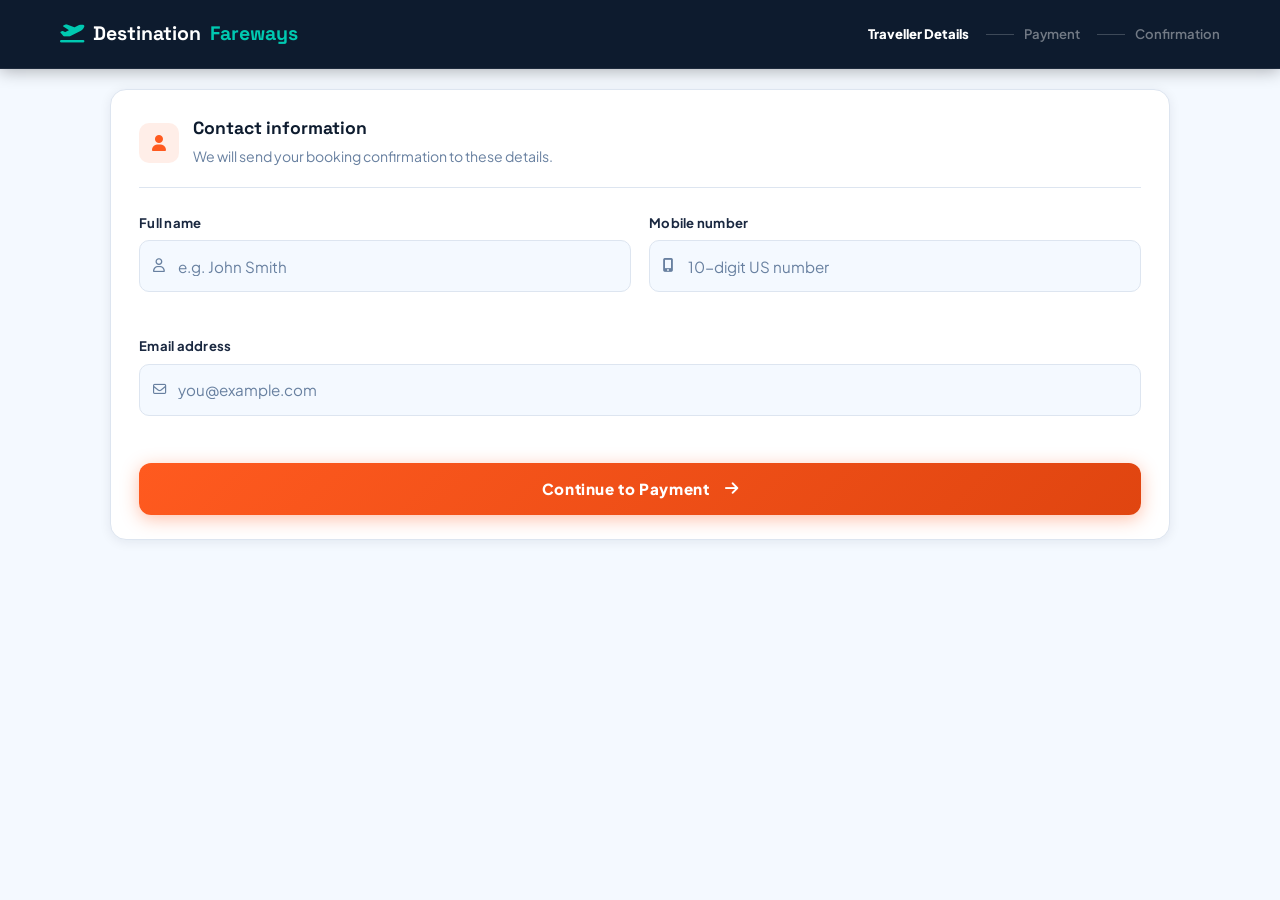
<file: booking-details.html>
<!doctype html>
<html lang="en">
  <head>
    <meta charset="UTF-8" />
    <meta name="viewport" content="width=device-width, initial-scale=1.0" />
    <title>Traveller Details | Destination Fareways</title>
    <meta name="robots" content="noindex, nofollow" />
    <link rel="preconnect" href="https://fonts.googleapis.com" />
    <link rel="preconnect" href="https://fonts.gstatic.com" crossorigin />
    <link
      href="https://fonts.googleapis.com/css2?family=Plus+Jakarta+Sans:wght@300;400;500;600;700;800&family=Space+Grotesk:wght@400;500;600;700;800&display=swap"
      rel="stylesheet"
    />
    <link
      rel="stylesheet"
      href="https://cdnjs.cloudflare.com/ajax/libs/font-awesome/6.5.0/css/all.min.css"
    />
    <link rel="stylesheet" href="styles.css" />
  </head>
  <body class="checkout-page">
    <header class="checkout-top">
      <div class="checkout-container checkout-top-inner">
        <a href="index.html" class="checkout-brand">
          <i class="fa-solid fa-plane-departure"></i>
          Destination<strong>Fareways</strong>
        </a>
        <nav class="checkout-steps" aria-label="Booking steps">
          <span id="stepTraveller" class="active">Traveller Details</span>
          <span id="stepPayment">Payment</span>
          <span>Confirmation</span>
        </nav>
      </div>
    </header>

    <main class="checkout-shell">
      <div class="checkout-container narrow">
        <!-- ════════════════════════════════════════
           SECTION 1 — Traveller details
           ════════════════════════════════════════ -->
        <section class="checkout-form-card panel-fade-in" id="travellerPanel">
          <div class="form-head-row">
            <div class="form-section-icon">
              <i class="fa-solid fa-user"></i>
            </div>
            <div class="form-head">
              <h2>Contact information</h2>
              <p>We will send your booking confirmation to these details.</p>
            </div>
          </div>

          <form id="travellerForm" novalidate>
            <div class="booking-form-grid">
              <label class="booking-field">
                <span>Full name</span>
                <div class="input-icon-wrap">
                  <i class="fa-regular fa-user input-icon"></i>
                  <input
                    type="text"
                    id="fullName"
                    autocomplete="name"
                    placeholder="e.g. John Smith"
                  />
                </div>
                <small class="field-error" id="nameError"></small>
              </label>

              <label class="booking-field">
                <span>Mobile number</span>
                <div class="input-icon-wrap">
                  <i class="fa-solid fa-mobile-screen-button input-icon"></i>
                  <input
                    type="tel"
                    id="phone"
                    autocomplete="tel"
                    placeholder="10-digit US number"
                  />
                </div>
                <small class="field-error" id="phoneError"></small>
              </label>

              <label class="booking-field full">
                <span>Email address</span>
                <div class="input-icon-wrap">
                  <i class="fa-regular fa-envelope input-icon"></i>
                  <input
                    type="email"
                    id="email"
                    autocomplete="email"
                    placeholder="you@example.com"
                  />
                </div>
                <small class="field-error" id="emailError"></small>
              </label>
            </div>

            <button type="submit" class="checkout-primary">
              Continue to Payment &nbsp;<i class="fa-solid fa-arrow-right"></i>
            </button>
          </form>
        </section>

        <!-- ════════════════════════════════════════
           SECTION 2 — Payment (hidden initially)
           ════════════════════════════════════════ -->
        <section class="checkout-form-card" id="paymentPanel" hidden>
          <!-- Top bar: back + title + network logos -->
          <div class="payment-panel-top">
            <button class="back-btn" onclick="goBack()">
              <i class="fa-solid fa-arrow-left"></i> Edit details
            </button>

            <div class="payment-panel-top-center">
              <h2>Secure Payment</h2>
              <p>Encrypted with 256-bit SSL &mdash; no real charge.</p>
            </div>

            <div class="card-networks">
              <div class="net-badge net-visa active" id="netVisa">VISA</div>
              <div class="net-badge net-mc" id="netMc">MC</div>
              <div class="net-badge net-amex" id="netAmex">AMEX</div>
              <div class="net-badge net-discover" id="netDisc">DISC</div>
            </div>
          </div>

          <!-- 2-column body -->
          <div class="payment-layout">
            <!-- LEFT — card fields -->
            <div class="payment-fields">
              <form id="paymentForm" novalidate>
                <div class="booking-form-grid">
                  <label class="booking-field full">
                    <span>Card number</span>
                    <div class="input-icon-wrap">
                      <i class="fa-regular fa-credit-card input-icon"></i>
                      <input
                        type="text"
                        id="cardNumber"
                        inputmode="numeric"
                        maxlength="19"
                        placeholder="1234  5678  9012  3456"
                        autocomplete="cc-number"
                      />
                      <span class="card-type-chip" id="cardTypeChip"></span>
                    </div>
                    <small class="field-error" id="cardError"></small>
                  </label>

                  <label class="booking-field full">
                    <span>Name on card</span>
                    <div class="input-icon-wrap">
                      <i class="fa-regular fa-id-card input-icon"></i>
                      <input
                        type="text"
                        id="cardName"
                        placeholder="As printed on card"
                        autocomplete="cc-name"
                      />
                    </div>
                  </label>

                  <label class="booking-field">
                    <span>Expiry date</span>
                    <div class="input-icon-wrap">
                      <i class="fa-regular fa-calendar input-icon"></i>
                      <input
                        type="text"
                        id="expiry"
                        inputmode="numeric"
                        maxlength="5"
                        placeholder="MM / YY"
                        autocomplete="cc-exp"
                      />
                    </div>
                    <small class="field-error" id="expiryError"></small>
                  </label>

                  <label class="booking-field">
                    <span
                      >CVV &nbsp;<span
                        class="cvv-help"
                        title="3-digit code on the back of your card"
                        ><i class="fa-solid fa-circle-question"></i></span
                    ></span>
                    <div class="input-icon-wrap">
                      <i class="fa-solid fa-lock input-icon"></i>
                      <input
                        type="password"
                        id="cvv"
                        inputmode="numeric"
                        maxlength="4"
                        placeholder="•••"
                        autocomplete="cc-csc"
                      />
                    </div>
                    <small class="field-error" id="cvvError"></small>
                  </label>
                </div>

                <!-- Total payable -->
                <div class="pay-total">
                  <div>
                    <span class="pay-total-label">Total payable</span>
                    <div class="pay-total-route" id="payRoute">
                      Flight booking
                    </div>
                  </div>
                  <strong id="payTotal">$227</strong>
                </div>

                <button type="submit" class="checkout-primary">
                  <i class="fa-solid fa-lock"></i> &nbsp;Pay Securely Now
                </button>

                <div class="secure-badges">
                  <span class="secure-badge"
                    ><i class="fa-solid fa-shield-halved"></i> 256-bit SSL</span
                  >
                  <span class="secure-badge"
                    ><i class="fa-solid fa-circle-check"></i> PCI DSS</span
                  >
                  <span class="secure-badge"
                    ><i class="fa-solid fa-lock"></i> Secure Checkout</span
                  >
                </div>
              </form>
            </div>

            <!-- RIGHT — live card preview -->
            <div class="payment-card-col">
              <div class="card-preview-wrap">
                <div class="card-preview" id="cardPreview">
                  <!-- Front face -->
                  <div class="card-face card-front">
                    <div class="card-top-row">
                      <div class="card-chip"></div>
                      <span class="card-brand-logo"
                        >Destination<br />Fareways</span
                      >
                    </div>
                    <p class="card-number-display" id="cardDisplay">
                      •••• &nbsp;•••• &nbsp;•••• &nbsp;••••
                    </p>
                    <div class="card-bottom-row">
                      <div
                        class="card-field-group"
                        style="flex: 1; min-width: 0"
                      >
                        <div class="card-label">Card Holder</div>
                        <div class="card-name-display" id="cardNameDisplay">
                          YOUR NAME
                        </div>
                      </div>
                      <div class="card-field-group">
                        <div class="card-label">Expires</div>
                        <div class="card-expiry-display" id="cardExpiryDisplay">
                          MM/YY
                        </div>
                      </div>
                      <div class="card-net-front" id="cardNetFront">
                        <span class="card-net-circle"></span>
                        <span class="card-net-circle"></span>
                      </div>
                    </div>
                  </div>

                  <!-- Back face -->
                  <div class="card-face card-back">
                    <div class="card-mag-strip"></div>
                    <div class="card-sig-row">
                      <div class="card-sig-strip"></div>
                      <div class="card-cvv-box" id="cardCvvDisplay">•••</div>
                    </div>
                    <p class="card-back-brand">
                      Destination Fareways &nbsp;&middot;&nbsp; Secure Payment
                    </p>
                  </div>
                </div>
              </div>
            </div>
          </div>
          <!-- /.payment-layout -->
        </section>
      </div>
    </main>

    <!-- ── Payment processing overlay ── -->
    <div class="pay-overlay" id="payOverlay">
      <div class="pay-overlay-card">
        <div class="pay-spinner" id="paySpinner"></div>
        <div class="pay-success-icon" id="paySuccessIcon">
          <i class="fa-solid fa-check"></i>
        </div>
        <h3 class="pay-overlay-title" id="payOverlayTitle">
          Processing payment…
        </h3>
        <p class="pay-overlay-sub" id="payOverlaySub">
          Please do not close this window.
        </p>
        <div class="pay-progress">
          <div class="pay-progress-bar" id="payProgressBar"></div>
        </div>
      </div>
    </div>

    <script>
      /* ── Prefill total ── */
      const fare = JSON.parse(
        localStorage.getItem("dfCheckoutFare") ||
          '{"total":227,"route":"Flight booking"}',
      );
      document.getElementById("payTotal").textContent =
        "$" + (fare.total || 227);
      document.getElementById("payRoute").textContent =
        fare.route || "Flight booking";

      /* ── Helpers ── */
      function setError(id, msg) {
        const el = document.getElementById(id);
        if (el) el.textContent = msg || "";
      }

      function animateIn(section) {
        section.classList.remove("panel-fade-in");
        void section.offsetWidth; /* reflow to restart */
        section.classList.add("panel-fade-in");
      }

      /* ── Validators ── */
      function validName(v) {
        return /^[A-Za-z][A-Za-z\s'.,-]{1,}$/.test(v.trim());
      }
      function validPhone(v) {
        return /^\d{10}$/.test(v.replace(/\D/g, ""));
      }
      function validEmail(v) {
        return /^[^\s@]+@[^\s@]+\.[^\s@]{2,}$/.test(v.trim());
      }
      function validExpiry(v) {
        const m = v.match(/^(0[1-9]|1[0-2])\/(\d{2})$/);
        if (!m) return false;
        return new Date(2000 + +m[2], +m[1], 0, 23, 59, 59) >= new Date();
      }

      /* ── Step indicator sync ── */
      function setStep(step) {
        document
          .getElementById("stepTraveller")
          .classList.toggle("active", step === 1);
        document
          .getElementById("stepPayment")
          .classList.toggle("active", step === 2);
      }

      const mainEl = document.querySelector("main");

      /* ── Back button ── */
      function goBack() {
        const pay = document.getElementById("paymentPanel");
        const trav = document.getElementById("travellerPanel");
        pay.hidden = true;
        trav.hidden = false;
        mainEl.classList.remove("payment-step");
        animateIn(trav);
        setStep(1);
        window.scrollTo({ top: 0, behavior: "smooth" });
      }

      /* ── Step 1: traveller submit ── */
      document
        .getElementById("travellerForm")
        .addEventListener("submit", (e) => {
          e.preventDefault();
          const name = document.getElementById("fullName").value;
          const phone = document.getElementById("phone").value;
          const email = document.getElementById("email").value;
          setError(
            "nameError",
            validName(name) ? "" : "Enter a valid full name.",
          );
          setError(
            "phoneError",
            validPhone(phone) ? "" : "Enter a valid 10-digit number.",
          );
          setError(
            "emailError",
            validEmail(email) ? "" : "Enter a valid email address.",
          );
          if (!validName(name) || !validPhone(phone) || !validEmail(email))
            return;

          localStorage.setItem(
            "dfTraveller",
            JSON.stringify({
              name: name.trim(),
              phone: phone.replace(/\D/g, ""),
              email: email.trim(),
            }),
          );

          document.getElementById("travellerPanel").hidden = true;
          const pay = document.getElementById("paymentPanel");
          pay.hidden = false;
          mainEl.classList.add("payment-step");
          animateIn(pay);
          setStep(2);
          window.scrollTo({ top: 0, behavior: "smooth" });
        });

      /* ── Card network detection ── */
      const netMap = [
        { re: /^4/, name: "visa", label: "VISA", el: "netVisa" },
        { re: /^5[1-5]/, name: "mc", label: "MC", el: "netMc" },
        { re: /^3[47]/, name: "amex", label: "AMEX", el: "netAmex" },
        { re: /^6(?:011|5)/, name: "discover", label: "DISC", el: "netDisc" },
      ];

      function setAllNetworks(active) {
        netMap.forEach((n) => {
          document
            .getElementById(n.el)
            .classList.toggle("active", !active || active === n.name);
        });
      }

      /* ── Card number ── */
      document.getElementById("cardNumber").addEventListener("input", (e) => {
        const raw = e.target.value.replace(/\D/g, "").slice(0, 16);
        e.target.value = raw.replace(/(.{4})/g, "$1 ").trim();
        const parts = raw.padEnd(16, "•").match(/.{4}/g);
        document.getElementById("cardDisplay").textContent = parts.join("  ");

        const net = netMap.find((n) => n.re.test(raw));
        const chip = document.getElementById("cardTypeChip");
        if (net && raw.length > 0) {
          chip.textContent = net.label;
          chip.className = `card-type-chip show ${net.name}`;
          setAllNetworks(net.name);
        } else {
          chip.className = "card-type-chip";
          setAllNetworks(null);
        }
      });

      /* ── Name on card ── */
      document.getElementById("cardName").addEventListener("input", (e) => {
        const val = e.target.value.trim().toUpperCase() || "YOUR NAME";
        document.getElementById("cardNameDisplay").textContent = val.slice(
          0,
          22,
        );
      });

      /* ── Expiry ── */
      document.getElementById("expiry").addEventListener("input", (e) => {
        const d = e.target.value.replace(/\D/g, "").slice(0, 4);
        e.target.value = d.length > 2 ? d.slice(0, 2) + "/" + d.slice(2) : d;
        document.getElementById("cardExpiryDisplay").textContent =
          e.target.value || "MM/YY";
      });

      /* ── CVV — flip card ── */
      const cvvInput = document.getElementById("cvv");
      cvvInput.addEventListener("focus", () =>
        document.getElementById("cardPreview").classList.add("flipped"),
      );
      cvvInput.addEventListener("blur", () =>
        document.getElementById("cardPreview").classList.remove("flipped"),
      );
      cvvInput.addEventListener("input", (e) => {
        document.getElementById("cardCvvDisplay").textContent =
          "•".repeat(Math.min(e.target.value.length, 4)) || "•••";
      });

      /* ── Step 2: payment submit + overlay ── */
      document.getElementById("paymentForm").addEventListener("submit", (e) => {
        e.preventDefault();
        const card = document
          .getElementById("cardNumber")
          .value.replace(/\D/g, "");
        const expiry = document.getElementById("expiry").value;
        const cvv = document.getElementById("cvv").value;
        const cardOk = /^\d{16}$/.test(card);
        const expiryOk = validExpiry(expiry);
        const cvvOk = /^\d{3,4}$/.test(cvv);
        setError(
          "cardError",
          cardOk ? "" : "Enter a valid 16-digit card number.",
        );
        setError(
          "expiryError",
          expiryOk ? "" : "Enter a valid future expiry (MM/YY).",
        );
        setError("cvvError", cvvOk ? "" : "Enter a valid 3 or 4 digit CVV.");
        if (!cardOk || !expiryOk || !cvvOk) return;

        /* show overlay */
        const overlay = document.getElementById("payOverlay");
        const bar = document.getElementById("payProgressBar");
        const title = document.getElementById("payOverlayTitle");
        const sub = document.getElementById("payOverlaySub");
        overlay.classList.add("active");
        requestAnimationFrame(() => {
          bar.style.width = "100%";
        });

        /* step messages */
        [
          {
            t: 500,
            h: "Verifying card details…",
            s: "Connecting to secure gateway.",
          },
          {
            t: 1300,
            h: "Authenticating payment…",
            s: "Your bank is approving the transaction.",
          },
          { t: 2100, h: "Confirming your booking…", s: "Almost done!" },
        ].forEach(({ t, h, s }) =>
          setTimeout(() => {
            title.textContent = h;
            sub.textContent = s;
          }, t),
        );

        /* success → redirect */
        setTimeout(() => {
          overlay.classList.add("success");
          title.textContent = "Payment successful!";
          sub.textContent = "Your booking is confirmed.";
          localStorage.setItem(
            "dfBookingRef",
            "DF" + Date.now().toString().slice(-8),
          );
          setTimeout(() => {
            window.location.href = "confirmation.html";
          }, 1100);
        }, 3000);
      });
    </script>
  </body>
</html>
</file>
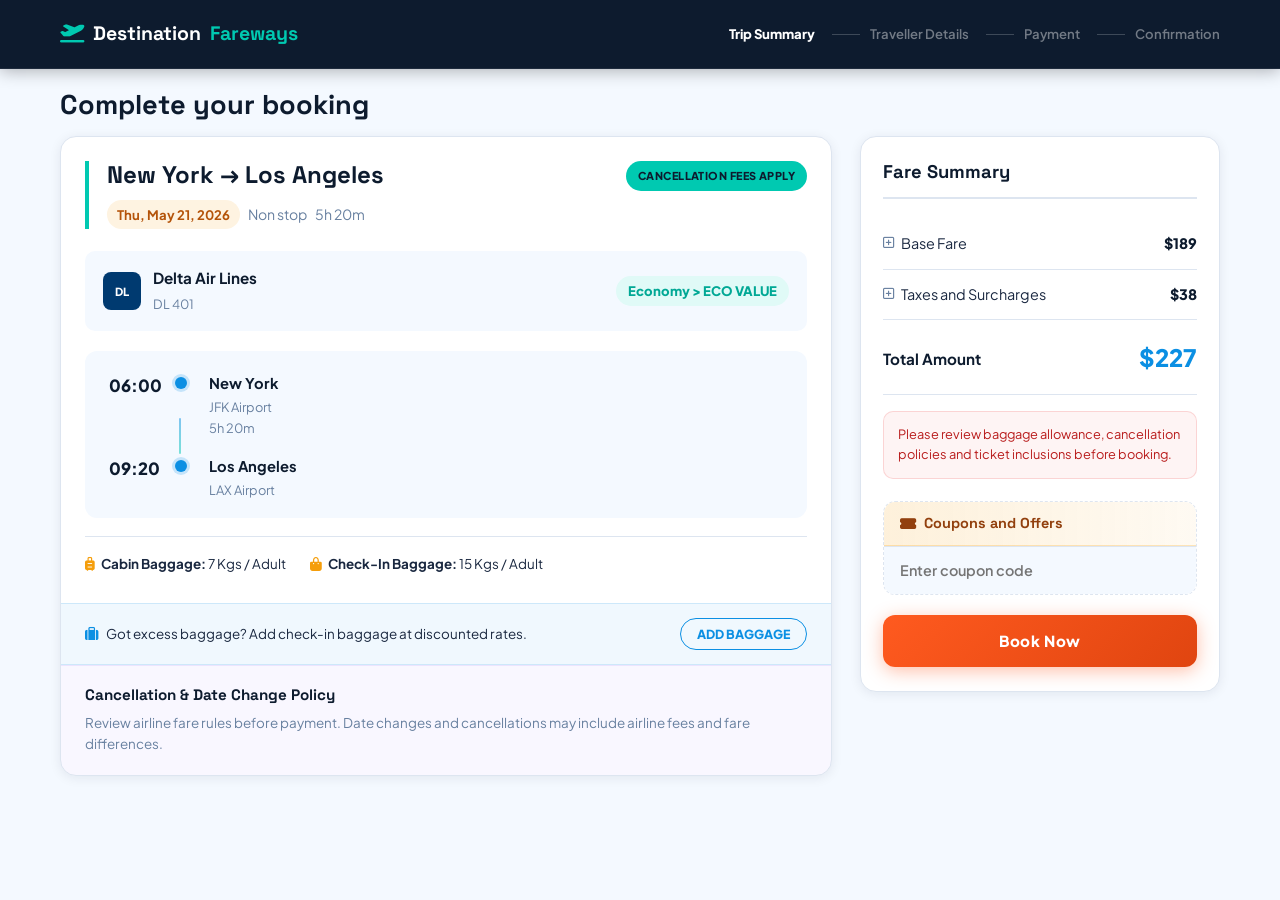
<file: checkout.html>
<!doctype html>
<html lang="en">
  <head>
    <meta charset="UTF-8" />
    <meta name="viewport" content="width=device-width, initial-scale=1.0" />
    <title>Complete Your Booking | Destination Fareways</title>
    <meta name="robots" content="noindex, nofollow" />
    <link rel="preconnect" href="https://fonts.googleapis.com" />
    <link rel="preconnect" href="https://fonts.gstatic.com" crossorigin />
    <link
      href="https://fonts.googleapis.com/css2?family=Plus+Jakarta+Sans:wght@300;400;500;600;700;800&family=Space+Grotesk:wght@400;500;600;700;800&display=swap"
      rel="stylesheet"
    />
    <link
      rel="stylesheet"
      href="https://cdnjs.cloudflare.com/ajax/libs/font-awesome/6.5.0/css/all.min.css"
    />
    <link rel="stylesheet" href="styles.css" />
  </head>
  <body class="checkout-page">
    <header class="checkout-top">
      <div class="checkout-container checkout-top-inner">
        <a href="index.html" class="checkout-brand">
          <i class="fa-solid fa-plane-departure"></i>
          Destination<strong>Fareways</strong>
        </a>
        <nav class="checkout-steps" aria-label="Booking steps">
          <span class="active">Trip Summary</span>
          <span>Traveller Details</span>
          <span>Payment</span>
          <span>Confirmation</span>
        </nav>
      </div>
    </header>

    <main class="checkout-shell">
      <div class="checkout-container">
        <h1 class="checkout-title">Complete your booking</h1>
        <div class="checkout-grid">
          <section class="trip-summary-card">
            <div class="trip-main-card">
              <div class="trip-route-head">
                <div>
                  <h2 id="coRoute">New York &rarr; Los Angeles</h2>
                  <div class="trip-meta">
                    <strong id="coDate">Thu, May 21, 2026</strong>
                    <span id="coStops">Non stop</span>
                    <span id="coDuration">5h 25m</span>
                  </div>
                </div>
                <span class="fare-rule-badge">CANCELLATION FEES APPLY</span>
              </div>

              <div class="airline-line">
                <div class="airline-logo-box al-delta" id="coLogo">DL</div>
                <div>
                  <strong id="coAirline">Delta Air Lines</strong>
                  <span id="coFlight">DL 401</span>
                </div>
                <div class="economy-tag">Economy &gt; ECO VALUE</div>
              </div>

              <div class="timeline-box">
                <div class="time-row">
                  <strong id="coDepTime">06:00</strong>
                  <div class="timeline-dot"></div>
                  <div>
                    <b id="coDepCity">New York</b>
                    <p id="coDepAirport">John F. Kennedy International</p>
                  </div>
                </div>
                <div class="duration-row">
                  <span></span>
                  <div class="timeline-line"></div>
                  <p id="coMidDuration">5h 25m</p>
                </div>
                <div class="time-row">
                  <strong id="coArrTime">09:20</strong>
                  <div class="timeline-dot"></div>
                  <div>
                    <b id="coArrCity">Los Angeles</b>
                    <p id="coArrAirport">Los Angeles International</p>
                  </div>
                </div>
              </div>

              <div class="baggage-row">
                <span
                  ><i class="fa-solid fa-suitcase-rolling"></i>
                  <b>Cabin Baggage:</b> 7 Kgs / Adult</span
                >
                <span
                  ><i class="fa-solid fa-bag-shopping"></i>
                  <b>Check-In Baggage:</b> 15 Kgs / Adult</span
                >
              </div>
            </div>

            <div class="helper-strip">
              <span
                ><i class="fa-solid fa-suitcase"></i> Got excess baggage? Add
                check-in baggage at discounted rates.</span
              >
              <button type="button">ADD BAGGAGE</button>
            </div>

            <section class="policy-card">
              <h3>Cancellation &amp; Date Change Policy</h3>
              <p>
                Review airline fare rules before payment. Date changes and
                cancellations may include airline fees and fare differences.
              </p>
            </section>
          </section>

          <aside class="fare-summary-card">
            <h2>Fare Summary</h2>
            <div class="fare-line">
              <span><i class="fa-regular fa-square-plus"></i> Base Fare</span>
              <strong id="coBaseFare">$189</strong>
            </div>
            <div class="fare-line">
              <span
                ><i class="fa-regular fa-square-plus"></i> Taxes and
                Surcharges</span
              >
              <strong id="coTaxes">$38</strong>
            </div>
            <div class="fare-total">
              <span>Total Amount</span>
              <strong id="coTotal">$227</strong>
            </div>
            <div class="fare-alert">
              Please review baggage allowance, cancellation policies and ticket
              inclusions before booking.
            </div>
            <div class="coupon-box">
              <h3>Coupons and Offers</h3>
              <input type="text" placeholder="Enter coupon code" />
            </div>
            <button class="checkout-primary" onclick="goToTravellerDetails()">
              Book Now
            </button>
          </aside>
        </div>
      </div>
    </main>

    <script>
      const selectedFlight = JSON.parse(
        localStorage.getItem("dfSelectedFlight") || "null",
      );
      const searchData = JSON.parse(localStorage.getItem("dfSearch") || "{}");
      const fallback = {
        airline: "Delta Air Lines",
        code: "DL",
        flight: "DL 401",
        dep: "06:00",
        arr: "09:20",
        depCity: "New York",
        arrCity: "Los Angeles",
        depApt: "JFK",
        arrApt: "LAX",
        dur: "5h 20m",
        stopTxt: "Non stop",
        price: 189,
        logo: "al-delta",
      };
      const flight = selectedFlight || fallback;
      const fromCity = (searchData.from || flight.depCity).split(",")[0];
      const toCity = (searchData.to || flight.arrCity).split(",")[0];
      const base = Number(flight.price || 189);
      const taxes = Math.round(base * 0.2);
      const total = base + taxes;

      function setText(id, value) {
        document.getElementById(id).textContent = value;
      }

      setText("coRoute", `${fromCity} \u2192 ${toCity}`);
      setText("coDate", searchData.depDate || "Thu, May 21, 2026");
      setText("coStops", flight.stopTxt || "Non stop");
      setText("coDuration", flight.dur || "5h 20m");
      setText("coAirline", flight.airline);
      setText("coFlight", flight.flight);
      setText("coDepTime", flight.dep);
      setText("coArrTime", flight.arr);
      setText("coDepCity", fromCity);
      setText("coArrCity", toCity);
      setText("coDepAirport", `${flight.depApt} Airport`);
      setText("coArrAirport", `${flight.arrApt} Airport`);
      setText("coMidDuration", flight.dur);
      setText("coBaseFare", `$${base}`);
      setText("coTaxes", `$${taxes}`);
      setText("coTotal", `$${total}`);
      const logo = document.getElementById("coLogo");
      logo.textContent = flight.code || "DF";
      logo.className = `airline-logo-box ${flight.logo || "al-delta"}`;

      localStorage.setItem(
        "dfCheckoutFare",
        JSON.stringify({
          base,
          taxes,
          total,
          route: `${fromCity} to ${toCity}`,
        }),
      );

      function goToTravellerDetails() {
        window.location.href = "booking-details.html";
      }
    </script>
  </body>
</html>
</file>
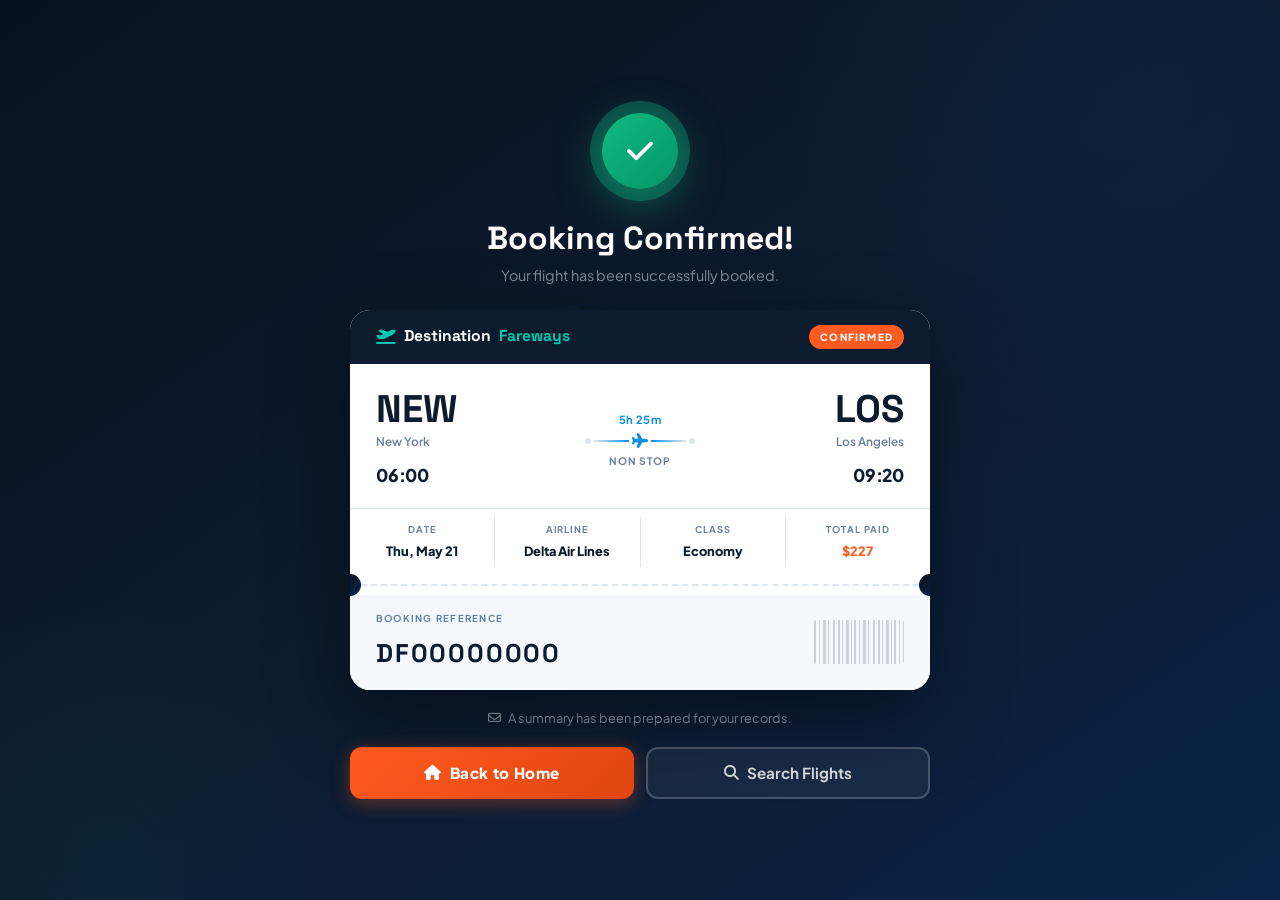
<file: confirmation.html>
<!doctype html>
<html lang="en">
  <head>
    <meta charset="UTF-8" />
    <meta name="viewport" content="width=device-width, initial-scale=1.0" />
    <title>Booking Confirmed | Destination Fareways</title>
    <meta name="robots" content="noindex, nofollow" />
    <link rel="preconnect" href="https://fonts.googleapis.com" />
    <link rel="preconnect" href="https://fonts.gstatic.com" crossorigin />
    <link
      href="https://fonts.googleapis.com/css2?family=Plus+Jakarta+Sans:wght@300;400;500;600;700;800&family=Space+Grotesk:wght@400;500;600;700;800&display=swap"
      rel="stylesheet"
    />
    <link
      rel="stylesheet"
      href="https://cdnjs.cloudflare.com/ajax/libs/font-awesome/6.5.0/css/all.min.css"
    />
    <link rel="stylesheet" href="styles.css" />
  </head>
  <body class="checkout-page">
    <main class="conf-shell">
      <!-- Decorative large background plane -->
      <div class="conf-bg-plane"><i class="fa-solid fa-plane"></i></div>

      <div class="conf-wrap">
        <!-- Animated checkmark -->
        <div class="conf-check-wrap">
          <div class="conf-ripple"></div>
          <div class="conf-ripple conf-ripple-2"></div>
          <div class="conf-check-circle">
            <i class="fa-solid fa-check"></i>
          </div>
        </div>

        <!-- Heading -->
        <div class="conf-title-area">
          <h1>Booking Confirmed!</h1>
          <p>Your flight has been successfully booked.</p>
        </div>

        <!-- ── Boarding pass ── -->
        <div class="conf-pass">
          <!-- Header bar -->
          <div class="conf-pass-header">
            <div class="conf-pass-brand">
              <i class="fa-solid fa-plane-departure"></i>
              Destination<strong>Fareways</strong>
            </div>
            <div class="conf-pass-chip">CONFIRMED</div>
          </div>

          <!-- Route -->
          <div class="conf-route">
            <div class="conf-endpoint">
              <div class="conf-iata" id="confFromCode">JFK</div>
              <div class="conf-city-name" id="confFrom">New York</div>
              <div class="conf-dep-time" id="confDepTime">06:00</div>
            </div>

            <div class="conf-flight-path">
              <div class="conf-flight-path-dur" id="confDur">5h 25m</div>
              <div class="conf-flight-track">
                <div class="conf-track-dot"></div>
                <div class="conf-track-line"></div>
                <i class="fa-solid fa-plane conf-track-plane"></i>
                <div class="conf-track-line right-line"></div>
                <div class="conf-track-dot"></div>
              </div>
              <div class="conf-flight-path-stops" id="confStops">Non stop</div>
            </div>

            <div class="conf-endpoint conf-endpoint-right">
              <div class="conf-iata" id="confToCode">LAX</div>
              <div class="conf-city-name" id="confTo">Los Angeles</div>
              <div class="conf-dep-time" id="confArrTime">09:20</div>
            </div>
          </div>

          <!-- Detail cells -->
          <div class="conf-details-strip">
            <div class="conf-detail-cell">
              <span>Date</span>
              <strong id="confDate">Thu, May 21</strong>
            </div>
            <div class="conf-cell-divider"></div>
            <div class="conf-detail-cell">
              <span>Airline</span>
              <strong id="confAirline">Delta Air Lines</strong>
            </div>
            <div class="conf-cell-divider"></div>
            <div class="conf-detail-cell">
              <span>Class</span>
              <strong>Economy</strong>
            </div>
            <div class="conf-cell-divider"></div>
            <div class="conf-detail-cell">
              <span>Total Paid</span>
              <strong class="accent" id="confTotal">$227</strong>
            </div>
          </div>

          <!-- Tear line -->
          <div class="conf-tear">
            <div class="conf-tear-notch left"></div>
            <div class="conf-tear-dash"></div>
            <div class="conf-tear-notch right"></div>
          </div>

          <!-- Booking reference stub -->
          <div class="conf-stub">
            <div class="conf-stub-ref-group">
              <div class="conf-stub-label">Booking Reference</div>
              <div class="conf-stub-ref" id="bookingRef">DF00000000</div>
            </div>
            <div class="conf-stub-barcode"></div>
          </div>
        </div>
        <!-- /.conf-pass -->

        <!-- Notice -->
        <p class="conf-notice">
          <i class="fa-regular fa-envelope"></i>
          A summary has been prepared for your records.
        </p>

        <!-- Action buttons -->
        <div class="conf-actions-row">
          <a href="index.html" class="checkout-primary">
            <i class="fa-solid fa-house"></i> Back to Home
          </a>
          <a href="flights.html" class="checkout-secondary">
            <i class="fa-solid fa-magnifying-glass"></i> Search Flights
          </a>
        </div>
      </div>
      <!-- /.conf-wrap -->
    </main>

    <script>
      const ref = localStorage.getItem("dfBookingRef") || "DF00000000";
      const fare = JSON.parse(
        localStorage.getItem("dfCheckoutFare") || '{"total":227}',
      );
      const flight = JSON.parse(
        localStorage.getItem("dfSelectedFlight") || "null",
      );
      const search = JSON.parse(localStorage.getItem("dfSearch") || "{}");

      document.getElementById("bookingRef").textContent = ref;
      document.getElementById("confTotal").textContent =
        "$" + (fare.total || 227);

      const fromRaw = search.from || (flight && flight.depCity) || "New York";
      const toRaw = search.to || (flight && flight.arrCity) || "Los Angeles";
      const fromCity = fromRaw.split(",")[0];
      const toCity = toRaw.split(",")[0];

      document.getElementById("confFrom").textContent = fromCity;
      document.getElementById("confTo").textContent = toCity;

      const codeFrom =
        (flight && flight.depApt) || fromCity.slice(0, 3).toUpperCase();
      const codeTo =
        (flight && flight.arrApt) || toCity.slice(0, 3).toUpperCase();
      document.getElementById("confFromCode").textContent = codeFrom;
      document.getElementById("confToCode").textContent = codeTo;

      if (flight) {
        document.getElementById("confDepTime").textContent =
          flight.dep || "06:00";
        document.getElementById("confArrTime").textContent =
          flight.arr || "09:20";
        document.getElementById("confDur").textContent = flight.dur || "5h 25m";
        document.getElementById("confStops").textContent =
          flight.stopTxt || "Non stop";
        document.getElementById("confAirline").textContent =
          flight.airline || "Delta Air Lines";
      }

      if (search.depDate)
        document.getElementById("confDate").textContent = search.depDate;
    </script>
  </body>
</html>
</file>
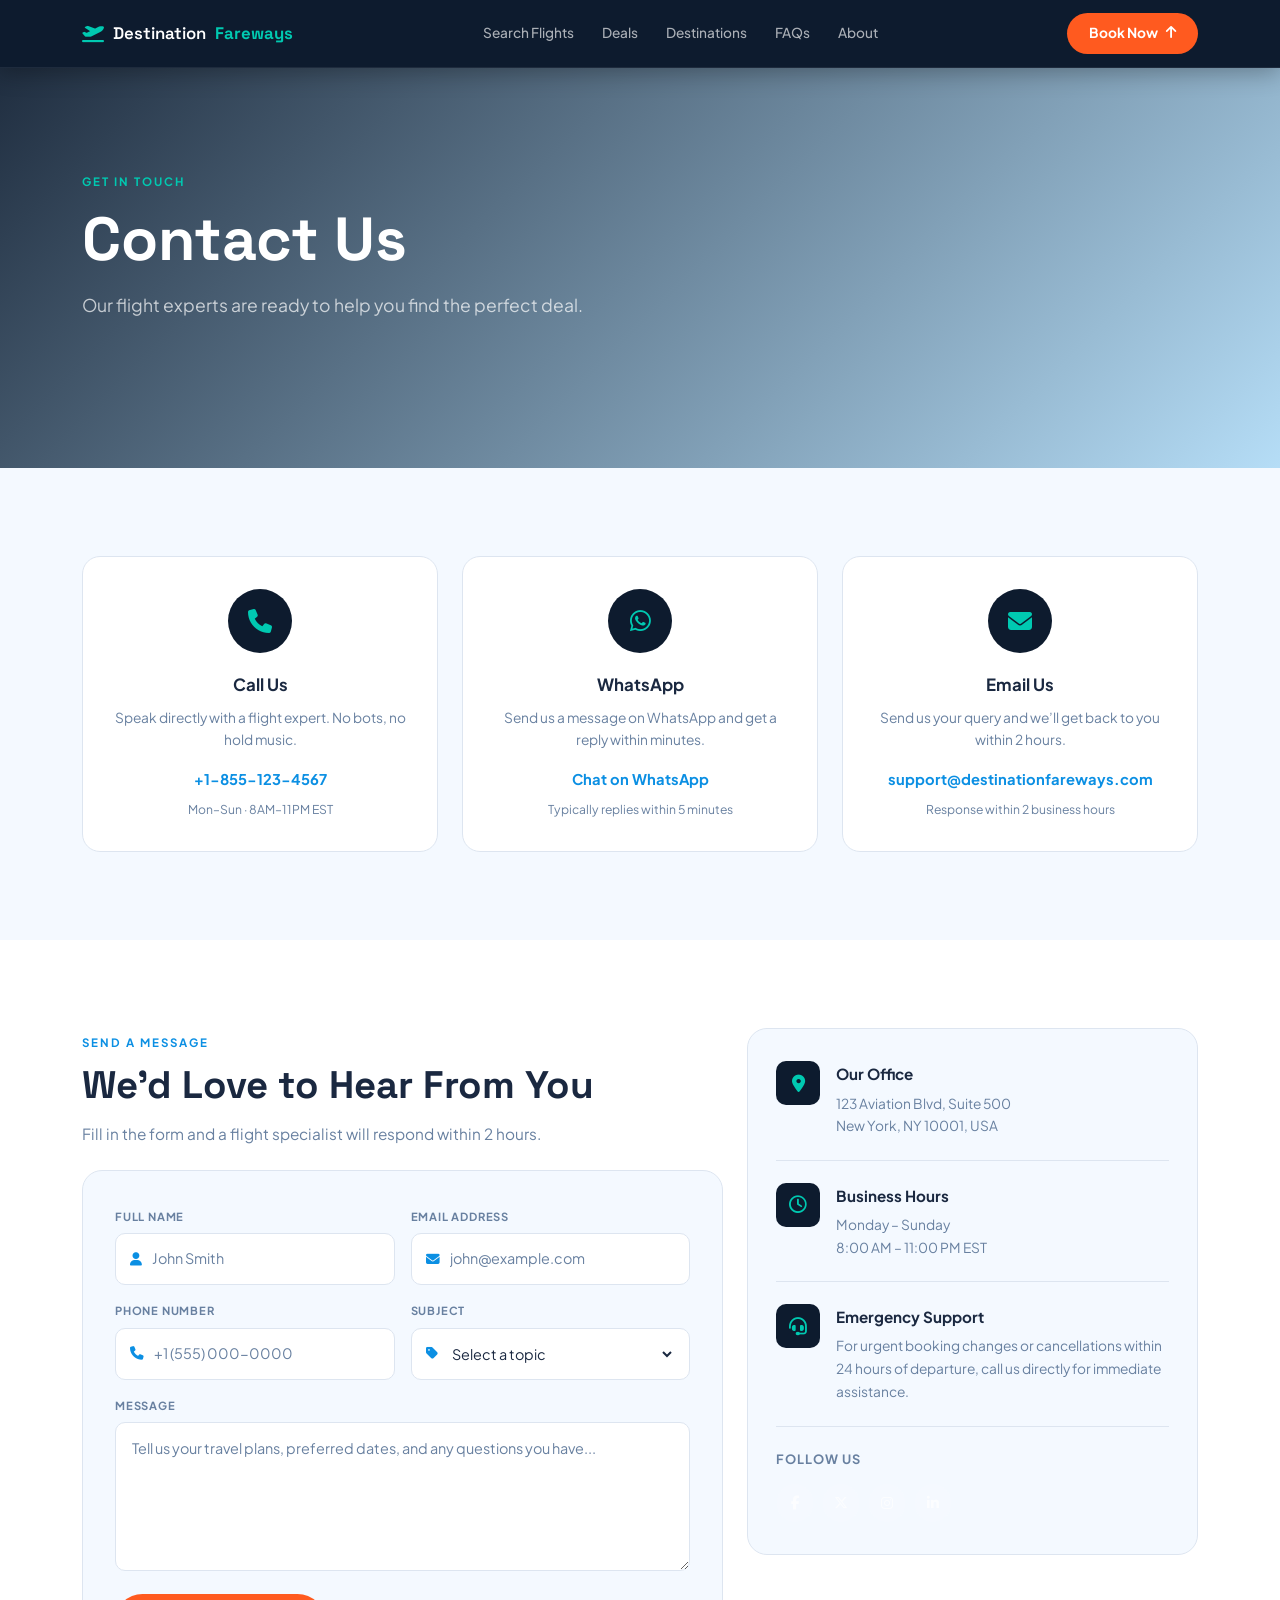
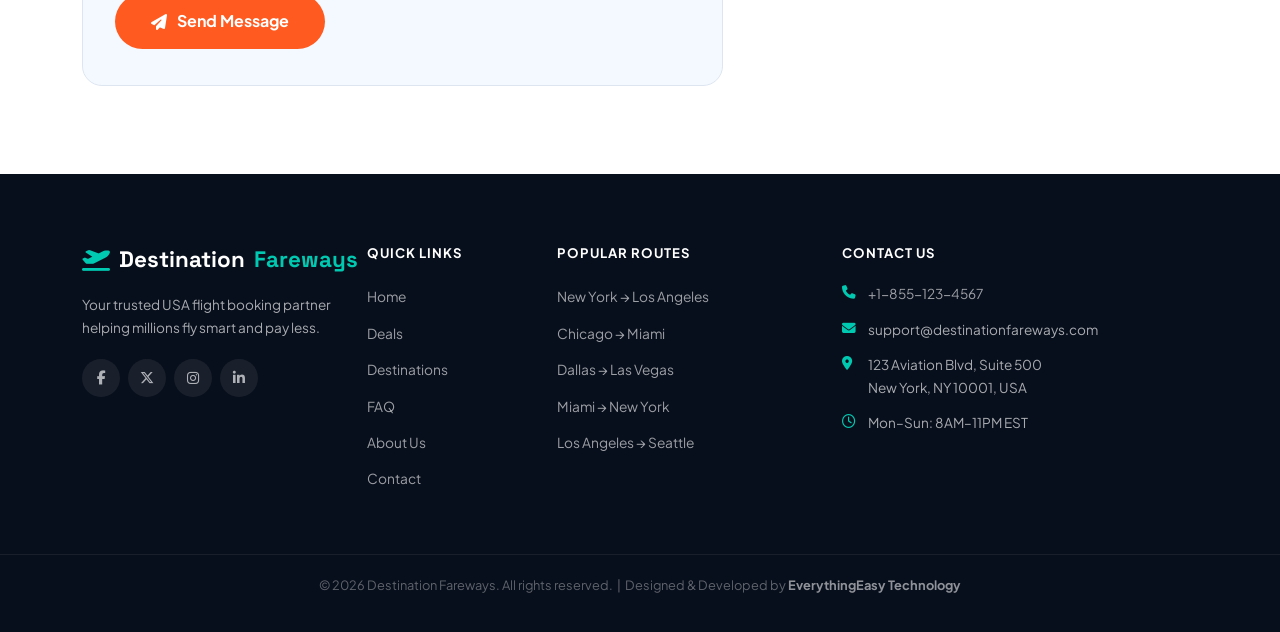
<file: contact.html>
<!doctype html>
<html lang="en">
  <head>
    <meta charset="UTF-8" />
    <meta name="viewport" content="width=device-width, initial-scale=1.0" />
    <title>
      Contact Destination Fareways — Call Our USA Flight Booking Experts 24/7
    </title>
    <meta
      name="description"
      content="Contact Destination Fareways USA. Call +1-855-123-4567 to speak with a US-based flight booking expert 24/7. Get cheap flight quotes, booking help &amp; cancellation support."
    />
    <meta
      name="keywords"
      content="contact Destination Fareways, flight booking customer service USA, cheap flights customer support, travel agent phone number USA, book flights by phone USA"
    />
    <meta name="robots" content="index, follow" />
    <meta name="geo.region" content="US" />
    <meta name="language" content="en-US" />
    <link rel="canonical" href="https://destinationfareways.com/contact.html" />
    <meta
      property="og:title"
      content="Contact Destination Fareways — USA Flight Booking Support"
    />
    <meta
      property="og:description"
      content="Call +1-855-123-4567 to speak with a US-based flight booking expert available 24/7."
    />
    <meta property="og:locale" content="en_US" />

    <link rel="preconnect" href="https://fonts.googleapis.com" />
    <link rel="preconnect" href="https://fonts.gstatic.com" crossorigin />
    <link
      href="https://fonts.googleapis.com/css2?family=Plus+Jakarta+Sans:wght@300;400;500;600;700;800&family=Space+Grotesk:wght@400;500;600;700;800&family=JetBrains+Mono:wght@400;600&display=swap"
      rel="stylesheet"
    />

    <link
      rel="stylesheet"
      href="https://cdn.jsdelivr.net/npm/bootstrap@5.3.2/dist/css/bootstrap.min.css"
    />
    <link
      rel="stylesheet"
      href="https://cdnjs.cloudflare.com/ajax/libs/font-awesome/6.5.0/css/all.min.css"
    />
    <link rel="stylesheet" href="https://unpkg.com/aos@2.3.1/dist/aos.css" />
    <link rel="stylesheet" href="styles.css" />
  </head>
  <body class="contact-page">
    <!-- STICKY NAV (always visible on inner pages) -->
    <nav class="sticky-nav visible" id="stickyNav" role="navigation">
      <div class="container">
        <div class="sticky-nav-inner">
          <a href="index.html" class="sticky-brand">
            <i class="fa-solid fa-plane-departure"></i>
            Destination<strong>Fareways</strong>
          </a>
          <div class="sticky-links">
            <a href="index.html#routes" class="sticky-link">Search Flights</a>
            <a href="index.html#deals" class="sticky-link">Deals</a>
            <a href="index.html#destinations" class="sticky-link"
              >Destinations</a
            >
            <a href="index.html#faq" class="sticky-link">FAQs</a>
            <a href="about.html" class="sticky-link">About</a>
          </div>
          <a href="index.html" class="sticky-cta">
            Book Now <i class="fa-solid fa-arrow-up"></i>
          </a>
        </div>
      </div>
    </nav>

    <!-- PAGE HERO -->
    <section class="page-hero">
      <div class="page-hero-overlay"></div>
      <div class="container">
        <div class="page-hero-content" data-aos="fade-up">
          <div class="page-hero-eyebrow">Get in Touch</div>
          <h1 class="page-hero-title">Contact Us</h1>
          <p class="page-hero-sub">
            Our flight experts are ready to help you find the perfect deal.
          </p>
        </div>
      </div>
    </section>

    <!-- CONTACT INFO CARDS -->
    <section class="bg-soft">
      <div class="container">
        <div class="row g-4 justify-content-center" data-aos="fade-up">
          <div class="col-md-4">
            <div class="contact-info-card">
              <div class="contact-info-icon">
                <i class="fa-solid fa-phone"></i>
              </div>
              <div class="contact-info-title">Call Us</div>
              <p class="contact-info-desc">
                Speak directly with a flight expert. No bots, no hold music.
              </p>
              <a href="tel:+18551234567" class="contact-info-link"
                >+1-855-123-4567</a
              >
              <div class="contact-info-note">
                Mon&ndash;Sun &middot; 8AM&ndash;11PM EST
              </div>
            </div>
          </div>

          <div class="col-md-4">
            <div class="contact-info-card">
              <div class="contact-info-icon">
                <i class="fa-brands fa-whatsapp"></i>
              </div>
              <div class="contact-info-title">WhatsApp</div>
              <p class="contact-info-desc">
                Send us a message on WhatsApp and get a reply within minutes.
              </p>
              <a
                href="https://wa.me/18551234567"
                target="_blank"
                rel="noopener noreferrer"
                class="contact-info-link"
                >Chat on WhatsApp</a
              >
              <div class="contact-info-note">
                Typically replies within 5 minutes
              </div>
            </div>
          </div>

          <div class="col-md-4">
            <div class="contact-info-card">
              <div class="contact-info-icon">
                <i class="fa-solid fa-envelope"></i>
              </div>
              <div class="contact-info-title">Email Us</div>
              <p class="contact-info-desc">
                Send us your query and we&rsquo;ll get back to you within 2
                hours.
              </p>
              <a
                href="mailto:support@destinationfareways.com"
                class="contact-info-link"
                >support@destinationfareways.com</a
              >
              <div class="contact-info-note">
                Response within 2 business hours
              </div>
            </div>
          </div>
        </div>
      </div>
    </section>

    <!-- CONTACT FORM + MAP -->
    <section class="bg-white">
      <div class="container">
        <div class="row gy-5 align-items-start">
          <!-- Form -->
          <div class="col-lg-7" data-aos="fade-right">
            <div class="section-eyebrow">Send a Message</div>
            <h2 class="section-title">We&rsquo;d Love to Hear From You</h2>
            <p class="section-sub mb-4">
              Fill in the form and a flight specialist will respond within 2
              hours.
            </p>

            <form
              class="contact-form"
              id="contactForm"
              onsubmit="submitContactForm(event)"
              novalidate
            >
              <div class="row g-3">
                <div class="col-sm-6">
                  <label class="cf-label" for="cfName">Full Name</label>
                  <div class="cf-input-wrap">
                    <i class="fa-solid fa-user cf-icon"></i>
                    <input
                      type="text"
                      id="cfName"
                      class="cf-input"
                      placeholder="John Smith"
                      required
                    />
                  </div>
                </div>
                <div class="col-sm-6">
                  <label class="cf-label" for="cfEmail">Email Address</label>
                  <div class="cf-input-wrap">
                    <i class="fa-solid fa-envelope cf-icon"></i>
                    <input
                      type="email"
                      id="cfEmail"
                      class="cf-input"
                      placeholder="john@example.com"
                      required
                    />
                  </div>
                </div>
                <div class="col-sm-6">
                  <label class="cf-label" for="cfPhone">Phone Number</label>
                  <div class="cf-input-wrap">
                    <i class="fa-solid fa-phone cf-icon"></i>
                    <input
                      type="tel"
                      id="cfPhone"
                      class="cf-input"
                      placeholder="+1 (555) 000-0000"
                    />
                  </div>
                </div>
                <div class="col-sm-6">
                  <label class="cf-label" for="cfSubject">Subject</label>
                  <div class="cf-input-wrap">
                    <i class="fa-solid fa-tag cf-icon"></i>
                    <select id="cfSubject" class="cf-input cf-select" required>
                      <option value="" disabled selected>Select a topic</option>
                      <option>Flight Booking Inquiry</option>
                      <option>Change or Cancellation</option>
                      <option>Best Price Guarantee</option>
                      <option>Business Class Deals</option>
                      <option>Group Booking (10+ pax)</option>
                      <option>Other</option>
                    </select>
                  </div>
                </div>
                <div class="col-12">
                  <label class="cf-label" for="cfMessage">Message</label>
                  <textarea
                    id="cfMessage"
                    class="cf-textarea"
                    rows="5"
                    placeholder="Tell us your travel plans, preferred dates, and any questions you have..."
                    required
                  ></textarea>
                </div>
                <div class="col-12">
                  <button type="submit" class="cf-submit-btn">
                    <i class="fa-solid fa-paper-plane"></i> Send Message
                  </button>
                </div>
              </div>
            </form>
          </div>

          <!-- Sidebar info -->
          <div class="col-lg-5" data-aos="fade-left">
            <div class="contact-sidebar">
              <div class="cs-block">
                <div class="cs-icon">
                  <i class="fa-solid fa-location-dot"></i>
                </div>
                <div>
                  <div class="cs-title">Our Office</div>
                  <p class="cs-text">
                    123 Aviation Blvd, Suite 500<br />New York, NY 10001, USA
                  </p>
                </div>
              </div>
              <div class="cs-block">
                <div class="cs-icon"><i class="fa-regular fa-clock"></i></div>
                <div>
                  <div class="cs-title">Business Hours</div>
                  <p class="cs-text">
                    Monday &ndash; Sunday<br />8:00 AM &ndash; 11:00 PM EST
                  </p>
                </div>
              </div>
              <div class="cs-block">
                <div class="cs-icon"><i class="fa-solid fa-headset"></i></div>
                <div>
                  <div class="cs-title">Emergency Support</div>
                  <p class="cs-text">
                    For urgent booking changes or cancellations within 24 hours
                    of departure, call us directly for immediate assistance.
                  </p>
                </div>
              </div>

              <div class="cs-social-heading">Follow Us</div>
              <div class="footer-socials">
                <a href="#" class="footer-social-link" aria-label="Facebook"
                  ><i class="fa-brands fa-facebook-f"></i
                ></a>
                <a href="#" class="footer-social-link" aria-label="Twitter"
                  ><i class="fa-brands fa-x-twitter"></i
                ></a>
                <a href="#" class="footer-social-link" aria-label="Instagram"
                  ><i class="fa-brands fa-instagram"></i
                ></a>
                <a href="#" class="footer-social-link" aria-label="LinkedIn"
                  ><i class="fa-brands fa-linkedin-in"></i
                ></a>
              </div>
            </div>
          </div>
        </div>
      </div>
    </section>

    <!-- FOOTER -->
    <footer class="site-footer">
      <div class="container">
        <div class="row g-4">
          <div class="col-lg-3 col-md-6">
            <div class="footer-brand">
              <i class="fa-solid fa-plane-departure"></i> Destination<span
                >Fareways</span
              >
            </div>
            <p class="footer-about">
              Your trusted USA flight booking partner helping millions fly smart
              and pay less.
            </p>
            <div class="footer-socials">
              <a href="#" class="footer-social-link" aria-label="Facebook"
                ><i class="fa-brands fa-facebook-f"></i
              ></a>
              <a href="#" class="footer-social-link" aria-label="Twitter"
                ><i class="fa-brands fa-x-twitter"></i
              ></a>
              <a href="#" class="footer-social-link" aria-label="Instagram"
                ><i class="fa-brands fa-instagram"></i
              ></a>
              <a href="#" class="footer-social-link" aria-label="LinkedIn"
                ><i class="fa-brands fa-linkedin-in"></i
              ></a>
            </div>
          </div>
          <div class="col-lg-2 col-md-6">
            <div class="footer-heading">Quick Links</div>
            <ul class="footer-links">
              <li><a href="index.html">Home</a></li>
              <li><a href="index.html#deals">Deals</a></li>
              <li><a href="index.html#destinations">Destinations</a></li>
              <li><a href="index.html#faq">FAQ</a></li>
              <li><a href="about.html">About Us</a></li>
              <li><a href="contact.html">Contact</a></li>
            </ul>
          </div>
          <div class="col-lg-3 col-md-6">
            <div class="footer-heading">Popular Routes</div>
            <ul class="footer-links">
              <li><a href="#">New York &rarr; Los Angeles</a></li>
              <li><a href="#">Chicago &rarr; Miami</a></li>
              <li><a href="#">Dallas &rarr; Las Vegas</a></li>
              <li><a href="#">Miami &rarr; New York</a></li>
              <li><a href="#">Los Angeles &rarr; Seattle</a></li>
            </ul>
          </div>
          <div class="col-lg-4 col-md-6">
            <div class="footer-heading">Contact Us</div>
            <div class="footer-contact-row">
              <i class="fa-solid fa-phone"></i
              ><span><a href="tel:+18551234567">+1-855-123-4567</a></span>
            </div>
            <div class="footer-contact-row">
              <i class="fa-solid fa-envelope"></i
              ><span>support@destinationfareways.com</span>
            </div>
            <div class="footer-contact-row">
              <i class="fa-solid fa-location-dot"></i
              ><span
                >123 Aviation Blvd, Suite 500<br />New York, NY 10001, USA</span
              >
            </div>
            <div class="footer-contact-row">
              <i class="fa-regular fa-clock"></i
              ><span>Mon&ndash;Sun: 8AM&ndash;11PM EST</span>
            </div>
          </div>
        </div>
      </div>
      <div class="footer-bottom">
        <div class="container">
          <p>
            &copy; 2026 Destination Fareways. All rights reserved. &nbsp;|&nbsp;
            Designed &amp; Developed by
            <strong>EverythingEasy Technology</strong>
          </p>
        </div>
      </div>
    </footer>

    <a href="tel:+18551234567" class="float-call" aria-label="Call us">
      <i class="fa-solid fa-phone"></i><span>Call Now</span>
    </a>

    <div class="toast-notify" id="toastNotify" role="alert" aria-live="polite">
      <i class="fa-solid fa-circle-check"></i>
      <span id="toastText">Message sent!</span>
    </div>

    <script src="https://cdn.jsdelivr.net/npm/bootstrap@5.3.2/dist/js/bootstrap.bundle.min.js"></script>
    <script src="https://unpkg.com/aos@2.3.1/dist/aos.js"></script>
    <script>
      AOS.init({ duration: 700, once: true, offset: 60 });

      function submitContactForm(e) {
        e.preventDefault();
        const name = document.getElementById("cfName").value.trim();
        const email = document.getElementById("cfEmail").value.trim();
        const message = document.getElementById("cfMessage").value.trim();
        if (!name || !email || !message) {
          showToast("Please fill in all required fields.", "#EF4444");
          return;
        }
        showToast(
          "Thanks, " + name + "! We'll reply within 2 hours.",
          "#10B981",
        );
        e.target.reset();
      }

      function showToast(msg, bg) {
        const el = document.getElementById("toastNotify");
        document.getElementById("toastText").textContent = msg;
        el.style.background = bg || "#10B981";
        el.classList.add("show");
        el.style.display = "flex";
        setTimeout(() => {
          el.classList.remove("show");
          el.style.display = "none";
        }, 4500);
      }
    </script>
  </body>
</html>
</file>
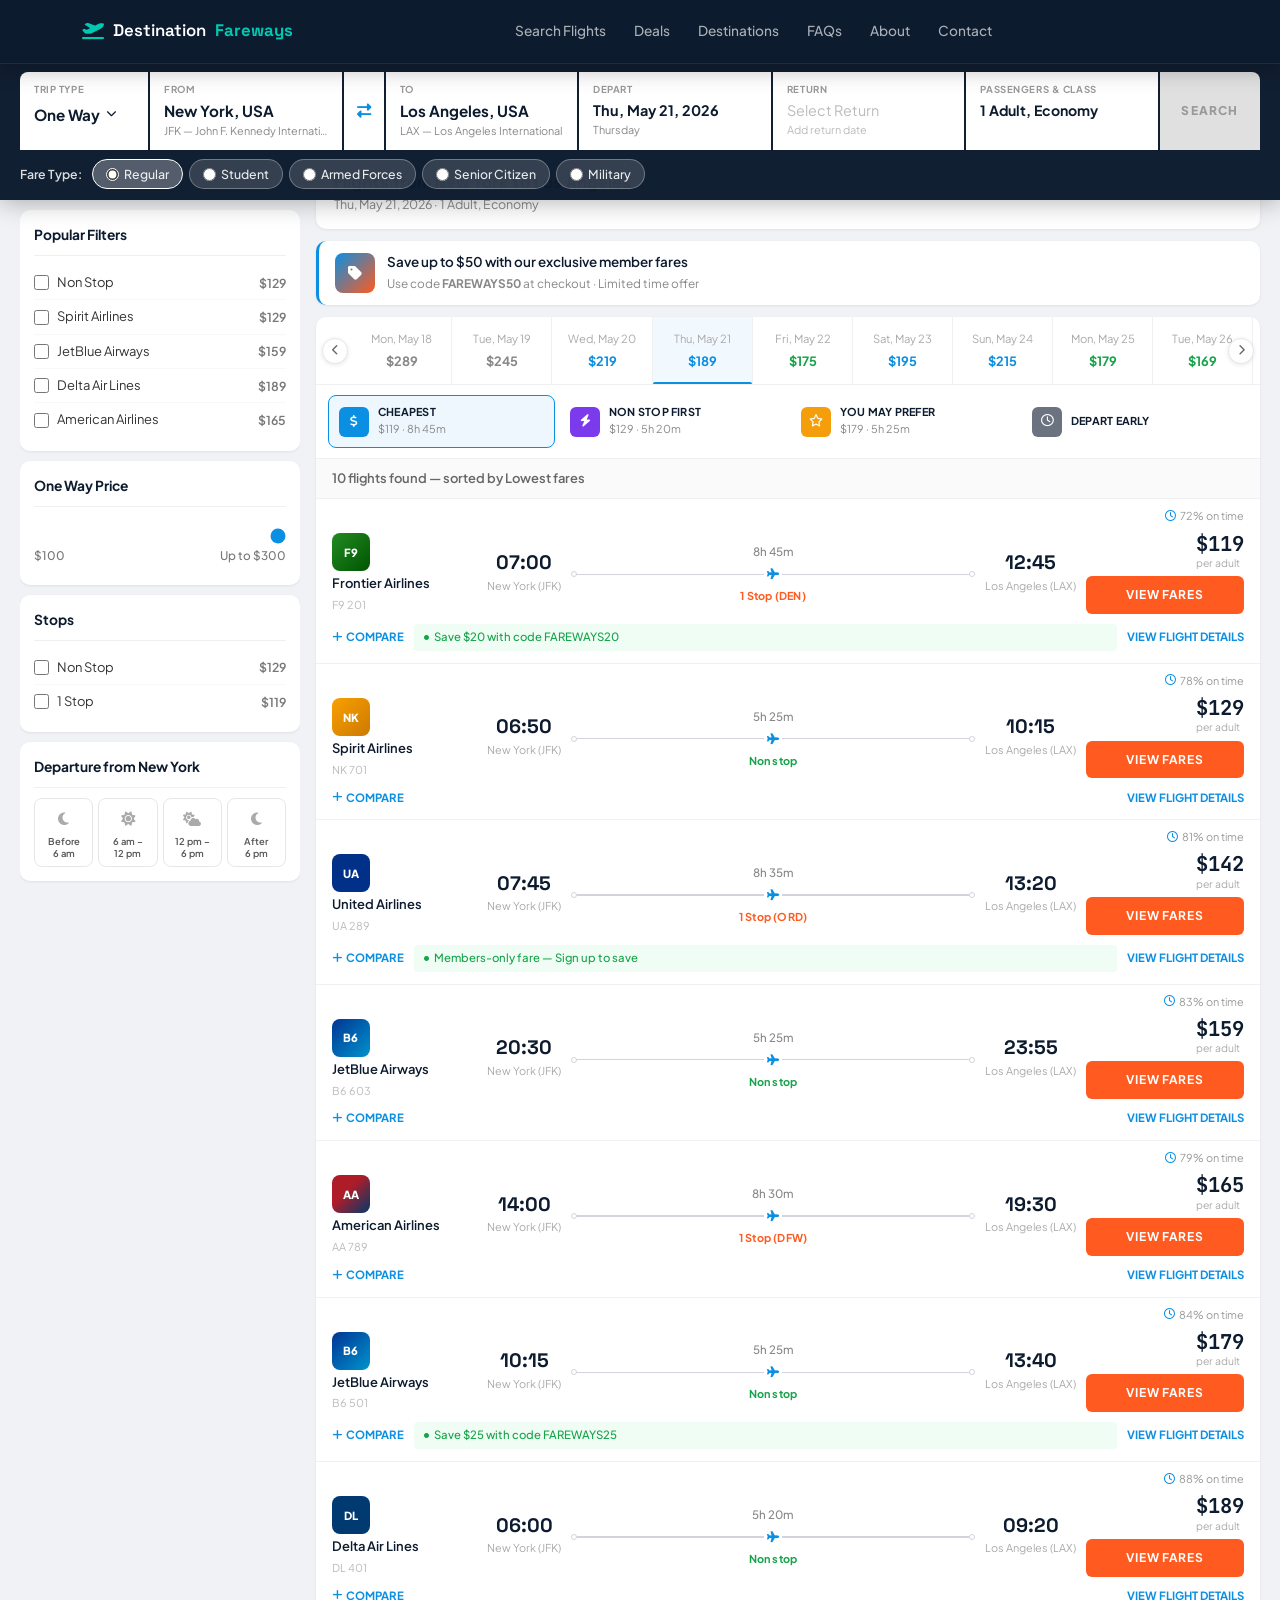
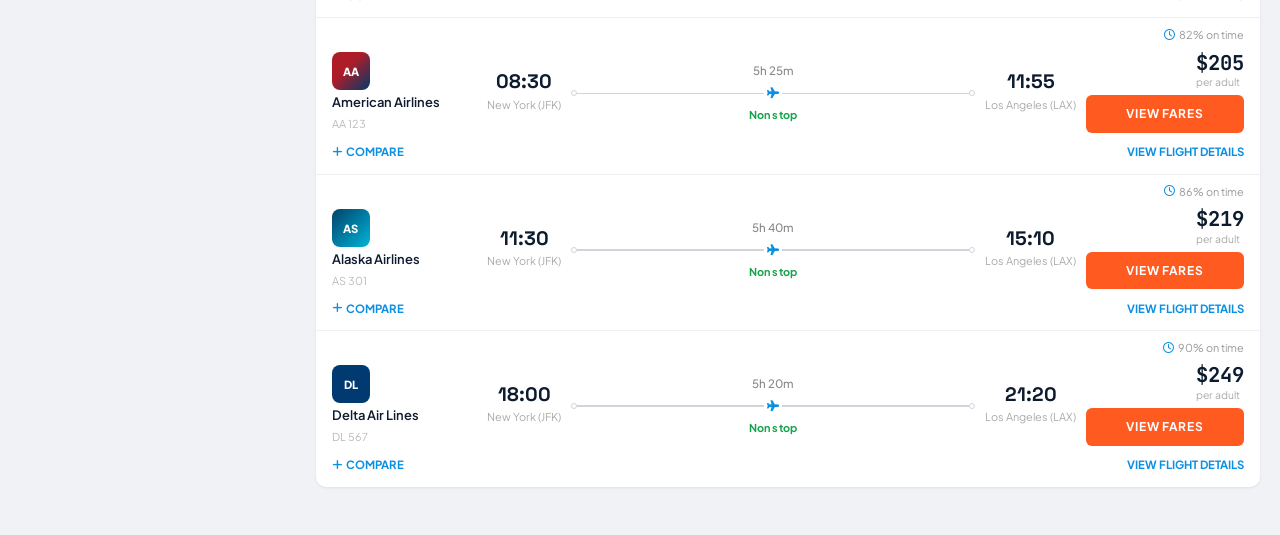
<file: flights.html>
<!doctype html>
<html lang="en">
  <head>
    <meta charset="UTF-8" />
    <meta name="viewport" content="width=device-width, initial-scale=1.0" />
    <title>Cheap Flights — Search Results | Destination Fareways</title>
    <meta
      name="description"
      content="Find the cheapest flights with Destination Fareways. Compare hundreds of airlines, filter by price, stops, departure time, and more."
    />
    <meta name="robots" content="noindex, nofollow" />
    <meta name="geo.region" content="US" />

    <link rel="preconnect" href="https://fonts.googleapis.com" />
    <link rel="preconnect" href="https://fonts.gstatic.com" crossorigin />
    <link
      href="https://fonts.googleapis.com/css2?family=Plus+Jakarta+Sans:wght@300;400;500;600;700;800&family=Space+Grotesk:wght@400;500;600;700;800&family=JetBrains+Mono:wght@400;600&display=swap"
      rel="stylesheet"
    />
    <link
      rel="stylesheet"
      href="https://cdn.jsdelivr.net/npm/bootstrap@5.3.2/dist/css/bootstrap.min.css"
    />
    <link
      rel="stylesheet"
      href="https://cdnjs.cloudflare.com/ajax/libs/font-awesome/6.5.0/css/all.min.css"
    />
    <link rel="stylesheet" href="styles.css" />
  </head>
  <body class="flights-page">
    <!-- ══════════════ STICKY NAV (mobile / always-visible) ══════════════ -->
    <nav class="sticky-nav visible" id="stickyNav" role="navigation">
      <div class="container">
        <div class="sticky-nav-inner">
          <a href="index.html" class="sticky-brand">
            <i class="fa-solid fa-plane-departure"></i>
            Destination<strong>Fareways</strong>
          </a>
          <div class="sticky-links">
            <a href="index.html" class="sticky-link">Search Flights</a>
            <a href="index.html#deals" class="sticky-link">Deals</a>
            <a href="index.html#destinations" class="sticky-link"
              >Destinations</a
            >
            <a href="index.html#faq" class="sticky-link">FAQs</a>
            <a href="about.html" class="sticky-link">About</a>
            <a href="contact.html" class="sticky-link">Contact</a>
          </div>
          <!-- no Book Now button on flights page -->
        </div>
      </div>
    </nav>

    <!-- ══════════════ DESKTOP SEARCH BAR ══════════════ -->
    <div class="flights-search-bar">
      <div class="fsb-inner">
        <div class="fsb-row">
          <div class="fsb-field fsb-trip-type">
            <div class="fsb-label">TRIP TYPE</div>
            <div class="fsb-trip-val" id="fsbTripType">
              One Way
              <i
                class="fa-solid fa-chevron-down"
                style="font-size: 0.65rem"
              ></i>
            </div>
          </div>

          <div class="fsb-field">
            <div class="fsb-label">FROM</div>
            <div class="fsb-city" id="fsbFromCity">New York, USA</div>
            <div class="fsb-code" id="fsbFromCode">
              JFK — John F. Kennedy International
            </div>
          </div>

          <button class="fsb-swap" title="Swap cities" onclick="fsbSwap()">
            <i class="fa-solid fa-right-left"></i>
          </button>

          <div class="fsb-field">
            <div class="fsb-label">TO</div>
            <div class="fsb-city" id="fsbToCity">Los Angeles, USA</div>
            <div class="fsb-code" id="fsbToCode">
              LAX — Los Angeles International
            </div>
          </div>

          <div class="fsb-field">
            <div class="fsb-label">DEPART</div>
            <div class="fsb-date-main" id="fsbDepartMain">
              Thu, May 21, 2026
            </div>
            <div class="fsb-date-day" id="fsbDepartDay">Thursday</div>
          </div>

          <div class="fsb-field">
            <div class="fsb-label">RETURN</div>
            <div class="fsb-date-main fsb-dim">Select Return</div>
            <div class="fsb-date-day fsb-dim">Add return date</div>
          </div>

          <div class="fsb-field">
            <div class="fsb-label">PASSENGERS &amp; CLASS</div>
            <div class="fsb-pax-val" id="fsbPax">1 Adult, Economy</div>
            <div class="fsb-code">&nbsp;</div>
          </div>

          <button
            class="fsb-search-btn"
            onclick="window.location.href = 'index.html'"
          >
            SEARCH
          </button>
        </div>
        <!-- /fsb-row -->

        <div class="fare-type-row">
          <span class="fare-type-label">Fare Type:</span>
          <label class="fare-type-opt ft-active" onclick="setFareType(this)"
            ><input type="radio" name="fareType" checked /> Regular</label
          >
          <label class="fare-type-opt" onclick="setFareType(this)"
            ><input type="radio" name="fareType" /> Student</label
          >
          <label class="fare-type-opt" onclick="setFareType(this)"
            ><input type="radio" name="fareType" /> Armed Forces</label
          >
          <label class="fare-type-opt" onclick="setFareType(this)"
            ><input type="radio" name="fareType" /> Senior Citizen</label
          >
          <label class="fare-type-opt" onclick="setFareType(this)"
            ><input type="radio" name="fareType" /> Military</label
          >
        </div>
      </div>
    </div>

    <!-- ══════════════ MOBILE SEARCH SUMMARY (below sticky nav) ══════════════ -->
    <div class="flights-mobile-summary" id="flightsMobileSummary">
      <div class="fms-route" id="fmsMobileRoute">JFK &rarr; LAX</div>
      <div class="fms-details" id="fmsMobileDetails">
        May 21 &middot; 1 Adult &middot; Economy
      </div>
      <button class="fms-edit" onclick="window.location.href = 'index.html'">
        <i class="fa-solid fa-pen-to-square"></i> Edit
      </button>
    </div>

    <!-- ══════════════ MOBILE FILTER BAR ══════════════ -->
    <div class="filter-toggle-bar">
      <button class="filter-toggle-btn" onclick="openFilters()">
        <i class="fa-solid fa-sliders"></i> Filters
      </button>
      <div class="results-sort-pills">
        <button
          class="sort-pill active"
          onclick="sortFlights('cheapest', this)"
        >
          Cheapest
        </button>
        <button class="sort-pill" onclick="sortFlights('nonstop', this)">
          Non Stop
        </button>
        <button class="sort-pill" onclick="sortFlights('preferred', this)">
          Recommended
        </button>
        <button class="sort-pill" onclick="sortFlights('depart', this)">
          Early Depart
        </button>
      </div>
    </div>

    <!-- Filter overlay -->
    <div
      class="filter-overlay"
      id="filterOverlay"
      onclick="closeFilters()"
    ></div>
    <!-- Close button (shown inside sidebar on mobile) -->
    <button
      class="close-filters-btn"
      id="closeFilterBtn"
      onclick="closeFilters()"
    >
      <i class="fa-solid fa-xmark"></i>
    </button>

    <!-- ══════════════ MAIN LAYOUT ══════════════ -->
    <div class="flights-page-body">
      <div class="flights-layout">
        <!-- ── SIDEBAR FILTERS ── -->
        <aside class="filters-sidebar" id="filtersSidebar">
          <!-- Popular Filters -->
          <div class="filter-panel">
            <div class="filter-panel-title">Popular Filters</div>
            <label class="filter-check-item">
              <div class="filter-check-left">
                <input
                  type="checkbox"
                  id="popNonstop"
                  onchange="applyFilters()"
                />
                <span class="filter-check-name">Non Stop</span>
              </div>
              <span class="filter-check-price">$129</span>
            </label>
            <label class="filter-check-item">
              <div class="filter-check-left">
                <input
                  type="checkbox"
                  id="popSpirit"
                  data-airline="Spirit Airlines"
                  onchange="applyFilters()"
                />
                <span class="filter-check-name">Spirit Airlines</span>
              </div>
              <span class="filter-check-price">$129</span>
            </label>
            <label class="filter-check-item">
              <div class="filter-check-left">
                <input
                  type="checkbox"
                  id="popJetblue"
                  data-airline="JetBlue Airways"
                  onchange="applyFilters()"
                />
                <span class="filter-check-name">JetBlue Airways</span>
              </div>
              <span class="filter-check-price">$159</span>
            </label>
            <label class="filter-check-item">
              <div class="filter-check-left">
                <input
                  type="checkbox"
                  id="popDelta"
                  data-airline="Delta Air Lines"
                  onchange="applyFilters()"
                />
                <span class="filter-check-name">Delta Air Lines</span>
              </div>
              <span class="filter-check-price">$189</span>
            </label>
            <label class="filter-check-item">
              <div class="filter-check-left">
                <input
                  type="checkbox"
                  id="popAmerican"
                  data-airline="American Airlines"
                  onchange="applyFilters()"
                />
                <span class="filter-check-name">American Airlines</span>
              </div>
              <span class="filter-check-price">$165</span>
            </label>
          </div>

          <!-- Price Range -->
          <div class="filter-panel">
            <div class="filter-panel-title">One Way Price</div>
            <div class="price-range-wrap">
              <input
                type="range"
                class="price-range-input"
                id="priceRange"
                min="100"
                max="300"
                value="300"
                oninput="onPriceRange(this)"
              />
              <div class="price-range-labels">
                <span>$100</span>
                <span id="priceRangeVal">Up to $300</span>
              </div>
            </div>
          </div>

          <!-- Stops -->
          <div class="filter-panel">
            <div class="filter-panel-title">Stops</div>
            <label class="filter-check-item">
              <div class="filter-check-left">
                <input
                  type="checkbox"
                  id="stopNonstop"
                  onchange="applyFilters()"
                />
                <span class="filter-check-name">Non Stop</span>
              </div>
              <span class="filter-check-price">$129</span>
            </label>
            <label class="filter-check-item">
              <div class="filter-check-left">
                <input type="checkbox" id="stop1" onchange="applyFilters()" />
                <span class="filter-check-name">1 Stop</span>
              </div>
              <span class="filter-check-price">$119</span>
            </label>
          </div>

          <!-- Departure Time -->
          <div class="filter-panel">
            <div class="filter-panel-title">
              Departure from <span id="depCityShort">New York</span>
            </div>
            <div class="time-slot-grid">
              <button
                class="time-slot-btn"
                data-range="0-6"
                onclick="toggleTimeSlot(this, 'dep')"
              >
                <span class="time-slot-icon"
                  ><i class="fa-solid fa-moon"></i
                ></span>
                <span class="time-slot-label">Before<br />6 am</span>
              </button>
              <button
                class="time-slot-btn"
                data-range="6-12"
                onclick="toggleTimeSlot(this, 'dep')"
              >
                <span class="time-slot-icon"
                  ><i class="fa-solid fa-sun"></i
                ></span>
                <span class="time-slot-label">6 am –<br />12 pm</span>
              </button>
              <button
                class="time-slot-btn"
                data-range="12-18"
                onclick="toggleTimeSlot(this, 'dep')"
              >
                <span class="time-slot-icon"
                  ><i class="fa-solid fa-cloud-sun"></i
                ></span>
                <span class="time-slot-label">12 pm –<br />6 pm</span>
              </button>
              <button
                class="time-slot-btn"
                data-range="18-24"
                onclick="toggleTimeSlot(this, 'dep')"
              >
                <span class="time-slot-icon"
                  ><i class="fa-solid fa-moon"></i
                ></span>
                <span class="time-slot-label">After<br />6 pm</span>
              </button>
            </div>
          </div>

          <!-- Arrival Time -->
          <div class="filter-panel">
            <div class="filter-panel-title">
              Arrival at <span id="arrCityShort">Los Angeles</span>
            </div>
            <div class="time-slot-grid">
              <button
                class="time-slot-btn"
                data-range="0-6"
                onclick="toggleTimeSlot(this, 'arr')"
              >
                <span class="time-slot-icon"
                  ><i class="fa-solid fa-moon"></i
                ></span>
                <span class="time-slot-label">Before<br />6 am</span>
              </button>
              <button
                class="time-slot-btn"
                data-range="6-12"
                onclick="toggleTimeSlot(this, 'arr')"
              >
                <span class="time-slot-icon"
                  ><i class="fa-solid fa-sun"></i
                ></span>
                <span class="time-slot-label">6 am –<br />12 pm</span>
              </button>
              <button
                class="time-slot-btn"
                data-range="12-18"
                onclick="toggleTimeSlot(this, 'arr')"
              >
                <span class="time-slot-icon"
                  ><i class="fa-solid fa-cloud-sun"></i
                ></span>
                <span class="time-slot-label">12 pm –<br />6 pm</span>
              </button>
              <button
                class="time-slot-btn"
                data-range="18-24"
                onclick="toggleTimeSlot(this, 'arr')"
              >
                <span class="time-slot-icon"
                  ><i class="fa-solid fa-moon"></i
                ></span>
                <span class="time-slot-label">After<br />6 pm</span>
              </button>
            </div>
          </div>

          <!-- Departure Airports -->
          <div class="filter-panel">
            <div class="filter-panel-title">Departure Airports</div>
            <label class="filter-check-item">
              <div class="filter-check-left">
                <input type="checkbox" checked onchange="applyFilters()" />
                <span class="filter-check-name">John F. Kennedy (JFK)</span>
              </div>
              <span class="filter-check-price">$119</span>
            </label>
            <label class="filter-check-item">
              <div class="filter-check-left">
                <input type="checkbox" onchange="applyFilters()" />
                <span class="filter-check-name">LaGuardia (LGA)</span>
              </div>
              <span class="filter-check-price">$135</span>
            </label>
            <label class="filter-check-item">
              <div class="filter-check-left">
                <input type="checkbox" onchange="applyFilters()" />
                <span class="filter-check-name">Newark Liberty (EWR)</span>
              </div>
              <span class="filter-check-price">$125</span>
            </label>
          </div>

          <!-- Arrival Airports -->
          <div class="filter-panel">
            <div class="filter-panel-title">Arrival Airports</div>
            <label class="filter-check-item">
              <div class="filter-check-left">
                <input type="checkbox" checked onchange="applyFilters()" />
                <span class="filter-check-name">Los Angeles Intl (LAX)</span>
              </div>
              <span class="filter-check-price">$119</span>
            </label>
            <label class="filter-check-item">
              <div class="filter-check-left">
                <input type="checkbox" onchange="applyFilters()" />
                <span class="filter-check-name">Burbank (BUR)</span>
              </div>
              <span class="filter-check-price">$139</span>
            </label>
            <label class="filter-check-item">
              <div class="filter-check-left">
                <input type="checkbox" onchange="applyFilters()" />
                <span class="filter-check-name">Long Beach (LGB)</span>
              </div>
              <span class="filter-check-price">$129</span>
            </label>
          </div>

          <!-- Airlines -->
          <div class="filter-panel">
            <div class="filter-panel-title">Airlines</div>
            <label class="filter-check-item">
              <div class="filter-check-left">
                <input
                  type="checkbox"
                  data-airline="Delta Air Lines"
                  onchange="applyFilters()"
                />
                <span class="filter-check-name">Delta Air Lines</span>
              </div>
              <span class="filter-check-price">$189</span>
            </label>
            <label class="filter-check-item">
              <div class="filter-check-left">
                <input
                  type="checkbox"
                  data-airline="American Airlines"
                  onchange="applyFilters()"
                />
                <span class="filter-check-name">American Airlines</span>
              </div>
              <span class="filter-check-price">$165</span>
            </label>
            <label class="filter-check-item">
              <div class="filter-check-left">
                <input
                  type="checkbox"
                  data-airline="JetBlue Airways"
                  onchange="applyFilters()"
                />
                <span class="filter-check-name">JetBlue Airways</span>
              </div>
              <span class="filter-check-price">$159</span>
            </label>
            <label class="filter-check-item">
              <div class="filter-check-left">
                <input
                  type="checkbox"
                  data-airline="United Airlines"
                  onchange="applyFilters()"
                />
                <span class="filter-check-name">United Airlines</span>
              </div>
              <span class="filter-check-price">$142</span>
            </label>
            <label class="filter-check-item">
              <div class="filter-check-left">
                <input
                  type="checkbox"
                  data-airline="Spirit Airlines"
                  onchange="applyFilters()"
                />
                <span class="filter-check-name">Spirit Airlines</span>
              </div>
              <span class="filter-check-price">$129</span>
            </label>
            <label class="filter-check-item">
              <div class="filter-check-left">
                <input
                  type="checkbox"
                  data-airline="Alaska Airlines"
                  onchange="applyFilters()"
                />
                <span class="filter-check-name">Alaska Airlines</span>
              </div>
              <span class="filter-check-price">$219</span>
            </label>
            <label class="filter-check-item">
              <div class="filter-check-left">
                <input
                  type="checkbox"
                  data-airline="Frontier Airlines"
                  onchange="applyFilters()"
                />
                <span class="filter-check-name">Frontier Airlines</span>
              </div>
              <span class="filter-check-price">$119</span>
            </label>
          </div>
        </aside>
        <!-- /filters-sidebar -->

        <!-- ── RESULTS MAIN ── -->
        <main class="results-main">
          <div class="results-header">
            <h1 class="results-title" id="resultsTitle">
              Flights from New York to Los Angeles
            </h1>
            <div class="results-sub" id="resultsSub">
              Thursday, May 21, 2026 &middot; 1 Adult &middot; Economy
            </div>
          </div>

          <div class="promo-banner">
            <div class="promo-icon"><i class="fa-solid fa-tag"></i></div>
            <div>
              <div class="promo-text">
                Save up to $50 with our exclusive member fares
              </div>
              <div class="promo-sub">
                Use code <strong>FAREWAYS50</strong> at checkout &middot;
                Limited time offer
              </div>
            </div>
          </div>

          <div class="date-strip-wrap">
            <!-- Date strip -->
            <div class="date-strip-container">
              <button
                class="date-strip-arrow ds-prev"
                onclick="scrollDateStrip(-1)"
                aria-label="Previous dates"
              >
                <i class="fa-solid fa-chevron-left"></i>
              </button>
              <div class="date-strip" id="dateStrip"></div>
              <button
                class="date-strip-arrow ds-next"
                onclick="scrollDateStrip(1)"
                aria-label="Next dates"
              >
                <i class="fa-solid fa-chevron-right"></i>
              </button>
            </div>

            <!-- Sort tabs -->
            <div class="sort-tabs" id="sortTabs">
              <div
                class="sort-tab active"
                onclick="sortFlights('cheapest', this)"
              >
                <div class="sort-tab-icon">
                  <i class="fa-solid fa-dollar-sign"></i>
                </div>
                <div>
                  <div class="sort-tab-name">CHEAPEST</div>
                  <div class="sort-tab-price" id="stCheap">
                    $119 &middot; 8h 45m
                  </div>
                </div>
              </div>
              <div class="sort-tab" onclick="sortFlights('nonstop', this)">
                <div class="sort-tab-icon" style="background: #7c3aed">
                  <i class="fa-solid fa-bolt"></i>
                </div>
                <div>
                  <div class="sort-tab-name">NON STOP FIRST</div>
                  <div class="sort-tab-price" id="stNonstop">
                    $129 &middot; 5h 20m
                  </div>
                </div>
              </div>
              <div class="sort-tab" onclick="sortFlights('preferred', this)">
                <div class="sort-tab-icon" style="background: #f59e0b">
                  <i class="fa-regular fa-star"></i>
                </div>
                <div>
                  <div class="sort-tab-name">YOU MAY PREFER</div>
                  <div class="sort-tab-price" id="stPrefer">
                    $179 &middot; 5h 25m
                  </div>
                </div>
              </div>
              <div class="sort-tab" onclick="sortFlights('depart', this)">
                <div class="sort-tab-icon" style="background: #6b7280">
                  <i class="fa-regular fa-clock"></i>
                </div>
                <div>
                  <div class="sort-tab-name">DEPART EARLY</div>
                  <div class="sort-tab-price"></div>
                </div>
              </div>
            </div>

            <div class="results-count-bar" id="resultsCountBar">
              Flights sorted by Lowest fares on this route
            </div>

            <div class="flight-cards" id="flightCards"></div>

            <div class="no-results-msg" id="noResultsMsg" style="display: none">
              <i class="fa-solid fa-plane-circle-xmark"></i>
              <p>No flights match your current filters.</p>
              <button onclick="resetFilters()">Clear All Filters</button>
            </div>
          </div>
          <!-- /date-strip-wrap -->
        </main>
      </div>
    </div>

    <!-- Floating call button -->
    <a href="tel:+18551234567" class="float-call" aria-label="Call us">
      <i class="fa-solid fa-phone"></i><span>Call Now</span>
    </a>

    <script src="https://cdn.jsdelivr.net/npm/bootstrap@5.3.2/dist/js/bootstrap.bundle.min.js"></script>
    <script>
      /* ── Flight Data ── */
      const ALL_FLIGHTS = [
        {
          id: 1,
          airline: "Frontier Airlines",
          code: "F9",
          flight: "F9 201",
          logo: "al-frontier",
          dep: "07:00",
          depH: 7,
          arr: "12:45",
          arrH: 12,
          depApt: "JFK",
          arrApt: "LAX",
          depCity: "New York",
          arrCity: "Los Angeles",
          dur: "8h 45m",
          stops: 1,
          stopTxt: "1 Stop (DEN)",
          price: 119,
          ontime: "72% on time",
          deal: "Save $20 with code FAREWAYS20",
        },
        {
          id: 2,
          airline: "Spirit Airlines",
          code: "NK",
          flight: "NK 701",
          logo: "al-spirit",
          dep: "06:50",
          depH: 6,
          arr: "10:15",
          arrH: 10,
          depApt: "JFK",
          arrApt: "LAX",
          depCity: "New York",
          arrCity: "Los Angeles",
          dur: "5h 25m",
          stops: 0,
          stopTxt: "Non stop",
          price: 129,
          ontime: "78% on time",
          deal: null,
        },
        {
          id: 3,
          airline: "United Airlines",
          code: "UA",
          flight: "UA 289",
          logo: "al-united",
          dep: "07:45",
          depH: 7,
          arr: "13:20",
          arrH: 13,
          depApt: "JFK",
          arrApt: "LAX",
          depCity: "New York",
          arrCity: "Los Angeles",
          dur: "8h 35m",
          stops: 1,
          stopTxt: "1 Stop (ORD)",
          price: 142,
          ontime: "81% on time",
          deal: "Members-only fare — Sign up to save",
        },
        {
          id: 4,
          airline: "American Airlines",
          code: "AA",
          flight: "AA 789",
          logo: "al-american",
          dep: "14:00",
          depH: 14,
          arr: "19:30",
          arrH: 19,
          depApt: "JFK",
          arrApt: "LAX",
          depCity: "New York",
          arrCity: "Los Angeles",
          dur: "8h 30m",
          stops: 1,
          stopTxt: "1 Stop (DFW)",
          price: 165,
          ontime: "79% on time",
          deal: null,
        },
        {
          id: 5,
          airline: "JetBlue Airways",
          code: "B6",
          flight: "B6 603",
          logo: "al-jetblue",
          dep: "20:30",
          depH: 20,
          arr: "23:55",
          arrH: 23,
          depApt: "JFK",
          arrApt: "LAX",
          depCity: "New York",
          arrCity: "Los Angeles",
          dur: "5h 25m",
          stops: 0,
          stopTxt: "Non stop",
          price: 159,
          ontime: "83% on time",
          deal: null,
        },
        {
          id: 6,
          airline: "JetBlue Airways",
          code: "B6",
          flight: "B6 501",
          logo: "al-jetblue",
          dep: "10:15",
          depH: 10,
          arr: "13:40",
          arrH: 13,
          depApt: "JFK",
          arrApt: "LAX",
          depCity: "New York",
          arrCity: "Los Angeles",
          dur: "5h 25m",
          stops: 0,
          stopTxt: "Non stop",
          price: 179,
          ontime: "84% on time",
          deal: "Save $25 with code FAREWAYS25",
        },
        {
          id: 7,
          airline: "Delta Air Lines",
          code: "DL",
          flight: "DL 401",
          logo: "al-delta",
          dep: "06:00",
          depH: 6,
          arr: "09:20",
          arrH: 9,
          depApt: "JFK",
          arrApt: "LAX",
          depCity: "New York",
          arrCity: "Los Angeles",
          dur: "5h 20m",
          stops: 0,
          stopTxt: "Non stop",
          price: 189,
          ontime: "88% on time",
          deal: null,
        },
        {
          id: 8,
          airline: "American Airlines",
          code: "AA",
          flight: "AA 123",
          logo: "al-american",
          dep: "08:30",
          depH: 8,
          arr: "11:55",
          arrH: 11,
          depApt: "JFK",
          arrApt: "LAX",
          depCity: "New York",
          arrCity: "Los Angeles",
          dur: "5h 25m",
          stops: 0,
          stopTxt: "Non stop",
          price: 205,
          ontime: "82% on time",
          deal: null,
        },
        {
          id: 9,
          airline: "Alaska Airlines",
          code: "AS",
          flight: "AS 301",
          logo: "al-alaska",
          dep: "11:30",
          depH: 11,
          arr: "15:10",
          arrH: 15,
          depApt: "JFK",
          arrApt: "LAX",
          depCity: "New York",
          arrCity: "Los Angeles",
          dur: "5h 40m",
          stops: 0,
          stopTxt: "Non stop",
          price: 219,
          ontime: "86% on time",
          deal: null,
        },
        {
          id: 10,
          airline: "Delta Air Lines",
          code: "DL",
          flight: "DL 567",
          logo: "al-delta",
          dep: "18:00",
          depH: 18,
          arr: "21:20",
          arrH: 21,
          depApt: "JFK",
          arrApt: "LAX",
          depCity: "New York",
          arrCity: "Los Angeles",
          dur: "5h 20m",
          stops: 0,
          stopTxt: "Non stop",
          price: 249,
          ontime: "90% on time",
          deal: null,
        },
      ];

      /* ── State ── */
      let activeSort = "cheapest";
      let activeDepSlots = []; // active departure time slots e.g. ['6-12','12-18']
      let activeArrSlots = [];
      let maxPrice = 300;
      let visibleFlights = [...ALL_FLIGHTS];
      let searchData = {};

      /* ── Init ── */
      document.addEventListener("DOMContentLoaded", () => {
        loadSearchData();
        buildDateStrip();
        renderFlights(sortedFlights(ALL_FLIGHTS, "cheapest"));
      });

      function loadSearchData() {
        try {
          const raw = localStorage.getItem("dfSearch");
          searchData = raw ? JSON.parse(raw) : {};
        } catch (e) {
          searchData = {};
        }

        const from = searchData.from || "New York, USA";
        const to = searchData.to || "Los Angeles, USA";
        const fromCode = searchData.fromCode || "JFK";
        const toCode = searchData.toCode || "LAX";
        const depDate = searchData.depDate || "Thu, May 21, 2026";
        const pax = searchData.paxStr || "1 Adult, Economy";
        const tripType = searchData.tripType || "One Way";

        /* Desktop bar */
        el("fsbFromCity").textContent = from;
        el("fsbFromCode").textContent =
          fromCode +
          " — " +
          (searchData.fromFull || "John F. Kennedy International");
        el("fsbToCity").textContent = to;
        el("fsbToCode").textContent =
          toCode + " — " + (searchData.toFull || "Los Angeles International");
        el("fsbDepartMain").textContent = depDate;
        el("fsbDepartDay").textContent = searchData.depDay || "Thursday";
        el("fsbPax").textContent = pax;
        el("fsbTripType").innerHTML =
          tripType +
          ' <i class="fa-solid fa-chevron-down" style="font-size:0.65rem"></i>';

        /* Results header */
        const fromCity = from.split(",")[0];
        const toCity = to.split(",")[0];
        el("resultsTitle").textContent =
          "Flights from " + fromCity + " to " + toCity;
        el("resultsSub").textContent = depDate + " · " + pax;

        /* Mobile summary strip */
        el("fmsMobileRoute").innerHTML = fromCode + " &rarr; " + toCode;
        const shortDate = searchData.depDateRaw
          ? (() => {
              const d = new Date(searchData.depDateRaw);
              return MONTHS[d.getMonth()] + " " + d.getDate();
            })()
          : (depDate.split(",")[1] || depDate).trim().split(",")[0];
        el("fmsMobileDetails").textContent =
          shortDate +
          " · " +
          (searchData.adults || 1) +
          " Adult · " +
          (searchData.cabin || "Economy");

        /* Sidebar city labels */
        el("depCityShort").textContent = fromCity;
        el("arrCityShort").textContent = toCity;
      }

      /* ── Date strip ── */
      const DATE_PRICES = [
        289, 245, 219, 189, 175, 195, 215, 179, 169, 199, 225, 239, 269,
      ];
      const DAYS = ["Sun", "Mon", "Tue", "Wed", "Thu", "Fri", "Sat"];
      const MONTHS = [
        "Jan",
        "Feb",
        "Mar",
        "Apr",
        "May",
        "Jun",
        "Jul",
        "Aug",
        "Sep",
        "Oct",
        "Nov",
        "Dec",
      ];

      function buildDateStrip() {
        const strip = el("dateStrip");
        strip.innerHTML = "";
        let base;
        try {
          base = searchData.depDateRaw
            ? new Date(searchData.depDateRaw)
            : new Date(2026, 4, 21);
        } catch (e) {
          base = new Date(2026, 4, 21);
        }

        for (let i = -3; i <= 9; i++) {
          const d = new Date(base);
          d.setDate(d.getDate() + i);
          const price = DATE_PRICES[i + 3] || 150 + Math.abs(i) * 8;
          const cls = price < 180 ? "good" : price < 220 ? "ok" : "high";
          const isActive = i === 0;
          const div = document.createElement("div");
          div.className = "date-item" + (isActive ? " active" : "");
          div.innerHTML =
            '<div class="date-day">' +
            DAYS[d.getDay()] +
            ", " +
            MONTHS[d.getMonth()] +
            " " +
            d.getDate() +
            "</div>" +
            '<div class="date-price ' +
            cls +
            '">$' +
            price +
            "</div>";
          div.addEventListener("click", () => selectDate(div));
          strip.appendChild(div);
        }

        /* Scroll active into center */
        requestAnimationFrame(() => {
          const active = strip.querySelector(".active");
          if (active)
            strip.scrollLeft =
              active.offsetLeft -
              strip.clientWidth / 2 +
              active.clientWidth / 2;
        });
      }

      function selectDate(el) {
        document
          .querySelectorAll(".date-item")
          .forEach((d) => d.classList.remove("active"));
        el.classList.add("active");
      }

      function scrollDateStrip(dir) {
        el("dateStrip").scrollBy({ left: dir * 220, behavior: "smooth" });
      }

      /* ── Render ── */
      function renderFlights(list) {
        const container = el("flightCards");
        const noMsg = el("noResultsMsg");
        const countBar = el("resultsCountBar");

        if (!list.length) {
          container.innerHTML = "";
          noMsg.style.display = "block";
          countBar.textContent = "No flights match your filters";
          return;
        }

        noMsg.style.display = "none";
        countBar.textContent =
          list.length +
          " flight" +
          (list.length > 1 ? "s" : "") +
          " found — sorted by " +
          sortLabel(activeSort);

        container.innerHTML = list
          .map((f) => {
            const stopsClass = f.stops === 0 ? "nonstop" : "one-stop";
            const dealHTML = f.deal
              ? '<div class="deal-strip"><i class="fa-solid fa-circle"></i>' +
                f.deal +
                "</div>"
              : '<div style="flex:1"></div>';
            return `
        <div class="flight-card" data-id="${f.id}" data-price="${f.price}" data-stops="${f.stops}" data-airline="${f.airline}" data-deph="${f.depH}" data-arrh="${f.arrH}">
          <div class="flight-card-top">
            <div class="flight-ontime-badge"><i class="fa-regular fa-clock"></i> ${f.ontime}</div>
          </div>
          <div class="flight-card-main">
            <div class="airline-col">
              <div class="airline-logo-box ${f.logo}">${f.code}</div>
              <div class="airline-name">${f.airline}</div>
              <div class="flight-number">${f.flight}</div>
            </div>
            <div class="route-col">
              <div class="route-time-block">
                <div class="route-time">${f.dep}</div>
                <div class="route-city">${f.depCity} (${f.depApt})</div>
              </div>
              <div class="route-middle">
                <div class="route-duration">${f.dur}</div>
                <div class="route-line">
                  <div class="route-dot"></div>
                  <div class="route-line-bar"></div>
                  <div class="route-plane"><i class="fa-solid fa-plane"></i></div>
                  <div class="route-line-bar"></div>
                  <div class="route-dot"></div>
                </div>
                <div class="route-stops ${stopsClass}">${f.stopTxt}</div>
              </div>
              <div class="route-time-block">
                <div class="route-time">${f.arr}</div>
                <div class="route-city">${f.arrCity} (${f.arrApt})</div>
              </div>
            </div>
            <div class="price-col">
              <div>
                <div class="price-amount">$${f.price}</div>
                <div class="price-per">per adult</div>
              </div>
              <button class="view-fares-btn" onclick="viewFares(${f.id})">VIEW FARES</button>
            </div>
          </div>
          <div class="flight-card-footer">
            <button class="compare-btn"><i class="fa-solid fa-plus"></i> COMPARE</button>
            ${dealHTML}
            <a href="tel:+18551234567" class="view-details-link">VIEW FLIGHT DETAILS</a>
          </div>
        </div>`;
          })
          .join("");
      }

      /* ── Sort ── */
      function sortedFlights(list, type) {
        const copy = [...list];
        switch (type) {
          case "cheapest":
            return copy.sort((a, b) => a.price - b.price);
          case "nonstop":
            return copy.sort((a, b) => a.stops - b.stops || a.price - b.price);
          case "preferred":
            return copy.sort((a, b) => {
              const scoreA = a.stops * 50 + a.price * 0.5;
              const scoreB = b.stops * 50 + b.price * 0.5;
              return scoreA - scoreB;
            });
          case "depart":
            return copy.sort((a, b) => a.depH - b.depH);
          default:
            return copy;
        }
      }

      function sortLabel(type) {
        return (
          {
            cheapest: "Lowest fares",
            nonstop: "Non Stop first",
            preferred: "Recommended",
            depart: "Earliest departure",
          }[type] || "Lowest fares"
        );
      }

      function sortFlights(type, clickedEl) {
        activeSort = type;

        /* Desktop sort tabs */
        document
          .querySelectorAll(".sort-tab")
          .forEach((t) => t.classList.remove("active"));
        const desktopTab = document.querySelector(
          `.sort-tab[onclick*="${type}"]`,
        );
        if (desktopTab) desktopTab.classList.add("active");

        /* Mobile pills */
        document
          .querySelectorAll(".sort-pill")
          .forEach((p) => p.classList.remove("active"));
        if (clickedEl && clickedEl.classList.contains("sort-pill"))
          clickedEl.classList.add("active");

        applyFilters();
      }

      /* ── Filters ── */
      function applyFilters() {
        let list = [...ALL_FLIGHTS];

        /* Price */
        list = list.filter((f) => f.price <= maxPrice);

        /* Stops (Popular + dedicated) */
        const wantNonstop =
          el("popNonstop").checked || el("stopNonstop").checked;
        const want1stop = el("stop1").checked;
        if (wantNonstop || want1stop) {
          list = list.filter(
            (f) =>
              (wantNonstop && f.stops === 0) || (want1stop && f.stops === 1),
          );
        }

        /* Airlines (sidebar checkboxes with data-airline) */
        const checkedAirlines = [
          ...document.querySelectorAll("input[data-airline]:checked"),
        ].map((i) => i.dataset.airline);
        if (checkedAirlines.length) {
          list = list.filter((f) => checkedAirlines.includes(f.airline));
        }

        /* Departure time */
        if (activeDepSlots.length) {
          list = list.filter((f) =>
            activeDepSlots.some((slot) => {
              const [lo, hi] = slot.split("-").map(Number);
              return f.depH >= lo && f.depH < hi;
            }),
          );
        }

        /* Arrival time */
        if (activeArrSlots.length) {
          list = list.filter((f) =>
            activeArrSlots.some((slot) => {
              const [lo, hi] = slot.split("-").map(Number);
              return f.arrH >= lo && f.arrH < hi;
            }),
          );
        }

        visibleFlights = sortedFlights(list, activeSort);
        renderFlights(visibleFlights);
      }

      function resetFilters() {
        document
          .querySelectorAll(".filter-check-left input[type=checkbox]")
          .forEach((cb) => (cb.checked = false));
        document
          .querySelectorAll(".time-slot-btn")
          .forEach((b) => b.classList.remove("active"));
        el("priceRange").value = 300;
        el("priceRangeVal").textContent = "Up to $300";
        maxPrice = 300;
        activeDepSlots = [];
        activeArrSlots = [];
        applyFilters();
      }

      /* ── Price range ── */
      function onPriceRange(input) {
        maxPrice = parseInt(input.value);
        el("priceRangeVal").textContent = "Up to $" + maxPrice;
        applyFilters();
      }

      /* ── Time slot toggle ── */
      function toggleTimeSlot(btn, type) {
        btn.classList.toggle("active");
        const slot = btn.dataset.range;
        const arr = type === "dep" ? activeDepSlots : activeArrSlots;
        const idx = arr.indexOf(slot);
        if (idx === -1) arr.push(slot);
        else arr.splice(idx, 1);
        applyFilters();
      }

      /* ── Mobile sidebar ── */
      function openFilters() {
        el("filtersSidebar").classList.add("open");
        el("filterOverlay").classList.add("open");
        el("closeFilterBtn").style.display = "block";
        document.body.style.overflow = "hidden";
      }

      function closeFilters() {
        el("filtersSidebar").classList.remove("open");
        el("filterOverlay").classList.remove("open");
        el("closeFilterBtn").style.display = "none";
        document.body.style.overflow = "";
      }

      /* ── Fare type ── */
      function setFareType(label) {
        document
          .querySelectorAll(".fare-type-opt")
          .forEach((l) => l.classList.remove("ft-active"));
        label.classList.add("ft-active");
      }

      /* ── FSB swap ── */
      function fsbSwap() {
        const fc = el("fsbFromCity"),
          tc = el("fsbToCity");
        const fk = el("fsbFromCode"),
          tk = el("fsbToCode");
        [fc.textContent, tc.textContent] = [tc.textContent, fc.textContent];
        [fk.textContent, tk.textContent] = [tk.textContent, fk.textContent];
        const mr = el("fmsMobileRoute");
        const parts = mr.innerHTML.split("&rarr;");
        if (parts.length === 2)
          mr.innerHTML = parts[1].trim() + " &rarr; " + parts[0].trim();
      }

      /* ── View Fares ── */
      function viewFares(id) {
        const flight = ALL_FLIGHTS.find((f) => f.id === id);
        if (flight) {
          localStorage.setItem("dfSelectedFlight", JSON.stringify(flight));
        }
        window.location.href = "checkout.html";
      }

      /* ── Helper ── */
      function el(id) {
        return document.getElementById(id);
      }
    </script>
  </body>
</html>
</file>
<file: styles.css>
/* ============================================================
   DESTINATION FAREWAYS — MAIN STYLESHEET
   ============================================================
   Table of Contents
   1.  CSS Variables & Reset
   2.  Typography Utilities
   3.  Shared Section Styles
   4.  Buttons & Pills
   5.  Sticky Scroll Nav (appears on scroll)
   6.  Hero Section
   7.  Trust Badges Row
   8.  Search Card & Form
   9.  Passenger Dropdown
   10. Scroll Hint
   11. Popular Routes Section
   12. Hot Deals Ticker
   13. Trending Deals Section
   14. Destinations Grid
   15. Features / Why Us
   16. CTA Banner
   17. Testimonials / Swiper
   18. FAQ Accordion
   19. Newsletter
   20. SEO Content
   21. Footer
   22. Floating Elements (call btn, back-top)
   23. Cookie Bar
   24. Toast Notification
   25. Animations & Keyframes
   26. Responsive Breakpoints
   ============================================================ */

/* =============================================================
   1. CSS VARIABLES & RESET
   ============================================================= */
:root {
  /* Colors */
  --dark:           #0D1B2E;
  --dark-2:         #152338;
  --primary:        #0B8FE3;
  --primary-dark:   #0A75C2;
  --primary-light:  #EBF5FF;
  --accent:         #FF5A1F;
  --accent-dark:    #E04510;
  --teal:           #00C9B1;
  --teal-dark:      #00A895;
  --teal-light:     #E0FAF7;
  --white:          #FFFFFF;
  --soft:           #F4F9FF;
  --soft-2:         #EBF3FF;
  --text:           #1A2840;
  --muted:          #6880A0;
  --border:         #DDE5F0;
  --success:        #10B981;
  --danger:         #EF4444;
  --gold:           #F59E0B;

  /* Shadows */
  --shadow-sm:    0 2px 12px rgba(13, 27, 46, 0.08);
  --shadow-md:    0 6px 28px rgba(13, 27, 46, 0.12);
  --shadow-lg:    0 16px 48px rgba(13, 27, 46, 0.18);
  --shadow-xl:    0 24px 80px rgba(13, 27, 46, 0.28);

  /* Spacing */
  --section-py: 88px;
  --card-radius: 16px;
}

*, *::before, *::after {
  margin: 0;
  padding: 0;
  box-sizing: border-box;
}

html {
  scroll-behavior: smooth;
  font-size: 16px;
}

body {
  font-family: 'Plus Jakarta Sans', sans-serif;
  color: var(--text);
  background: var(--white);
  overflow-x: hidden;
  line-height: 1.65;
}

img {
  max-width: 100%;
  height: auto;
  display: block;
}

a {
  text-decoration: none;
  color: inherit;
  transition: color 0.2s;
}

ul {
  list-style: none;
  padding: 0;
  margin: 0;
}

button {
  font-family: 'Plus Jakarta Sans', sans-serif;
}

/* =============================================================
   2. TYPOGRAPHY UTILITIES
   ============================================================= */
h1, h2, h3, h4, h5, h6 {
  font-family: 'Space Grotesk', sans-serif;
  line-height: 1.2;
  font-weight: 700;
}

.price-mono {
  font-family: 'JetBrains Mono', monospace;
}

/* =============================================================
   3. SHARED SECTION STYLES
   ============================================================= */
section {
  padding: var(--section-py) 0;
}

.section-head {
  margin-bottom: 52px;
}

.section-eyebrow {
  display: inline-block;
  color: var(--primary);
  font-size: 0.72rem;
  font-weight: 700;
  letter-spacing: 2px;
  text-transform: uppercase;
  margin-bottom: 10px;
}

.section-title {
  font-size: clamp(1.65rem, 3vw, 2.4rem);
  font-weight: 700;
  color: var(--text);
  margin-bottom: 12px;
}

.section-sub {
  color: var(--muted);
  font-size: 0.96rem;
  max-width: 520px;
}

.section-dark .section-eyebrow { color: var(--teal); }
.section-dark .section-title   { color: var(--white); }
.section-dark .section-sub     { color: rgba(255,255,255,0.6); }
/* When section-dark is applied directly on the element */
.section-title.section-dark  { color: var(--white); }
.section-sub.section-dark    { color: rgba(255,255,255,0.6); }
.section-eyebrow.section-dark{ color: var(--teal); }

.bg-soft  { background: var(--soft); }
.bg-white { background: var(--white); }
.bg-dark  { background: var(--dark); }

/* =============================================================
   4. BUTTONS & PILLS
   ============================================================= */
.btn-primary-solid {
  display: inline-flex;
  align-items: center;
  gap: 8px;
  background: var(--accent);
  color: var(--white);
  border: none;
  border-radius: 50px;
  padding: 12px 26px;
  font-size: 0.9rem;
  font-weight: 700;
  cursor: pointer;
  transition: background 0.25s, transform 0.2s, box-shadow 0.25s;
}

.btn-primary-solid:hover {
  background: var(--accent-dark);
  transform: translateY(-2px);
  box-shadow: 0 8px 24px rgba(255, 90, 31, 0.38);
  color: var(--white);
}

.btn-outline-teal {
  display: inline-flex;
  align-items: center;
  gap: 8px;
  background: transparent;
  color: var(--teal);
  border: 2px solid var(--teal);
  border-radius: 50px;
  padding: 12px 26px;
  font-size: 0.9rem;
  font-weight: 700;
  cursor: pointer;
  transition: all 0.25s;
}

.btn-outline-teal:hover {
  background: var(--teal);
  color: var(--dark);
}

.btn-route {
  display: inline-block;
  background: var(--primary-light);
  color: var(--primary);
  border-radius: 50px;
  padding: 8px 20px;
  font-size: 0.82rem;
  font-weight: 700;
  transition: all 0.25s;
}

.btn-route:hover {
  background: var(--primary);
  color: var(--white);
}

.view-all-link {
  color: var(--primary);
  font-weight: 700;
  font-size: 0.95rem;
  display: inline-flex;
  align-items: center;
  gap: 8px;
  transition: gap 0.2s;
}

.view-all-link:hover {
  gap: 14px;
  color: var(--primary-dark);
}

/* =============================================================
   5. STICKY SCROLL NAV
   ============================================================= */
.sticky-nav {
  position: fixed;
  top: 0;
  left: 0;
  width: 100%;
  max-width: 100vw;       /* never wider than viewport */
  overflow: hidden;       /* clip anything that tries to overflow */
  z-index: 9000;
  background: var(--dark);
  border-bottom: 1px solid rgba(255,255,255,0.07);
  transform: translateY(-100%);
  transition: transform 0.38s cubic-bezier(0.4, 0, 0.2, 1);
  box-shadow: 0 4px 24px rgba(0,0,0,0.3);
}

.sticky-nav.visible {
  transform: translateY(0);
}

.sticky-nav.hero-mobile .sticky-cta {
  display: none;
}

.sticky-nav.hero-mobile {
  transform: translateY(0);
}

.sticky-nav-inner {
  display: flex;
  align-items: center;
  justify-content: space-between;
  gap: 16px;
  padding: 13px 0;
}

.sticky-brand {
  display: flex;
  align-items: center;
  gap: 9px;
  color: var(--white);
  font-family: 'Space Grotesk', sans-serif;
  font-size: 1.05rem;
  font-weight: 600;
  flex-shrink: 0;
  white-space: nowrap;
}

.sticky-brand i {
  color: var(--teal);
  font-size: 1.1rem;
}

.sticky-brand strong {
  color: var(--teal);
}

.sticky-links {
  display: flex;
  align-items: center;
  gap: 2px;
  flex: 1;
  justify-content: center;
}

.sticky-link {
  color: rgba(255,255,255,0.65);
  font-size: 0.855rem;
  font-weight: 500;
  padding: 7px 13px;
  border-radius: 6px;
  white-space: nowrap;
  transition: all 0.2s;
}

.sticky-link:hover,
.sticky-link.active {
  color: var(--white);
  background: rgba(255,255,255,0.08);
}

.sticky-link.active {
  color: var(--teal);
}

.sticky-cta {
  display: inline-flex;
  align-items: center;
  gap: 8px;
  background: var(--accent);
  color: var(--white);
  border-radius: 50px;
  padding: 9px 22px;
  font-size: 0.86rem;
  font-weight: 700;
  white-space: nowrap;
  flex-shrink: 0;
  transition: all 0.25s;
}

.sticky-cta:hover {
  background: var(--accent-dark);
  color: var(--white);
  transform: translateY(-1px);
}

/* =============================================================
   6. HERO SECTION
   ============================================================= */
.hero {
  position: relative;
  height: 100vh;
  min-height: 560px;
  display: flex;
  align-items: center;
  padding: 44px 0 58px;
  background-image: url('https://images.unsplash.com/photo-1436491865332-7a61a109cc05?w=1600&q=80');
  background-size: cover;
  background-position: center 35%;
  background-repeat: no-repeat;
}

.hero-overlay {
  position: absolute;
  inset: 0;
  background: linear-gradient(
    135deg,
    rgba(13, 27, 46, 0.97) 0%,
    rgba(11, 143, 227, 0.22) 100%
  );
  pointer-events: none;
}

.hero-content {
  position: relative;
  z-index: 1;
  padding-top: 8px;
}

.hero-badge {
  display: inline-flex;
  align-items: center;
  gap: 8px;
  background: rgba(0, 201, 177, 0.13);
  border: 1px solid rgba(0, 201, 177, 0.38);
  color: var(--teal);
  border-radius: 50px;
  padding: 7px 16px;
  font-size: 0.75rem;
  font-weight: 700;
  letter-spacing: 0.4px;
  margin-bottom: 14px;
}

.hero-title {
  font-size: clamp(1.9rem, 4.3vw, 3.35rem);
  color: var(--white);
  font-weight: 800;
  line-height: 1.12;
  margin-bottom: 12px;
}

.hero-accent {
  color: var(--teal);
}

.hero-subtitle {
  color: rgba(255,255,255,0.72);
  font-size: 0.98rem;
  margin-bottom: 22px;
}

/* =============================================================
   7. TRUST BADGES ROW
   ============================================================= */
.trust-row {
  display: flex;
  flex-wrap: wrap;
  gap: 10px;
  margin-bottom: 24px;
}

.trust-pill {
  display: flex;
  align-items: center;
  gap: 8px;
  background: rgba(255,255,255,0.09);
  border: 1px solid rgba(255,255,255,0.14);
  border-radius: 50px;
  padding: 7px 14px;
  color: var(--white);
  font-size: 0.76rem;
  font-weight: 500;
  backdrop-filter: blur(8px);
  -webkit-backdrop-filter: blur(8px);
}

.trust-pill i {
  color: var(--teal);
  font-size: 0.82rem;
}

/* =============================================================
   8. SEARCH CARD & FORM
   ============================================================= */
.search-card {
  background: var(--white);
  border-radius: 20px;
  padding: 22px 24px 20px;
  box-shadow: var(--shadow-xl);
}

/* Tabs */
.search-tabs {
  display: flex;
  gap: 2px;
  border-bottom: 2px solid var(--border);
  margin-bottom: 18px;
}

/* Mobile-only trip type select — hidden on desktop */
.trip-type-select-mobile {
  display: none;
}

/* Route/dates wrappers — transparent on desktop, layout containers on mobile */
.route-row,
.dates-row {
  display: contents;
}

/* Sub-text under city/date fields — hidden on desktop */
.s-sub {
  display: none;
}

/* Return-date mobile prompt — hidden everywhere except mobile one-way state */
.return-prompt {
  display: none;
}

.mobile-special-fares,
.mobile-work-card,
.mobile-nonstop-row {
  display: none;
}

.mobile-hero-card {
  display: none;
}

.mobile-hero-nav {
  display: none;
}

.s-tab {
  background: transparent;
  border: none;
  border-bottom: 2px solid transparent;
  margin-bottom: -2px;
  color: var(--muted);
  font-size: 0.82rem;
  font-weight: 600;
  padding: 8px 16px;
  cursor: pointer;
  transition: all 0.2s;
  display: inline-flex;
  align-items: center;
  gap: 7px;
  border-radius: 0;
}

.s-tab:hover { color: var(--text); }

.s-tab.active {
  color: var(--primary);
  border-bottom-color: var(--primary);
}

/* Search Row */
.search-row {
  display: grid;
  grid-template-columns: 1fr 48px 1fr 1fr 1fr 1fr 160px;
  gap: 8px;
  align-items: end;
}

/* Individual field */
.s-field {
  position: relative;
}

.s-label {
  display: block;
  font-size: 0.62rem;
  font-weight: 700;
  letter-spacing: 0.9px;
  text-transform: uppercase;
  color: var(--muted);
  margin-bottom: 5px;
}

.mobile-label {
  display: none;
}

.s-input-box {
  display: flex;
  align-items: center;
  gap: 10px;
  border: 1.5px solid var(--border);
  border-radius: 10px;
  padding: 0 14px;
  height: 50px;
  background: var(--white);
  cursor: pointer;
  transition: border-color 0.22s, box-shadow 0.22s;
}

.s-input-box:hover {
  border-color: var(--primary);
}

.s-input-box:focus-within {
  border-color: var(--primary);
  box-shadow: 0 0 0 3px rgba(11, 143, 227, 0.13);
}

.s-icon {
  color: var(--primary);
  font-size: 0.88rem;
  flex-shrink: 0;
}

.s-input {
  border: none;
  outline: none;
  background: transparent;
  font-family: 'Plus Jakarta Sans', sans-serif;
  font-size: 0.86rem;
  font-weight: 600;
  color: var(--text);
  width: 100%;
  cursor: pointer;
}

.s-input::placeholder {
  color: var(--muted);
  font-weight: 400;
}

/* Swap Button */
.swap-btn {
  width: 38px;
  height: 38px;
  flex-shrink: 0;
  background: var(--soft);
  border: 1.5px solid var(--border);
  border-radius: 50%;
  display: flex;
  align-items: center;
  justify-content: center;
  color: var(--primary);
  font-size: 0.8rem;
  cursor: pointer;
  transition: all 0.3s ease;
  align-self: end;
  margin-bottom: 6px;
}

.swap-btn:hover {
  background: rgba(11, 143, 227, 0.1);
  border-color: var(--primary);
}

/* Return field hidden state */
.return-field.hidden {
  display: none;
}

/* Pax value display */
.pax-value {
  cursor: pointer;
  user-select: none;
  white-space: nowrap;
  overflow: hidden;
  text-overflow: ellipsis;
}

/* Search Button */
.search-btn {
  height: 50px;
  width: 100%;
  background: var(--accent);
  color: var(--white);
  border: none;
  border-radius: 12px;
  font-size: 0.88rem;
  font-weight: 700;
  cursor: pointer;
  display: flex;
  align-items: center;
  justify-content: center;
  gap: 10px;
  transition: background 0.25s, transform 0.2s, box-shadow 0.25s;
}

.search-btn:hover {
  background: var(--accent-dark);
  transform: translateY(-2px);
  box-shadow: 0 10px 28px rgba(255, 90, 31, 0.4);
}

.desktop-special-fares {
  display: flex;
  align-items: center;
  gap: 12px;
  margin-top: 10px;
  padding-top: 12px;
  border-top: 1.5px solid var(--border);
}

.desktop-add-return {
  display: inline-flex;
  align-items: center;
  gap: 8px;
  margin-top: 10px;
  border: 1.5px dashed rgba(255, 90, 31, 0.45);
  border-radius: 999px;
  background: rgba(255, 90, 31, 0.07);
  color: var(--accent);
  padding: 8px 14px;
  font-family: 'Plus Jakarta Sans', sans-serif;
  cursor: pointer;
}

.desktop-add-return span {
  font-size: 0.82rem;
  font-weight: 800;
}

.desktop-add-return small {
  color: var(--muted);
  font-size: 0.72rem;
  font-weight: 700;
}

.desktop-add-return.hidden {
  display: none;
}

.desktop-special-title {
  color: var(--muted);
  font-size: 0.78rem;
  font-weight: 700;
  white-space: nowrap;
}

.desktop-fare-chips {
  display: flex;
  flex-wrap: wrap;
  gap: 8px;
}

.desktop-fare-chip {
  height: 33px;
  border: 1.5px solid var(--border);
  border-radius: 999px;
  background: #fff;
  color: var(--text);
  padding: 0 13px;
  font-size: 0.78rem;
  font-weight: 700;
  cursor: pointer;
  transition: border-color 0.2s, color 0.2s, background 0.2s;
}

.desktop-fare-chip:hover {
  border-color: var(--accent);
  color: var(--accent);
  background: rgba(255, 90, 31, 0.06);
}

/* Multi-City Section */
.multi-city-section {
  display: none;
  margin-top: 20px;
  padding-top: 20px;
  border-top: 1.5px solid var(--border);
}

.multi-row {
  display: grid;
  grid-template-columns: 1fr 1fr 1fr;
  gap: 12px;
  margin-bottom: 14px;
}

.add-flight-btn {
  display: inline-flex;
  align-items: center;
  gap: 8px;
  background: transparent;
  border: 1.5px dashed var(--border);
  border-radius: 10px;
  padding: 10px 22px;
  font-size: 0.84rem;
  font-weight: 600;
  color: var(--primary);
  cursor: pointer;
  transition: all 0.22s;
}

.add-flight-btn:hover {
  border-color: var(--primary);
  background: var(--primary-light);
}

/* =============================================================
   9. PASSENGER DROPDOWN
   ============================================================= */
.pax-field {
  position: relative;
  cursor: pointer;
}

.pax-menu {
  display: none;
  position: absolute;
  bottom: calc(100% + 10px);
  top: auto;
  left: 0;
  min-width: 295px;
  background: var(--white);
  border: 1.5px solid var(--border);
  border-radius: 16px;
  padding: 20px;
  z-index: 1100;
  box-shadow: var(--shadow-lg);
}

.pax-menu.open {
  display: block;
}

.pax-item {
  display: flex;
  align-items: center;
  justify-content: space-between;
  padding: 12px 0;
  border-bottom: 1px solid var(--border);
}

.pax-item:last-of-type {
  border-bottom: none;
}

.pax-name {
  font-weight: 600;
  font-size: 0.9rem;
  color: var(--text);
}

.pax-age {
  font-size: 0.75rem;
  color: var(--muted);
  margin-top: 2px;
}

.pax-counter {
  display: flex;
  align-items: center;
  gap: 14px;
}

.pax-minus,
.pax-plus {
  width: 30px;
  height: 30px;
  border-radius: 50%;
  border: 1.5px solid var(--border);
  background: var(--soft);
  color: var(--text);
  font-size: 1rem;
  font-weight: 600;
  cursor: pointer;
  display: flex;
  align-items: center;
  justify-content: center;
  transition: all 0.2s;
  line-height: 1;
}

.pax-minus:hover,
.pax-plus:hover {
  border-color: var(--primary);
  color: var(--primary);
  background: var(--primary-light);
}

.pax-num {
  font-weight: 700;
  font-size: 1rem;
  color: var(--text);
  min-width: 22px;
  text-align: center;
}

.class-wrap {
  padding-top: 14px;
  border-top: 1px solid var(--border);
  margin-top: 4px;
}

.class-sel {
  width: 100%;
  border: 1.5px solid var(--border);
  border-radius: 8px;
  padding: 9px 12px;
  font-family: 'Plus Jakarta Sans', sans-serif;
  font-size: 0.88rem;
  color: var(--text);
  background: var(--soft);
  outline: none;
  cursor: pointer;
  transition: border-color 0.2s;
}

.class-sel:focus {
  border-color: var(--primary);
}

/* =============================================================
   10. SCROLL HINT
   ============================================================= */
.scroll-hint {
  position: absolute;
  bottom: 32px;
  left: 50%;
  transform: translateX(-50%);
  display: flex;
  flex-direction: column;
  align-items: center;
  gap: 8px;
  color: rgba(255,255,255,0.45);
  font-size: 0.68rem;
  letter-spacing: 1.5px;
  text-transform: uppercase;
  pointer-events: none;
}

.scroll-arrow {
  width: 30px;
  height: 30px;
  border: 2px solid rgba(255,255,255,0.28);
  border-radius: 50%;
  display: flex;
  align-items: center;
  justify-content: center;
  animation: bounceDown 1s ease-in-out infinite alternate;
}

/* =============================================================
   11. POPULAR ROUTES SECTION
   ============================================================= */
.routes-section {
  background: var(--soft);
}

/* Carousel wrapper: positions track + nav arrows */
.routes-carousel {
  position: relative;
  display: flex;
  align-items: center;
  gap: 12px;
}

/* Scroll track — no visible scrollbar */
.routes-track {
  flex: 1;
  overflow-x: auto;
  padding-bottom: 0;        /* no bottom padding needed — scrollbar hidden */
  scrollbar-width: none;    /* Firefox */
  -ms-overflow-style: none; /* IE/Edge */
}

.routes-track::-webkit-scrollbar {
  display: none;            /* Chrome/Safari — fully hidden */
}

/* Nav arrow buttons (prev/next) — PC & tablet only */
.routes-nav {
  flex-shrink: 0;
  width: 46px;
  height: 46px;
  border-radius: 50%;
  border: 1.5px solid var(--border);
  background: var(--white);
  color: var(--primary);
  font-size: 0.9rem;
  display: flex;
  align-items: center;
  justify-content: center;
  cursor: pointer;
  transition: all 0.25s ease;
  box-shadow: var(--shadow-sm);
}

.routes-nav:hover:not(:disabled) {
  background: var(--primary);
  color: var(--white);
  border-color: var(--primary);
  box-shadow: 0 4px 16px rgba(11, 143, 227, 0.3);
}

.routes-nav:disabled {
  opacity: 0.35;
  cursor: not-allowed;
}

.routes-inner {
  display: flex;
  gap: 16px;
  min-width: max-content;
}

.route-card {
  background: var(--white);
  border: 1.5px solid var(--border);
  border-radius: var(--card-radius);
  padding: 22px 20px;
  min-width: 210px;
  cursor: pointer;
  transition: all 0.3s ease;
}

.route-card:hover {
  transform: translateY(-5px);
  box-shadow: var(--shadow-md);
  border-color: var(--primary);
}

.route-airports {
  display: flex;
  align-items: center;
  gap: 10px;
  margin-bottom: 10px;
}

.airport-code {
  font-family: 'Space Grotesk', sans-serif;
  font-size: 1.55rem;
  font-weight: 700;
  color: var(--dark);
}

.route-line {
  flex: 1;
  display: flex;
  align-items: center;
  justify-content: center;
}

.route-plane {
  color: var(--primary);
  font-size: 0.85rem;
}

.route-cities {
  color: var(--muted);
  font-size: 0.8rem;
  margin-bottom: 12px;
}

.route-price {
  font-size: 0.85rem;
  color: var(--muted);
  margin-bottom: 16px;
}

.route-price span {
  font-family: 'JetBrains Mono', monospace;
  font-size: 1.4rem;
  font-weight: 600;
  color: var(--accent);
}

/* =============================================================
   12. HOT DEALS TICKER
   ============================================================= */
.ticker-bar {
  background: var(--dark-2);
  padding: 16px 0;
  overflow: hidden;
  border-top: 1px solid rgba(255,255,255,0.05);
  border-bottom: 1px solid rgba(255,255,255,0.05);
}

.ticker-track {
  display: flex;
  width: max-content;
  animation: scrollTicker 28s linear infinite;
}

.ticker-content {
  white-space: nowrap;
  padding: 0 40px;
  color: rgba(255,255,255,0.8);
  font-size: 0.88rem;
  font-weight: 500;
}

.ticker-content strong {
  color: var(--teal);
  font-weight: 700;
}

.ticker-content a {
  color: var(--accent);
  font-weight: 700;
}

.ticker-content a:hover {
  color: #ff7a4d;
}

/* =============================================================
   13. TRENDING DEALS SECTION
   ============================================================= */
.deals-section {
  background: var(--white);
}

.deal-card {
  background: var(--white);
  border: 1.5px solid var(--border);
  border-radius: var(--card-radius);
  overflow: hidden;
  transition: all 0.3s ease;
}

.deal-card:hover {
  transform: translateY(-6px);
  box-shadow: var(--shadow-lg);
}

.deal-img-wrap {
  position: relative;
  overflow: hidden;
}

.deal-img {
  width: 100%;
  height: 210px;
  object-fit: cover;
  transition: transform 0.45s ease;
}

.deal-card:hover .deal-img {
  transform: scale(1.06);
}

.deal-save-badge {
  position: absolute;
  top: 14px;
  left: 14px;
  background: var(--danger);
  color: var(--white);
  border-radius: 50px;
  padding: 4px 14px;
  font-size: 0.72rem;
  font-weight: 800;
  letter-spacing: 0.5px;
}

.deal-body {
  padding: 20px;
}

.deal-route {
  font-size: 1.02rem;
  font-weight: 700;
  color: var(--text);
  margin-bottom: 5px;
}

.deal-airline {
  color: var(--muted);
  font-size: 0.8rem;
  margin-bottom: 14px;
  display: flex;
  align-items: center;
  gap: 6px;
}

.deal-prices {
  display: flex;
  align-items: baseline;
  gap: 12px;
  margin-bottom: 6px;
}

.deal-was {
  font-size: 0.88rem;
  color: var(--muted);
  text-decoration: line-through;
}

.deal-now {
  font-family: 'JetBrains Mono', monospace;
  font-size: 1.7rem;
  font-weight: 600;
  color: var(--accent);
}

.deal-expiry {
  color: var(--muted);
  font-size: 0.76rem;
  margin-bottom: 18px;
  display: flex;
  align-items: center;
  gap: 5px;
}

/* =============================================================
   14. DESTINATIONS GRID
   ============================================================= */
.destinations-section {
  background: var(--soft);
}

.dest-grid {
  display: grid;
  grid-template-columns: repeat(3, 1fr);
  grid-template-rows: auto auto;
  gap: 16px;
}

.dest-card {
  position: relative;
  border-radius: var(--card-radius);
  overflow: hidden;
  cursor: pointer;
}

.dest-card img {
  width: 100%;
  height: 100%;
  object-fit: cover;
  transition: transform 0.45s ease;
  display: block;
}

.dest-card:hover img {
  transform: scale(1.06);
}

.dest-overlay {
  position: absolute;
  inset: 0;
  background: linear-gradient(to top, rgba(13,27,46,0.88) 0%, transparent 55%);
  display: flex;
  flex-direction: column;
  justify-content: flex-end;
  padding: 22px;
}

.dest-city {
  font-family: 'Space Grotesk', sans-serif;
  font-size: 1.35rem;
  font-weight: 700;
  color: var(--white);
  margin-bottom: 4px;
}

.dest-from {
  font-family: 'JetBrains Mono', monospace;
  font-size: 0.9rem;
  color: var(--teal);
  font-weight: 600;
}

.dest-card.card-tall {
  grid-row: span 2;
  height: 430px;
}

.dest-card.card-short {
  height: 207px;
}

/* =============================================================
   15. FEATURES / WHY US
   ============================================================= */
.features-section {
  background: var(--soft);
  border-top: 1.5px solid var(--border);
}

.feature-card {
  background: var(--white);
  border: 1.5px solid var(--border);
  border-radius: var(--card-radius);
  padding: 34px 24px;
  text-align: center;
  transition: all 0.3s ease;
  height: 100%;
}

.feature-card:hover {
  transform: translateY(-5px);
  box-shadow: var(--shadow-md);
  border-color: transparent;
}

.feature-icon-wrap {
  width: 72px;
  height: 72px;
  border-radius: 50%;
  background: var(--dark);
  display: flex;
  align-items: center;
  justify-content: center;
  margin: 0 auto 20px;
  font-size: 1.6rem;
  color: var(--teal);
  transition: all 0.3s;
}

.feature-card:hover .feature-icon-wrap {
  background: var(--teal);
}

.feature-card:hover .feature-icon-wrap i {
  color: var(--dark);
}

.feature-name {
  font-size: 1rem;
  font-weight: 700;
  color: var(--text);
  margin-bottom: 10px;
}

.feature-desc {
  color: var(--muted);
  font-size: 0.85rem;
  line-height: 1.65;
}

/* =============================================================
   16. CTA BANNER
   ============================================================= */
.cta-section {
  background: var(--dark);
  position: relative;
  overflow: hidden;
}

.cta-dots {
  position: absolute;
  inset: 0;
  background-image: radial-gradient(rgba(255,255,255,0.025) 1px, transparent 1px);
  background-size: 28px 28px;
  pointer-events: none;
}

.cta-tag {
  color: var(--teal);
  font-size: 0.72rem;
  font-weight: 700;
  letter-spacing: 2px;
  text-transform: uppercase;
  display: flex;
  align-items: center;
  gap: 8px;
  margin-bottom: 10px;
}

.cta-title {
  color: var(--white);
  font-size: clamp(1.6rem, 3vw, 2.4rem);
  font-weight: 800;
  margin-bottom: 10px;
}

.cta-sub {
  color: rgba(255,255,255,0.72);
  font-size: 1.05rem;
  margin-bottom: 6px;
}

.cta-hours {
  color: rgba(255,255,255,0.4);
  font-size: 0.85rem;
}

.cta-phone {
  font-family: 'JetBrains Mono', monospace;
  font-size: clamp(1.8rem, 3.5vw, 2.8rem);
  font-weight: 600;
  margin-bottom: 24px;
}

.cta-phone a {
  color: var(--teal);
  transition: color 0.2s;
}

.cta-phone a:hover {
  color: var(--white);
}

.cta-actions {
  display: flex;
  gap: 14px;
  flex-wrap: wrap;
  justify-content: flex-end;
}

.btn-cta-primary {
  display: inline-flex;
  align-items: center;
  gap: 9px;
  background: var(--teal);
  color: var(--dark);
  border-radius: 50px;
  padding: 14px 30px;
  font-size: 0.95rem;
  font-weight: 700;
  transition: all 0.25s;
}

.btn-cta-primary:hover {
  background: var(--white);
  color: var(--dark);
  transform: translateY(-2px);
}

.btn-cta-outline {
  display: inline-flex;
  align-items: center;
  gap: 9px;
  background: transparent;
  color: var(--white);
  border: 2px solid rgba(255,255,255,0.3);
  border-radius: 50px;
  padding: 14px 30px;
  font-size: 0.95rem;
  font-weight: 700;
  transition: all 0.25s;
}

.btn-cta-outline:hover {
  border-color: var(--white);
  background: rgba(255,255,255,0.08);
  color: var(--white);
}

/* =============================================================
   17. TESTIMONIALS
   ============================================================= */
.reviews-section {
  background: var(--white);
}

.review-card {
  background: var(--soft);
  border: 1.5px solid var(--border);
  border-radius: var(--card-radius);
  padding: 28px 24px;
}

.stars {
  color: var(--gold);
  font-size: 0.9rem;
  letter-spacing: 2px;
  margin-bottom: 12px;
}

.review-text {
  color: var(--text);
  font-size: 0.9rem;
  line-height: 1.7;
  margin-bottom: 20px;
  font-style: italic;
}

.reviewer {
  display: flex;
  align-items: center;
  gap: 12px;
}

.reviewer-avatar {
  width: 48px;
  height: 48px;
  border-radius: 50%;
  object-fit: cover;
  border: 2px solid var(--border);
}

.reviewer-name {
  font-weight: 700;
  font-size: 0.9rem;
  color: var(--text);
}

.reviewer-meta {
  color: var(--muted);
  font-size: 0.75rem;
  margin-top: 2px;
}

.verified-badge {
  display: inline-flex;
  align-items: center;
  gap: 4px;
  color: var(--success);
  font-size: 0.72rem;
  font-weight: 700;
  margin-top: 4px;
}

.swiper-pagination-bullet-active {
  background: var(--primary) !important;
}

/* =============================================================
   18. FAQ ACCORDION
   ============================================================= */
.faq-section {
  background: var(--soft);
}

.accordion-item {
  border: 1.5px solid var(--border) !important;
  border-radius: 12px !important;
  margin-bottom: 10px;
  overflow: hidden;
}

.accordion-button {
  font-family: 'Plus Jakarta Sans', sans-serif;
  font-weight: 600;
  font-size: 0.95rem;
  color: var(--text) !important;
  background: var(--white) !important;
  box-shadow: none !important;
  padding: 18px 22px;
}

.accordion-button:not(.collapsed) {
  color: var(--primary) !important;
  background: rgba(11, 143, 227, 0.04) !important;
}

.accordion-body {
  color: var(--muted);
  font-size: 0.88rem;
  line-height: 1.75;
  padding: 4px 22px 20px;
  background: var(--white);
}

/* =============================================================
   19. NEWSLETTER
   ============================================================= */
.newsletter-section {
  background: var(--dark);
}

.nl-icon {
  font-size: 2rem;
  color: var(--teal);
  margin-bottom: 18px;
}

.nl-form {
  display: flex;
  gap: 10px;
  max-width: 520px;
  margin: 0 auto;
}

.nl-input {
  flex: 1;
  border: none;
  border-radius: 50px;
  padding: 14px 22px;
  font-family: 'Plus Jakarta Sans', sans-serif;
  font-size: 0.92rem;
  outline: none;
  color: var(--text);
}

.nl-btn {
  background: var(--teal);
  color: var(--dark);
  border: none;
  border-radius: 50px;
  padding: 14px 28px;
  font-family: 'Plus Jakarta Sans', sans-serif;
  font-size: 0.92rem;
  font-weight: 700;
  cursor: pointer;
  white-space: nowrap;
  transition: all 0.25s;
}

.nl-btn:hover {
  background: var(--white);
}

.nl-note {
  color: rgba(255,255,255,0.3);
  font-size: 0.76rem;
  margin-top: 14px;
}

/* =============================================================
   20. SEO CONTENT
   ============================================================= */
.seo-section {
  background: var(--white);
  padding: 72px 0;
}

.seo-section h2 {
  font-size: 1.7rem;
  color: var(--text);
  margin-top: 32px;
  margin-bottom: 14px;
}

.seo-section h2:first-child {
  margin-top: 0;
}

.seo-section h3 {
  font-size: 1.15rem;
  color: var(--primary);
  margin-top: 22px;
  margin-bottom: 10px;
}

.seo-section p {
  color: var(--muted);
  font-size: 0.92rem;
  line-height: 1.82;
  margin-bottom: 14px;
}

/* =============================================================
   21. FOOTER
   ============================================================= */
.site-footer {
  background: #080F1C;
  color: rgba(255,255,255,0.65);
  padding: 68px 0 0;
}

.footer-brand {
  font-family: 'Space Grotesk', sans-serif;
  font-size: 1.4rem;
  font-weight: 800;
  color: var(--white);
  margin-bottom: 14px;
  display: flex;
  align-items: center;
  gap: 9px;
}

.footer-brand i {
  color: var(--teal);
}

.footer-brand span {
  color: var(--teal);
}

.footer-about {
  font-size: 0.85rem;
  line-height: 1.72;
  margin-bottom: 20px;
}

.footer-socials {
  display: flex;
  gap: 8px;
}

.footer-social-link {
  width: 38px;
  height: 38px;
  background: rgba(255,255,255,0.07);
  border-radius: 50%;
  display: flex;
  align-items: center;
  justify-content: center;
  color: rgba(255,255,255,0.65);
  font-size: 0.88rem;
  transition: all 0.22s;
}

.footer-social-link:hover {
  background: var(--teal);
  color: var(--dark);
}

.footer-heading {
  color: var(--white);
  font-family: 'Plus Jakarta Sans', sans-serif;
  font-size: 0.82rem;
  font-weight: 700;
  letter-spacing: 1px;
  text-transform: uppercase;
  margin-bottom: 20px;
}

.footer-links li {
  margin-bottom: 10px;
}

.footer-links a {
  color: rgba(255,255,255,0.6);
  font-size: 0.86rem;
  transition: color 0.2s;
}

.footer-links a:hover {
  color: var(--teal);
}

.footer-contact-row {
  display: flex;
  align-items: flex-start;
  gap: 10px;
  margin-bottom: 13px;
  font-size: 0.85rem;
}

.footer-contact-row i {
  color: var(--teal);
  margin-top: 3px;
  width: 16px;
  flex-shrink: 0;
}

.footer-contact-row a {
  color: rgba(255,255,255,0.6);
}

.footer-contact-row a:hover {
  color: var(--teal);
}

.footer-nl-form {
  display: flex;
  gap: 8px;
  margin-top: 10px;
}

.footer-nl-input {
  flex: 1;
  border: 1.5px solid rgba(255,255,255,0.12);
  border-radius: 8px;
  padding: 10px 14px;
  font-family: 'Plus Jakarta Sans', sans-serif;
  font-size: 0.82rem;
  background: rgba(255,255,255,0.06);
  color: var(--white);
  outline: none;
  transition: border-color 0.2s;
}

.footer-nl-input:focus {
  border-color: var(--teal);
}

.footer-nl-input::placeholder {
  color: rgba(255,255,255,0.3);
}

.footer-nl-btn {
  background: var(--teal);
  color: var(--dark);
  border: none;
  border-radius: 8px;
  padding: 10px 16px;
  font-family: 'Plus Jakarta Sans', sans-serif;
  font-size: 0.82rem;
  font-weight: 700;
  cursor: pointer;
  white-space: nowrap;
  transition: all 0.22s;
}

.footer-nl-btn:hover {
  background: var(--white);
}

.footer-bottom {
  border-top: 1px solid rgba(255,255,255,0.07);
  padding: 20px 0;
  margin-top: 52px;
  text-align: center;
  font-size: 0.8rem;
  color: rgba(255,255,255,0.35);
}

.footer-bottom strong {
  color: rgba(255,255,255,0.55);
}

/* =============================================================
   22. FLOATING ELEMENTS
   ============================================================= */
.float-call {
  position: fixed;
  bottom: 28px;
  right: 22px;
  z-index: 9999;
  background: var(--accent);
  color: var(--white);
  border-radius: 50px;
  padding: 14px 22px;
  font-size: 0.88rem;
  font-weight: 700;
  display: flex;
  align-items: center;
  gap: 9px;
  box-shadow: 0 8px 28px rgba(255, 90, 31, 0.42);
  animation: pulseAccent 2s infinite;
  opacity: 0;
  visibility: hidden;
  pointer-events: none;
  transform: translateY(14px);
  transition:
    background 0.25s,
    opacity 0.25s ease,
    visibility 0.25s ease,
    transform 0.25s ease;
}

.float-call.show {
  opacity: 1;
  visibility: visible;
  pointer-events: auto;
  transform: translateY(0);
}

.float-call:hover {
  background: var(--accent-dark);
  color: var(--white);
}

.back-top {
  position: fixed;
  bottom: 28px;
  left: 22px;
  z-index: 9999;
  background: var(--dark);
  color: var(--white);
  border: 2px solid rgba(255,255,255,0.14);
  border-radius: 50%;
  width: 46px;
  height: 46px;
  display: flex;
  align-items: center;
  justify-content: center;
  font-size: 0.9rem;
  opacity: 0;
  pointer-events: none;
  transition: opacity 0.3s, background 0.25s;
}

.back-top.show {
  opacity: 1;
  pointer-events: all;
}

.back-top:hover {
  background: var(--primary);
  border-color: var(--primary);
  color: var(--white);
}

/* =============================================================
   23. COOKIE BAR
   ============================================================= */
.cookie-bar {
  position: fixed;
  bottom: 0;
  left: 0;
  width: 100%;
  background: var(--dark);
  border-top: 1px solid rgba(255,255,255,0.08);
  z-index: 9990;
  padding: 14px 0;
  transition: transform 0.3s ease;
}

.cookie-bar.hidden {
  transform: translateY(100%);
  pointer-events: none;
}

.cookie-inner {
  display: flex;
  align-items: center;
  justify-content: space-between;
  gap: 24px;
  flex-wrap: wrap;
}

.cookie-text {
  color: rgba(255,255,255,0.75);
  font-size: 0.85rem;
  margin: 0;
  display: flex;
  align-items: center;
  gap: 8px;
}

.cookie-text i {
  color: var(--teal);
}

.cookie-text a {
  color: var(--teal);
}

.cookie-actions {
  display: flex;
  gap: 10px;
  flex-shrink: 0;
}

.btn-cookie-accept {
  background: var(--teal);
  color: var(--dark);
  border: none;
  border-radius: 50px;
  padding: 8px 22px;
  font-family: 'Plus Jakarta Sans', sans-serif;
  font-size: 0.82rem;
  font-weight: 700;
  cursor: pointer;
  transition: background 0.22s;
}

.btn-cookie-accept:hover {
  background: var(--white);
}

.btn-cookie-decline {
  background: transparent;
  border: 1px solid rgba(255,255,255,0.25);
  color: rgba(255,255,255,0.6);
  border-radius: 50px;
  padding: 8px 22px;
  font-family: 'Plus Jakarta Sans', sans-serif;
  font-size: 0.82rem;
  cursor: pointer;
  transition: all 0.22s;
}

.btn-cookie-decline:hover {
  border-color: rgba(255,255,255,0.5);
  color: var(--white);
}

/* =============================================================
   24. TOAST NOTIFICATION
   ============================================================= */
.toast-notify {
  position: fixed;
  top: 24px;
  right: 24px;
  z-index: 99999;
  background: var(--success);
  color: var(--white);
  border-radius: 12px;
  padding: 14px 22px;
  font-weight: 600;
  font-size: 0.9rem;
  display: none;
  align-items: center;
  gap: 10px;
  box-shadow: 0 8px 28px rgba(0,0,0,0.22);
  animation: slideInRight 0.35s ease;
}

.toast-notify.show {
  display: flex;
}

/* =============================================================
   25. ANIMATIONS & KEYFRAMES
   ============================================================= */
@keyframes bounceDown {
  from { transform: translateY(0); }
  to   { transform: translateY(7px); }
}

@keyframes scrollTicker {
  0%   { transform: translateX(0); }
  100% { transform: translateX(-50%); }
}

@keyframes pulseAccent {
  0%   { box-shadow: 0 0 0 0 rgba(255, 90, 31, 0.7); }
  70%  { box-shadow: 0 0 0 12px rgba(255, 90, 31, 0); }
  100% { box-shadow: 0 0 0 0 rgba(255, 90, 31, 0); }
}

@keyframes slideInRight {
  from { opacity: 0; transform: translateX(40px); }
  to   { opacity: 1; transform: translateX(0); }
}

/* =============================================================
   26. RESPONSIVE BREAKPOINTS
   ============================================================= */

/* Tablet & down */
/* ---- Tablet: 768px – 1023px ---- */
@media (max-width: 1023px) {

  /* Hero: release fixed viewport height on tablet/mobile */
  .hero {
    height: auto;
    min-height: auto;
    overflow: visible;
    padding: 80px 0 90px;
  }

  /* Search form: 2-row grid */
  .search-row {
    grid-template-columns: 1fr 48px 1fr 1fr;
    row-gap: 10px;
  }

  .search-row .return-field {
    grid-column: span 2;
  }

  .search-row .pax-field {
    grid-column: span 2;
  }

  .search-row .search-btn {
    grid-column: span 4;
    height: 54px;
  }

  /* Sticky nav: hide middle links, show brand + Book Now only */
  .sticky-links {
    display: none;
  }

  .sticky-brand {
    font-size: 0.9rem;
  }

  /* Domestic Flights (routes) */
  .routes-inner {
    gap: 12px;
    padding-right: 24px;
  }

  .route-card {
    min-width: 190px;
    padding: 18px 16px;
  }

  .airport-code {
    font-size: 1.3rem;
  }

  .route-price span {
    font-size: 1.2rem;
  }

  /* Our Promise: compact 2-col on tablet */
  .feature-card {
    padding: 22px 16px;
  }

  .feature-icon-wrap {
    width: 60px;
    height: 60px;
    font-size: 1.35rem;
    margin-bottom: 14px;
  }

  .feature-name {
    font-size: 0.92rem;
  }

  .feature-desc {
    font-size: 0.82rem;
  }

  /* FAQ */
  .accordion-button {
    font-size: 0.9rem;
    padding: 15px 18px;
  }

  .accordion-body {
    font-size: 0.85rem;
    padding: 4px 18px 16px;
  }

  /* Destinations */
  .dest-grid {
    grid-template-columns: 1fr 1fr;
  }

  .dest-card.card-tall {
    height: 300px;
    grid-row: span 1;
  }

  .dest-card.card-short {
    height: 200px;
  }

  /* CTA */
  .cta-actions {
    justify-content: flex-start;
    margin-top: 16px;
  }

  /* About stats */
  .stats-grid {
    grid-template-columns: repeat(3, 1fr);
  }

  /* Footer newsletter */
  .footer-nl-form {
    flex-direction: column;
  }

  .footer-nl-btn {
    border-radius: 8px;
    width: 100%;
    text-align: center;
  }
}

/* ---- Mobile: up to 767px ---- */
@media (max-width: 767px) {
  :root {
    --section-py: 52px;
  }

  .hero {
    height: 100vh;
    height: 100svh;
    min-height: 100vh;
    min-height: 100svh;
    padding: 0;
    overflow: hidden;
    background: #f7f7f7;
    background-image: none;
    display: flex;
    align-items: flex-start;
  }

  .hero-overlay { display: none; }
  .hero-badge   { display: none; }
  .hero-title   { display: none; }
  .hero-subtitle{ display: none; }
  .trust-row    { display: none; }
  .scroll-hint  { display: none; }

  .hero-content {
    position: relative;
    z-index: 1;
    width: 100%;
    padding: 0;
  }

  .search-card {
    display: none !important;
  }

  .desktop-special-fares {
    display: none;
  }

  .desktop-add-return {
    display: none;
  }

  .mobile-hero-card {
    display: block;
    width: 100vw;
    max-width: 480px;
    background: #fff;
    border: 0;
    border-radius: 0;
    box-shadow: none;
    height: 100svh;
    min-height: 100svh;
    padding: 32px 24px 30px;
    margin: 0 auto;
    overflow-x: hidden;
    overflow-y: auto;
    scrollbar-width: none;
  }

  .mobile-hero-card::-webkit-scrollbar {
    display: none;
  }

  .mh-trip-tabs {
    display: grid;
    grid-template-columns: 1fr 1fr;
    gap: 0;
    padding: 4px;
    margin-bottom: 28px;
    border-radius: 999px;
    background: #eeeeee;
  }

  .mh-trip {
    height: 56px;
    border: 0;
    border-radius: 999px;
    background: transparent;
    color: #777;
    font: 500 1.32rem/1 'Plus Jakarta Sans', sans-serif;
  }

  .mh-trip.active {
    background: #fff;
    color: #080808;
    box-shadow: 0 8px 18px rgba(0, 0, 0, 0.08);
  }

  .mh-route,
  .mh-date-row {
    display: grid;
    grid-template-columns: minmax(0, 1fr) minmax(0, 1fr);
    position: relative;
    border-bottom: 1px solid #e8e8e8;
  }

  .mh-route {
    column-gap: 34px;
    padding-bottom: 28px;
    margin-bottom: 24px;
  }

  .mh-date-row {
    column-gap: 16px;
    padding-bottom: 26px;
    margin-bottom: 24px;
  }

  .mh-cell,
  .mh-full-row,
  .mh-fares {
    min-width: 0;
  }

  .mh-right {
    text-align: right;
  }

  .mh-label {
    display: block;
    color: #777;
    font: 400 1.2rem/1.15 'Plus Jakarta Sans', sans-serif;
    margin-bottom: 11px;
  }

  .mh-value,
  .mh-muted {
    color: #050505;
    font: 500 2rem/1.18 'Plus Jakarta Sans', sans-serif;
    white-space: nowrap;
    overflow: hidden;
    text-overflow: ellipsis;
  }

  .mh-input {
    display: block;
    width: 100%;
    padding: 0;
    border: 0;
    outline: 0;
    background: transparent;
    font-family: 'Plus Jakarta Sans', sans-serif;
  }

  .mh-input-right {
    text-align: right;
  }

  .mh-input::placeholder {
    color: #999;
    opacity: 1;
  }

  .mh-muted {
    color: #999;
    font-size: 1.68rem;
  }

  .mh-date,
  .mh-travel {
    font-size: 1.78rem;
  }

  .mh-swap {
    position: absolute;
    left: 50%;
    top: 53%;
    width: 54px;
    height: 54px;
    transform: translate(-50%, -50%);
    border: 2px solid #ef5428;
    border-radius: 50%;
    background: #fff;
    color: #ef5428;
    display: inline-flex;
    align-items: center;
    justify-content: center;
    font-size: 1.2rem;
    z-index: 1;
  }

  .mh-full-row {
    position: relative;
    border-bottom: 1px solid #e8e8e8;
    padding-bottom: 26px;
    margin-bottom: 24px;
  }

  .mh-pax-trigger {
    cursor: pointer;
  }

  .mh-pax-menu {
    position: absolute;
    left: 0;
    right: 0;
    top: calc(100% + 8px);
    z-index: 20;
    display: none;
    padding: 14px;
    border: 1px solid #e4e4e4;
    border-radius: 14px;
    background: #fff;
    box-shadow: 0 16px 34px rgba(0, 0, 0, 0.12);
  }

  .mh-pax-menu.open {
    display: block;
  }

  .mh-pax-item {
    display: flex;
    align-items: center;
    justify-content: space-between;
    gap: 14px;
    padding: 10px 0;
    color: #111;
    font: 700 1rem/1 'Plus Jakarta Sans', sans-serif;
  }

  .mh-pax-item + .mh-pax-item {
    border-top: 1px solid #ededed;
  }

  .mh-pax-item div {
    display: inline-flex;
    align-items: center;
    gap: 11px;
  }

  .mh-pax-item button {
    width: 31px;
    height: 31px;
    border: 1px solid #d6d6d6;
    border-radius: 50%;
    background: #fff;
    color: #ef5428;
    font-weight: 800;
  }

  .mh-class-select {
    width: 100%;
    height: 44px;
    margin-top: 10px;
    border: 1px solid #dcdcdc;
    border-radius: 10px;
    background: #fff;
    padding: 0 12px;
    font: 700 0.95rem/1 'Plus Jakarta Sans', sans-serif;
  }

  .mh-fares {
    border-bottom: 1px solid #e8e8e8;
    padding-bottom: 24px;
    margin-bottom: 24px;
  }

  .mh-chip-row {
    display: flex;
    gap: 12px;
    overflow: hidden;
  }

  .mh-chip {
    flex: 0 0 auto;
    height: 50px;
    border: 1px solid #d8d8d8;
    border-radius: 999px;
    background: #fff;
    color: #050505;
    padding: 0 17px;
    font: 600 1.25rem/1 'Plus Jakarta Sans', sans-serif;
    white-space: nowrap;
  }

  .mh-work {
    min-height: 102px;
    display: flex;
    align-items: center;
    gap: 18px;
    padding: 20px 18px;
    margin-bottom: 26px;
    border: 1px solid #e4e4e4;
    border-radius: 15px;
    background: linear-gradient(90deg, #fff 0%, #eef5ff 55%, #dceaff 100%);
  }

  .mh-work input {
    appearance: none;
    width: 31px;
    height: 31px;
    flex: 0 0 31px;
    border: 2px solid #8a8a8a;
    border-radius: 7px;
    background: #fff;
  }

  .mh-work span {
    min-width: 0;
  }

  .mh-work strong {
    display: flex;
    align-items: center;
    gap: 8px;
    color: #050505;
    font: 700 1.42rem/1.1 'Plus Jakarta Sans', sans-serif;
    white-space: nowrap;
  }

  .mh-work em {
    height: 28px;
    display: inline-flex;
    align-items: center;
    border-radius: 6px;
    background: #ff4b1f;
    color: #fff;
    padding: 0 7px;
    font-style: normal;
    font-size: 0.88rem;
    font-weight: 800;
  }

  .mh-work small {
    display: block;
    color: #747474;
    font: 500 1.16rem/1.1 'Plus Jakarta Sans', sans-serif;
    margin-top: 10px;
    white-space: nowrap;
  }

  .mh-nonstop {
    display: flex;
    align-items: center;
    gap: 18px;
    margin-bottom: 28px;
  }

  .mh-nonstop input {
    position: absolute;
    opacity: 0;
    pointer-events: none;
  }

  .mh-toggle {
    position: relative;
    width: 56px;
    height: 34px;
    flex: 0 0 56px;
    border-radius: 999px;
    background: #858585;
  }

  .mh-toggle::before {
    content: "";
    position: absolute;
    left: 0;
    top: 0;
    width: 34px;
    height: 34px;
    border-radius: 50%;
    background: #fff;
    box-shadow: 0 1px 3px rgba(0, 0, 0, 0.18);
    transition: transform 0.2s ease;
  }

  .mh-nonstop input:checked + .mh-toggle {
    background: #ff4b1f;
  }

  .mh-nonstop input:checked + .mh-toggle::before {
    transform: translateX(22px);
  }

  .mh-nonstop strong {
    color: #050505;
    font: 700 1.42rem/1.15 'Plus Jakarta Sans', sans-serif;
  }

  .mh-search {
    width: 100%;
    height: 68px;
    border: 0;
    border-radius: 10px;
    background: #ff4b1f;
    color: #fff;
    font: 800 1.42rem/1 'Plus Jakarta Sans', sans-serif;
  }

  @media (max-height: 760px) {
    .mobile-hero-card {
      min-height: 100svh;
      padding: 24px 22px 22px;
      border-radius: 0;
    }

    .mh-trip-tabs {
      margin-bottom: 18px;
    }

    .mh-trip {
      height: 47px;
      font-size: 1.16rem;
    }

    .mh-route,
    .mh-date-row,
    .mh-full-row,
    .mh-fares {
      padding-bottom: 16px;
      margin-bottom: 14px;
    }

    .mh-label {
      font-size: 1rem;
      margin-bottom: 7px;
    }

    .mh-value {
      font-size: 1.68rem;
    }

    .mh-muted {
      font-size: 1.38rem;
    }

    .mh-date,
    .mh-travel {
      font-size: 1.48rem;
    }

    .mh-swap {
      width: 44px;
      height: 44px;
      font-size: 1rem;
    }

    .mh-chip {
      height: 42px;
      padding: 0 15px;
      font-size: 1.06rem;
    }

    .mh-work {
      min-height: 82px;
      padding: 14px 16px;
      margin-bottom: 17px;
    }

    .mh-work input {
      width: 21px;
      height: 21px;
      flex-basis: 21px;
    }

    .mh-work strong {
      font-size: 1.16rem;
    }

    .mh-work em {
      height: 20px;
      font-size: 0.64rem;
    }

    .mh-work small {
      font-size: 0.98rem;
      margin-top: 5px;
    }

    .mh-nonstop {
      gap: 14px;
      margin-bottom: 17px;
    }

    .mh-toggle {
      width: 38px;
      height: 23px;
      flex-basis: 38px;
    }

    .mh-toggle::before {
      width: 23px;
      height: 23px;
    }

    .mh-nonstop input:checked + .mh-toggle::before {
      transform: translateX(15px);
    }

    .mh-nonstop strong {
      font-size: 1.16rem;
    }

    .mh-search {
      height: 56px;
      font-size: 1.18rem;
    }
  }

  @media (max-height: 640px) {
    .mobile-hero-card {
      transform: none;
      padding-top: 16px;
      padding-bottom: 16px;
    }
  }

  /* Dynamic mobile fit: all form parts scale from the available viewport height. */
  .mobile-hero-card {
    height: 100svh;
    min-height: 0;
    display: flex;
    flex-direction: column;
    padding: clamp(12px, 2.6svh, 24px) clamp(16px, 5vw, 24px);
    overflow: hidden;
  }

  .mh-trip-tabs {
    flex: 0 0 auto;
    margin-bottom: clamp(8px, 1.8svh, 18px);
  }

  .mh-trip {
    height: clamp(34px, 5.8svh, 50px);
    font-size: clamp(0.95rem, 2.35svh, 1.22rem);
  }

  .mh-route,
  .mh-date-row,
  .mh-full-row,
  .mh-fares {
    flex: 0 0 auto;
    padding-bottom: clamp(8px, 1.7svh, 17px);
    margin-bottom: clamp(7px, 1.55svh, 16px);
  }

  .mh-label {
    font-size: clamp(0.82rem, 2.15svh, 1.05rem);
    margin-bottom: clamp(3px, 0.8svh, 8px);
  }

  .mh-value,
  .mh-muted {
    font-size: clamp(1.18rem, 3.7svh, 1.72rem);
  }

  .mh-date,
  .mh-travel {
    font-size: clamp(1.08rem, 3.35svh, 1.52rem);
  }

  .mh-muted {
    font-size: clamp(0.98rem, 3svh, 1.34rem);
  }

  .mh-swap {
    width: clamp(34px, 6svh, 46px);
    height: clamp(34px, 6svh, 46px);
    font-size: clamp(0.85rem, 2.1svh, 1.08rem);
  }

  .mh-chip-row {
    gap: clamp(7px, 2vw, 12px);
  }

  .mh-chip {
    height: clamp(31px, 5svh, 42px);
    padding: 0 clamp(10px, 3.2vw, 16px);
    font-size: clamp(0.82rem, 2.15svh, 1.06rem);
  }

  .mh-work {
    flex: 0 0 auto;
    min-height: 0;
    padding: clamp(9px, 1.9svh, 15px) clamp(12px, 3.8vw, 18px);
    margin-bottom: clamp(8px, 1.8svh, 17px);
    gap: clamp(10px, 3vw, 16px);
  }

  .mh-work input {
    width: clamp(20px, 3.7svh, 28px);
    height: clamp(20px, 3.7svh, 28px);
    flex-basis: clamp(20px, 3.7svh, 28px);
  }

  .mh-work strong {
    font-size: clamp(0.86rem, 2.45svh, 1.15rem);
  }

  .mh-work em {
    height: clamp(18px, 3.1svh, 24px);
    font-size: clamp(0.58rem, 1.65svh, 0.76rem);
  }

  .mh-work small {
    margin-top: clamp(2px, 0.7svh, 6px);
    font-size: clamp(0.74rem, 2.05svh, 0.96rem);
  }

  .mh-nonstop {
    flex: 0 0 auto;
    gap: clamp(10px, 3vw, 16px);
    margin-bottom: clamp(9px, 2svh, 18px);
  }

  .mh-toggle {
    width: clamp(38px, 6.4svh, 50px);
    height: clamp(23px, 4svh, 30px);
    flex-basis: clamp(38px, 6.4svh, 50px);
  }

  .mh-toggle::before {
    width: clamp(23px, 4svh, 30px);
    height: clamp(23px, 4svh, 30px);
  }

  .mh-nonstop input:checked + .mh-toggle::before {
    transform: translateX(clamp(15px, 2.5svh, 20px));
  }

  .mh-nonstop strong {
    font-size: clamp(0.9rem, 2.45svh, 1.16rem);
  }

  .mh-search {
    flex: 0 0 auto;
    height: clamp(43px, 7svh, 58px);
    margin-top: auto;
    font-size: clamp(0.98rem, 2.5svh, 1.2rem);
  }

  .mh-pax-menu {
    max-height: min(45svh, 320px);
    overflow-y: auto;
  }

  /* Compact mobile hero: stable card layout after the full-screen experiment. */
  .hero {
    height: auto;
    min-height: 100svh;
    margin: 0;
    padding: 0 0 20px;
    overflow: visible;
    flex-direction: column;
    align-items: center;
    justify-content: flex-start;
  }

  .mobile-hero-nav {
    display: block;
    width: 100%;
    background: var(--dark);
    border-bottom: 1px solid rgba(255,255,255,0.07);
    box-shadow: 0 4px 24px rgba(0,0,0,0.3);
    margin-bottom: 12px;
    flex: 0 0 auto;
  }

  .mobile-hero-nav .container {
    display: flex;
    align-items: center;
    justify-content: center;
    min-height: 46px;
    padding-top: 0;
    padding-bottom: 0;
  }

  .mobile-hero-nav .sticky-brand {
    justify-content: center;
    font-size: 0.82rem;
    gap: 6px;
  }

  .mobile-hero-nav .sticky-brand i {
    font-size: 0.9rem;
  }

  .mobile-hero-card {
    width: min(calc(100vw - 28px), 430px);
    height: auto;
    min-height: 0;
    max-height: none;
    display: block;
    border: 1px solid #e2e2e2;
    border-radius: 20px;
    box-shadow: 0 12px 30px rgba(0, 0, 0, 0.055);
    padding: 14px 20px 23px;
    overflow: visible;
    flex: 0 0 auto;
  }

  .mh-trip-tabs {
    margin-bottom: 18px;
  }

  .mh-trip {
    height: 46px;
    font-size: 1.12rem;
  }

  .mh-route,
  .mh-date-row,
  .mh-full-row,
  .mh-fares {
    padding-bottom: 17px;
    margin-bottom: 16px;
  }

  .mh-route {
    grid-template-columns: minmax(0, 1fr) minmax(0, 1fr);
    row-gap: 0;
    column-gap: 34px;
  }

  .mh-label {
    font-size: 1rem;
    margin-bottom: 7px;
  }

  .mh-value,
  .mh-muted {
    font-size: 1.18rem;
  }

  .mh-date,
  .mh-travel {
    font-size: 1.08rem;
  }

  .mh-muted {
    font-size: 0.98rem;
  }

  .mh-swap {
    top: 50%;
    left: 50%;
    right: auto;
    width: 32px;
    height: 32px;
    font-size: 0.72rem;
    transform: translate(-50%, -50%);
  }

  .mh-chip-row {
    gap: 8px;
  }

  .mh-chip {
    height: 39px;
    padding: 0 14px;
    font-size: 1rem;
  }

  .mh-work {
    min-height: 0;
    padding: 14px 15px;
    margin-bottom: 17px;
    gap: 14px;
  }

  .mh-work input {
    width: 25px;
    height: 25px;
    flex-basis: 25px;
  }

  .mh-work strong {
    font-size: 1.08rem;
  }

  .mh-work em {
    height: 23px;
    font-size: 0.72rem;
  }

  .mh-work small {
    margin-top: 6px;
    font-size: 0.92rem;
  }

  .mh-nonstop {
    gap: 14px;
    margin-bottom: 17px;
  }

  .mh-toggle {
    width: 45px;
    height: 27px;
    flex-basis: 45px;
  }

  .mh-toggle::before {
    width: 27px;
    height: 27px;
  }

  .mh-nonstop input:checked + .mh-toggle::before {
    transform: translateX(18px);
  }

  .mh-nonstop strong {
    font-size: 1.1rem;
  }

  .mh-search {
    height: 53px;
    margin-top: 0;
    font-size: 1.14rem;
  }

  .mh-pax-menu {
    max-height: 280px;
  }

  .trip-type-select-mobile { display: none !important; }
  .search-tabs {
    display: flex !important;
    gap: 0;
    padding: 4px;
    margin: 0 0 14px;
    border: 0;
    border-radius: 999px;
    background: #eeeeee;
    box-shadow: inset 0 0 0 1px rgba(0, 0, 0, 0.01);
  }

  .s-tab {
    flex: 1;
    min-height: 39px;
    border-radius: 999px;
    border: 0;
    margin: 0;
    padding: 7px 6px;
    font-size: clamp(0.98rem, 4.4vw, 1.12rem);
    font-weight: 500;
    color: #7b7b7b;
    text-align: center;
    justify-content: center;
    gap: 0;
    white-space: nowrap;
  }

  .s-tab i { display: none; }

  .s-tab.active {
    background: #fff;
    color: #111;
    border-bottom: 0;
    box-shadow: 0 9px 18px rgba(0, 0, 0, 0.08);
  }

  .s-tab:hover { color: inherit; background: transparent; }
  .s-tab.active:hover { color: #111; background: #fff; }
  .s-tab:nth-child(3) { display: none; }

  .search-row {
    display: flex;
    flex-direction: column;
    gap: 0;
  }

  .route-row {
    display: grid;
    grid-template-columns: 1fr 1fr;
    gap: 34px;
    position: relative;
    border-bottom: 1px solid #e7e7e7;
    padding-bottom: 12px;
    margin-bottom: 12px;
  }

  .dates-row {
    display: grid;
    grid-template-columns: 1fr 1fr;
    gap: 18px;
    border-bottom: 1px solid #e7e7e7;
    padding-bottom: 13px;
    margin-bottom: 12px;
  }

  .s-field {
    display: flex;
    flex-direction: column;
    justify-content: center;
    background: transparent;
    border: none;
    border-radius: 0;
    padding: 0;
    cursor: pointer;
    min-height: 0;
    height: auto;
    min-width: 0;
    position: relative;
    gap: 0;
  }

  .s-field:active {
    background: transparent;
  }

  .s-label {
    display: block;
    font-size: clamp(0.9rem, 3.8vw, 1.02rem);
    text-transform: none;
    letter-spacing: 0;
    color: #7c7c7c;
    font-weight: 400;
    margin-bottom: 5px;
  }

  .desktop-label {
    display: none;
  }

  .mobile-label {
    display: inline;
  }

  .s-input-box {
    display: flex;
    flex-direction: column;
    background: transparent;
    border: none;
    padding: 0;
    height: auto;
    gap: 3px;
  }

  .s-input-box:hover,
  .s-input-box:focus-within {
    background: transparent;
    border: none;
    box-shadow: none;
  }

  .s-icon { display: none; }

  .s-input {
    font-size: clamp(1.34rem, 5.9vw, 1.68rem);
    font-weight: 500;
    color: #050505;
    background: transparent;
    border: none;
    outline: none;
    padding: 0;
    width: 100%;
    cursor: pointer;
    white-space: nowrap;
    overflow: hidden;
    text-overflow: ellipsis;
  }

  .s-input::placeholder {
    color: #050505;
    font-weight: 500;
    opacity: 1;
  }

  .s-sub {
    display: none;
  }

  .swap-btn {
    position: absolute;
    top: 50%;
    left: 50%;
    transform: translate(-50%, -50%);
    z-index: 5;
    width: 40px;
    height: 40px;
    min-height: 40px;
    border-radius: 50%;
    background: #fff;
    border: 2px solid #f05a2b;
    box-shadow: none;
    font-size: 1rem;
    padding: 0;
    gap: 0;
    margin: 0;
    color: #f05a2b;
  }

  .dates-row .return-field.hidden {
    display: flex !important;
  }

  .return-field {
    align-items: flex-end;
    text-align: right;
  }

  .return-field.hidden .s-input-box  { display: none !important; }
  .return-field.hidden .return-prompt { display: flex !important; }

  .return-prompt {
    display: none;
    flex-direction: column;
    gap: 0;
    cursor: pointer;
    padding: 0;
  }

  .return-prompt-add {
    font-size: clamp(1.16rem, 5vw, 1.42rem);
    font-weight: 500;
    color: #9b9b9b;
    line-height: 1.2;
    text-transform: none;
    letter-spacing: 0;
    white-space: nowrap;
  }

  .search-row .pax-field {
    min-height: 0;
    border-bottom: 1px solid #e7e7e7;
    padding-bottom: 13px;
    margin-bottom: 12px;
  }

  .pax-value {
    font-size: clamp(1.22rem, 5.3vw, 1.5rem);
    font-weight: 500;
  }

  .mobile-special-fares {
    display: block;
    border-bottom: 1px solid #e7e7e7;
    padding-bottom: 13px;
    margin-bottom: 14px;
  }

  .mobile-special-title {
    color: #7c7c7c;
    font-size: clamp(0.9rem, 3.8vw, 1.02rem);
    font-weight: 400;
    margin-bottom: 8px;
  }

  .mobile-fare-chips {
    display: flex;
    gap: 10px;
    overflow: hidden;
    padding-bottom: 2px;
  }

  .mobile-fare-chip {
    flex: 0 0 auto;
    height: 38px;
    border: 1px solid #d9d9d9;
    border-radius: 999px;
    background: #fff;
    color: #050505;
    padding: 0 14px;
    font-size: clamp(0.96rem, 4.1vw, 1.1rem);
    font-weight: 600;
    white-space: nowrap;
  }

  .mobile-work-card {
    display: flex;
    align-items: center;
    gap: 13px;
    min-height: 69px;
    padding: 12px 14px;
    border: 1px solid #e3e3e3;
    border-radius: 15px;
    margin-bottom: 14px;
    background: linear-gradient(90deg, #fff 0%, #eaf2ff 52%, #dceaff 100%);
  }

  .mobile-work-checkbox {
    appearance: none;
    width: 24px;
    height: 24px;
    flex: 0 0 24px;
    border: 2px solid #8b8b8b;
    border-radius: 7px;
    background: #fff;
  }

  .mobile-work-checkbox:checked {
    background: #ff4b1f;
    border-color: #ff4b1f;
    box-shadow: inset 0 0 0 5px #fff;
  }

  .mobile-work-copy {
    min-width: 0;
  }

  .mobile-work-title {
    display: flex;
    align-items: center;
    gap: 8px;
    color: #050505;
    font-size: clamp(0.98rem, 4.25vw, 1.16rem);
    font-weight: 700;
    line-height: 1.15;
    white-space: nowrap;
  }

  .mobile-save-badge {
    display: inline-flex;
    align-items: center;
    height: 23px;
    border-radius: 6px;
    background: #ff4b1f;
    color: #fff;
    padding: 0 7px;
    font-size: clamp(0.68rem, 2.9vw, 0.78rem);
    font-weight: 800;
  }

  .mobile-work-sub {
    display: block;
    color: #747474;
    font-size: clamp(0.84rem, 3.7vw, 1rem);
    font-weight: 500;
    margin-top: 5px;
    white-space: nowrap;
  }

  .mobile-nonstop-row {
    display: flex;
    align-items: center;
    gap: 14px;
    margin-bottom: 14px;
  }

  .mobile-nonstop-input {
    position: absolute;
    opacity: 0;
    pointer-events: none;
  }

  .mobile-toggle {
    width: 42px;
    height: 25px;
    border-radius: 999px;
    background: #858585;
    position: relative;
    flex: 0 0 auto;
  }

  .mobile-toggle::before {
    content: "";
    position: absolute;
    width: 25px;
    height: 25px;
    left: 0;
    top: 0;
    border-radius: 50%;
    background: #fff;
    box-shadow: 0 1px 3px rgba(0, 0, 0, 0.18);
    transition: transform 0.2s ease;
  }

  .mobile-nonstop-input:checked + .mobile-toggle {
    background: #ff4b1f;
  }

  .mobile-nonstop-input:checked + .mobile-toggle::before {
    transform: translateX(17px);
  }

  .mobile-nonstop-text {
    color: #050505;
    font-size: clamp(1rem, 4.4vw, 1.18rem);
    font-weight: 700;
    line-height: 1.2;
  }

  .search-btn {
    height: 50px;
    font-size: clamp(1rem, 4.4vw, 1.16rem);
    font-weight: 800;
    letter-spacing: 0;
    border-radius: 10px;
    text-transform: none;
    width: 100%;
    background: #ff4b1f;
    border-color: #ff4b1f;
    margin-top: 0;
  }

  .search-btn i { display: none; }

  .search-btn:hover {
    background: #f04418;
    border-color: #f04418;
  }

  @media (max-height: 780px) {
    .hero {
      padding-top: 6px;
      padding-bottom: 6px;
    }

    .search-card {
      padding: 14px 16px;
      border-radius: 18px;
    }

    .search-tabs {
      margin-bottom: 10px;
    }

    .s-tab {
      min-height: 35px;
      font-size: clamp(0.92rem, 4vw, 1rem);
    }

    .route-row {
      padding-bottom: 10px;
      margin-bottom: 9px;
      gap: 30px;
    }

    .dates-row {
      padding-bottom: 10px;
      margin-bottom: 9px;
    }

    .s-label,
    .mobile-special-title {
      font-size: clamp(0.9rem, 3.6vw, 1.04rem);
      margin-bottom: 4px;
    }

    .s-input {
      font-size: clamp(1.18rem, 5.1vw, 1.45rem);
    }

    .return-prompt-add,
    .pax-value {
      font-size: clamp(1.08rem, 4.7vw, 1.3rem);
    }

    .swap-btn {
      width: 36px;
      height: 36px;
      min-height: 36px;
      font-size: 0.92rem;
    }

    .search-row .pax-field,
    .mobile-special-fares {
      padding-bottom: 10px;
      margin-bottom: 9px;
    }

    .mobile-fare-chips {
      gap: 10px;
    }

    .mobile-fare-chip {
      height: 34px;
      padding: 0 12px;
      font-size: clamp(0.86rem, 3.7vw, 0.98rem);
    }

    .mobile-work-card {
      min-height: 62px;
      padding: 10px 13px;
      margin-bottom: 10px;
      gap: 11px;
    }

    .mobile-work-checkbox {
      width: 24px;
      height: 24px;
      flex-basis: 24px;
    }

    .mobile-work-title {
      font-size: clamp(0.88rem, 3.9vw, 1.02rem);
    }

    .mobile-work-sub {
      margin-top: 3px;
      font-size: clamp(0.78rem, 3.4vw, 0.9rem);
    }

    .mobile-save-badge {
      height: 24px;
      font-size: 0.75rem;
    }

    .mobile-nonstop-row {
      gap: 12px;
      margin-bottom: 10px;
    }

    .mobile-toggle {
      width: 43px;
      height: 26px;
    }

    .mobile-toggle::before {
      width: 26px;
      height: 26px;
    }

    .mobile-nonstop-input:checked + .mobile-toggle::before {
      transform: translateX(17px);
    }

    .mobile-nonstop-text {
      font-size: clamp(0.92rem, 4vw, 1.04rem);
    }

    .search-btn {
      height: 45px;
      font-size: clamp(0.96rem, 4vw, 1.05rem);
    }
  }

  @media (max-height: 660px) {
    .hero {
      padding-top: 8px;
      padding-bottom: 8px;
    }

    .search-card {
      padding: 10px 13px;
      transform: scale(0.94);
      transform-origin: top center;
    }

    .search-tabs {
      margin-bottom: 12px;
    }

    .s-tab {
      min-height: 37px;
    }

    .route-row,
    .dates-row,
    .search-row .pax-field,
    .mobile-special-fares {
      padding-bottom: 11px;
      margin-bottom: 10px;
    }

    .mobile-work-card {
      min-height: 66px;
      margin-bottom: 12px;
    }

    .mobile-nonstop-row {
      margin-bottom: 12px;
    }

    .search-btn {
      height: 48px;
    }
  }

  .hero {
    padding-top: 0 !important;
  }

  .mobile-hero-nav {
    margin-top: 0 !important;
    margin-bottom: 12px !important;
  }

  .multi-row {
    flex-direction: column;
  }

  /* PAX MENU: full width of pax-field */
  .pax-menu {
    min-width: 0;
    width: auto;
    left: 0;
    right: 0;
    top: auto;
    bottom: calc(100% + 8px);
    padding: 16px;
  }

  .scroll-hint { display: none; }
  /* ── DOMESTIC FLIGHTS — compact horizontal scroll ── */
  /* Hide prev/next arrows on mobile — swipe-to-scroll instead */
  .routes-nav {
    display: none;
  }

  /* Carousel becomes a plain scrollable track on mobile */
  .routes-carousel {
    gap: 0;
  }

  .routes-section {
    padding-top: 48px;
    padding-bottom: 48px;
  }

  .routes-track {
    /* show ~2.5 cards so user knows it scrolls */
    padding-right: 16px;
  }

  .routes-inner {
    gap: 10px;
    padding-right: 16px;
  }

  .route-card {
    min-width: 156px;
    padding: 14px 12px;
    border-radius: 12px;
  }

  .airport-code {
    font-size: 1.15rem;
  }

  .route-cities {
    font-size: 0.72rem;
    margin-bottom: 8px;
  }

  .route-price {
    font-size: 0.76rem;
    margin-bottom: 10px;
  }

  .route-price span {
    font-size: 1.05rem;
  }

  .btn-route {
    font-size: 0.74rem;
    padding: 6px 13px;
  }

  /* ── OUR PROMISE — horizontal card layout on mobile ── */
  .features-section {
    padding-top: 48px;
    padding-bottom: 48px;
  }

  .feature-card {
    display: flex;
    flex-direction: row;
    align-items: flex-start;
    text-align: left;
    gap: 14px;
    padding: 16px 14px;
    border-radius: 12px;
  }

  /* hover: keep horizontal layout */
  .feature-card:hover {
    transform: translateY(-3px);
  }

  .feature-icon-wrap {
    width: 46px;
    height: 46px;
    min-width: 46px;
    font-size: 1.05rem;
    margin: 0;
    border-radius: 12px;
    flex-shrink: 0;
  }

  .feature-name {
    font-size: 0.88rem;
    margin-bottom: 4px;
  }

  .feature-desc {
    font-size: 0.78rem;
    line-height: 1.5;
  }

  /* ── FAQ ── */
  .faq-section {
    padding-top: 48px;
    padding-bottom: 48px;
  }

  .accordion-item {
    border-radius: 10px !important;
    margin-bottom: 8px;
  }

  .accordion-button {
    font-size: 0.875rem;
    padding: 14px 16px;
    line-height: 1.4;
  }

  .accordion-body {
    font-size: 0.83rem;
    line-height: 1.7;
    padding: 4px 16px 16px;
  }

  /* Destinations */
  .dest-grid {
    grid-template-columns: 1fr;
    gap: 12px;
  }

  .dest-card.card-tall,
  .dest-card.card-short {
    height: 220px;
    grid-row: span 1;
  }

  .dest-city {
    font-size: 1.1rem;
  }

  /* CTA */
  .cta-phone {
    font-size: 1.65rem;
    margin-bottom: 16px;
  }

  .cta-actions {
    flex-direction: column;
    align-items: stretch;
    gap: 10px;
  }

  .btn-cta-primary,
  .btn-cta-outline {
    padding: 12px 20px;
    font-size: 0.88rem;
    width: 100%;
    justify-content: center;
  }

  /* Testimonials */
  .review-card {
    padding: 18px 14px;
  }

  .review-text {
    font-size: 0.86rem;
  }

  /* Section headings */
  .section-title {
    font-size: clamp(1.35rem, 5vw, 1.8rem);
  }

  .section-sub {
    font-size: 0.88rem;
  }

  .section-head {
    margin-bottom: 36px;
  }

  /* Newsletter */
  .nl-form {
    flex-direction: column;
  }

  .nl-btn {
    border-radius: 50px;
    width: 100%;
  }

  /* Footer */
  .footer-nl-form {
    flex-direction: column;
  }

  .footer-nl-btn {
    border-radius: 8px;
    text-align: center;
  }

  /* ── STICKY NAV MOBILE: brand + Book Now only ── */
  .sticky-links {
    display: none;
  }

  .sticky-nav-inner {
    padding: 8px 0;
    gap: 10px;
    justify-content: space-between;
    min-width: 0;           /* allow flex children to shrink */
    overflow: hidden;
  }

  .sticky-brand {
    font-size: 0.82rem;
    gap: 6px;
    min-width: 0;           /* let it shrink instead of overflow */
    overflow: hidden;
    white-space: nowrap;
    text-overflow: ellipsis;
    flex-shrink: 1;
  }

  .sticky-brand i {
    font-size: 0.9rem;
    flex-shrink: 0;
  }

  /* Hide the "Fareways" text on very small screens if needed */
  .sticky-brand strong {
    display: inline;
  }

  .sticky-cta {
    flex-shrink: 0;         /* keep button full width, never shrink */
    padding: 7px 13px;
    font-size: 0.74rem;
    gap: 5px;
    white-space: nowrap;
  }

  /* Floating elements */
  .float-call {
    bottom: 18px;
    right: 14px;
    padding: 11px 16px;
    font-size: 0.8rem;
  }

  .back-top {
    left: 14px;
    bottom: 18px;
    width: 40px;
    height: 40px;
  }

  /* Cookie bar */
  .cookie-inner {
    flex-direction: column;
    align-items: flex-start;
    gap: 12px;
  }

  /* SEO */
  .seo-section h2 {
    font-size: 1.25rem;
    margin-top: 24px;
  }

  .seo-section h3 {
    font-size: 1rem;
  }
}

/* ---- Small mobile: up to 480px ---- */
@media (max-width: 480px) {
  .hero-badge {
    font-size: 0.7rem;
    padding: 6px 12px;
  }

  .trust-pill {
    font-size: 0.68rem;
    padding: 5px 9px;
  }

  .route-card {
    min-width: 145px;
    padding: 12px 10px;
  }

  .airport-code {
    font-size: 1rem;
  }

  .route-price span {
    font-size: 0.95rem;
  }

  /* Feature cards even more compact */
  .feature-icon-wrap {
    width: 40px;
    height: 40px;
    min-width: 40px;
    font-size: 0.95rem;
    border-radius: 10px;
  }

  .feature-name {
    font-size: 0.84rem;
  }

  .feature-desc {
    font-size: 0.76rem;
  }

  /* FAQ tighter */
  .accordion-button {
    font-size: 0.84rem;
    padding: 12px 14px;
  }

  .accordion-body {
    font-size: 0.79rem;
    padding: 4px 14px 14px;
  }

  .deal-now {
    font-size: 1.35rem;
  }

  .cta-section {
    padding: 52px 0;
  }

  .footer-brand {
    font-size: 1.15rem;
  }
}

/* Large screens: hide floating call btn (top nav is visible) */
@media (min-width: 1280px) {
  .float-call {
    display: none;
  }
}

/* =============================================================
   27. INNER PAGE HERO (About & Contact)
   ============================================================= */
.page-hero {
  position: relative;
  min-height: 52vh;
  display: flex;
  align-items: center;
  padding: 120px 0 80px;
  background-size: cover;
  background-position: center 45%;
  background-repeat: no-repeat;
}

/* Background images set per page via body class */
.about-page .page-hero {
  background-image: url('https://images.unsplash.com/photo-1556388158-158ea5ccacbd?w=1600&q=80');
  min-height: 55vh;
}

.contact-page .page-hero {
  background-image: url('https://images.unsplash.com/photo-1587019158091-1a103c5dd17f?w=1600&q=80');
}

.page-hero-overlay {
  position: absolute;
  inset: 0;
  background: linear-gradient(135deg, rgba(13,27,46,0.95) 0%, rgba(11,143,227,0.3) 100%);
  pointer-events: none;
}

.page-hero-content {
  position: relative;
  z-index: 1;
}

.page-hero-eyebrow {
  color: var(--teal);
  font-size: 0.72rem;
  font-weight: 700;
  letter-spacing: 2px;
  text-transform: uppercase;
  margin-bottom: 12px;
}

.page-hero-title {
  font-size: clamp(2.2rem, 5vw, 3.8rem);
  color: var(--white);
  font-weight: 800;
  margin-bottom: 16px;
}

.page-hero-sub {
  color: rgba(255,255,255,0.7);
  font-size: 1.1rem;
  max-width: 540px;
}

/* =============================================================
   28. ABOUT PAGE STYLES
   ============================================================= */
.about-para {
  color: var(--muted);
  font-size: 0.96rem;
  line-height: 1.82;
  margin-bottom: 16px;
}

.about-img-wrap {
  position: relative;
  border-radius: 20px;
  overflow: hidden;
}

.about-img {
  width: 100%;
  height: 440px;
  object-fit: cover;
  border-radius: 20px;
  display: block;
}

.about-img-badge {
  position: absolute;
  bottom: 24px;
  right: 24px;
  background: var(--dark);
  border: 2px solid var(--teal);
  border-radius: 16px;
  padding: 16px 22px;
  text-align: center;
}

.about-badge-num {
  display: block;
  font-family: 'JetBrains Mono', monospace;
  font-size: 2rem;
  font-weight: 700;
  color: var(--teal);
  line-height: 1;
}

.about-badge-label {
  display: block;
  font-size: 0.78rem;
  color: rgba(255,255,255,0.65);
  margin-top: 4px;
  font-weight: 500;
}

/* Stats Bar */
.stats-section {
  background: var(--dark);
  padding: 64px 0;
}

.stats-grid {
  display: grid;
  grid-template-columns: repeat(5, 1fr);
  gap: 0;
  text-align: center;
}

.stat-item {
  padding: 24px;
  border-right: 1px solid rgba(255,255,255,0.08);
}

.stat-item:last-child {
  border-right: none;
}

.stat-num {
  font-family: 'JetBrains Mono', monospace;
  font-size: 2.4rem;
  font-weight: 700;
  color: var(--teal);
  margin-bottom: 6px;
}

.stat-label {
  color: rgba(255,255,255,0.6);
  font-size: 0.82rem;
  font-weight: 500;
}

/* =============================================================
   29. CONTACT PAGE STYLES
   ============================================================= */
.contact-info-card {
  background: var(--white);
  border: 1.5px solid var(--border);
  border-radius: 18px;
  padding: 32px 26px;
  text-align: center;
  transition: all 0.3s ease;
  height: 100%;
}

.contact-info-card:hover {
  transform: translateY(-5px);
  box-shadow: var(--shadow-md);
  border-color: transparent;
}

.contact-info-icon {
  width: 64px;
  height: 64px;
  border-radius: 50%;
  background: var(--dark);
  display: flex;
  align-items: center;
  justify-content: center;
  margin: 0 auto 18px;
  font-size: 1.5rem;
  color: var(--teal);
  transition: all 0.3s;
}

.contact-info-card:hover .contact-info-icon {
  background: var(--teal);
  color: var(--dark);
}

.contact-info-title {
  font-size: 1.05rem;
  font-weight: 700;
  color: var(--text);
  margin-bottom: 8px;
}

.contact-info-desc {
  color: var(--muted);
  font-size: 0.86rem;
  line-height: 1.65;
  margin-bottom: 14px;
}

.contact-info-link {
  display: inline-block;
  color: var(--primary);
  font-weight: 700;
  font-size: 0.92rem;
  margin-bottom: 8px;
  transition: color 0.2s;
}

.contact-info-link:hover {
  color: var(--accent);
}

.contact-info-note {
  color: var(--muted);
  font-size: 0.76rem;
}

/* Contact Form */
.contact-form {
  background: var(--soft);
  border-radius: 20px;
  padding: 36px 32px;
  border: 1.5px solid var(--border);
}

.cf-label {
  display: block;
  font-size: 0.7rem;
  font-weight: 700;
  letter-spacing: 0.8px;
  text-transform: uppercase;
  color: var(--muted);
  margin-bottom: 8px;
}

.cf-input-wrap {
  display: flex;
  align-items: center;
  gap: 10px;
  border: 1.5px solid var(--border);
  border-radius: 10px;
  padding: 0 14px;
  height: 52px;
  background: var(--white);
  transition: border-color 0.2s, box-shadow 0.2s;
}

.cf-input-wrap:focus-within {
  border-color: var(--primary);
  box-shadow: 0 0 0 3px rgba(11,143,227,0.12);
}

.cf-icon {
  color: var(--primary);
  font-size: 0.85rem;
  flex-shrink: 0;
}

.cf-input {
  border: none;
  outline: none;
  background: transparent;
  font-family: 'Plus Jakarta Sans', sans-serif;
  font-size: 0.9rem;
  color: var(--text);
  width: 100%;
}

.cf-input::placeholder {
  color: var(--muted);
}

.cf-select {
  cursor: pointer;
}

.cf-textarea {
  width: 100%;
  border: 1.5px solid var(--border);
  border-radius: 10px;
  padding: 14px 16px;
  font-family: 'Plus Jakarta Sans', sans-serif;
  font-size: 0.9rem;
  color: var(--text);
  background: var(--white);
  resize: vertical;
  outline: none;
  min-height: 130px;
  transition: border-color 0.2s, box-shadow 0.2s;
}

.cf-textarea:focus {
  border-color: var(--primary);
  box-shadow: 0 0 0 3px rgba(11,143,227,0.12);
}

.cf-textarea::placeholder {
  color: var(--muted);
}

.cf-submit-btn {
  background: var(--accent);
  color: var(--white);
  border: none;
  border-radius: 50px;
  padding: 14px 36px;
  font-family: 'Plus Jakarta Sans', sans-serif;
  font-size: 1rem;
  font-weight: 700;
  cursor: pointer;
  display: inline-flex;
  align-items: center;
  gap: 10px;
  transition: all 0.25s;
}

.cf-submit-btn:hover {
  background: var(--accent-dark);
  transform: translateY(-2px);
  box-shadow: 0 8px 24px rgba(255,90,31,0.38);
}

/* Contact Sidebar */
.contact-sidebar {
  background: var(--soft);
  border: 1.5px solid var(--border);
  border-radius: 20px;
  padding: 32px 28px;
}

.cs-block {
  display: flex;
  align-items: flex-start;
  gap: 16px;
  padding-bottom: 22px;
  margin-bottom: 22px;
  border-bottom: 1px solid var(--border);
}

.cs-block:last-of-type {
  border-bottom: none;
  margin-bottom: 0;
  padding-bottom: 0;
}

.cs-icon {
  width: 44px;
  height: 44px;
  background: var(--dark);
  border-radius: 10px;
  display: flex;
  align-items: center;
  justify-content: center;
  color: var(--teal);
  font-size: 1.1rem;
  flex-shrink: 0;
}

.cs-title {
  font-weight: 700;
  font-size: 0.95rem;
  color: var(--text);
  margin-bottom: 6px;
}

.cs-text {
  color: var(--muted);
  font-size: 0.86rem;
  line-height: 1.65;
  margin: 0;
}

.cs-social-heading {
  font-size: 0.8rem;
  font-weight: 700;
  letter-spacing: 1px;
  text-transform: uppercase;
  color: var(--muted);
  margin-top: 22px;
  margin-bottom: 14px;
}

/* =============================================================
   30. PAGE-SPECIFIC RESPONSIVE
   ============================================================= */
@media (max-width: 767px) {
  .page-hero {
    min-height: 42vh;
    padding: 100px 0 60px;
  }

  .about-img {
    height: 280px;
  }

  .stats-grid {
    grid-template-columns: repeat(2, 1fr);
  }

  .stat-item {
    border-bottom: 1px solid rgba(255,255,255,0.08);
    border-right: none;
  }

  .stat-item:nth-child(odd) {
    border-right: 1px solid rgba(255,255,255,0.08);
  }

  .contact-form {
    padding: 22px 18px;
  }
}

@media (min-width: 768px) and (max-width: 1023px) {
  .stats-grid {
    grid-template-columns: repeat(3, 1fr);
  }
}

/* =============================================================
   FLIGHTS SEARCH RESULTS PAGE
   ============================================================= */

/* ── Top search bar (desktop / tablet) ── */
.flights-search-bar {
  background: rgba(13, 27, 46, 0.98);
  padding: 14px 0 0;
  position: sticky;
  top: 60px;
  z-index: 890;
  box-shadow: 0 2px 24px rgba(0,0,0,0.3);
}

.fsb-inner {
  max-width: 1400px;
  margin: 0 auto;
  padding: 0 20px;
}

.fsb-row {
  display: flex;
  align-items: stretch;
  gap: 2px;
  border-radius: 8px 8px 0 0;
  overflow: hidden;
}

.fsb-field {
  flex: 1;
  background: #fff;
  padding: 10px 14px;
  cursor: pointer;
  min-width: 0;
  transition: background 0.15s;
}

.fsb-field:hover { background: #f8f9ff; }

.fsb-trip-type { flex: 0 0 128px; }

.fsb-label {
  font-size: 0.6rem;
  font-weight: 700;
  letter-spacing: 0.06em;
  color: #999;
  text-transform: uppercase;
  margin-bottom: 4px;
}

.fsb-city {
  font-size: 0.95rem;
  font-weight: 700;
  color: var(--dark);
  white-space: nowrap;
  overflow: hidden;
  text-overflow: ellipsis;
  line-height: 1.2;
}

.fsb-code {
  font-size: 0.68rem;
  color: #888;
  margin-top: 2px;
  white-space: nowrap;
  overflow: hidden;
  text-overflow: ellipsis;
}

.fsb-date-main {
  font-size: 0.9rem;
  font-weight: 700;
  color: var(--dark);
  line-height: 1.2;
}

.fsb-date-day { font-size: 0.68rem; color: #888; margin-top: 2px; }

.fsb-trip-val {
  font-size: 0.95rem;
  font-weight: 700;
  color: var(--dark);
  display: flex;
  align-items: center;
  gap: 6px;
}

.fsb-pax-val {
  font-size: 0.88rem;
  font-weight: 700;
  color: var(--dark);
  white-space: nowrap;
  overflow: hidden;
  text-overflow: ellipsis;
  line-height: 1.2;
}

.fsb-dim { color: #bbb !important; font-weight: 400 !important; }

.fsb-swap {
  flex: 0 0 40px;
  background: #fff;
  border: none;
  display: flex;
  align-items: center;
  justify-content: center;
  cursor: pointer;
  color: var(--primary);
  font-size: 0.9rem;
  transition: background 0.15s, color 0.15s;
  padding: 0;
}

.fsb-swap:hover { background: var(--primary); color: #fff; }

.fsb-search-btn {
  flex: 0 0 100px;
  background: #e0e0e0;
  border: none;
  font-size: 0.75rem;
  font-weight: 800;
  letter-spacing: 0.1em;
  color: #999;
  cursor: pointer;
  transition: background 0.15s, color 0.15s;
}

.fsb-search-btn:hover { background: var(--dark); color: #fff; }

/* Fare type row */
.fare-type-row {
  display: flex;
  align-items: center;
  gap: 6px;
  padding: 9px 0 11px;
  flex-wrap: wrap;
}

.fare-type-label {
  font-size: 0.77rem;
  font-weight: 600;
  color: rgba(255,255,255,0.85);
  margin-right: 4px;
}

.fare-type-opt {
  display: flex;
  align-items: center;
  gap: 5px;
  font-size: 0.77rem;
  font-weight: 500;
  color: rgba(255,255,255,0.9);
  background: rgba(255,255,255,0.15);
  border: 1.5px solid rgba(255,255,255,0.3);
  border-radius: 50px;
  padding: 4px 13px;
  cursor: pointer;
  transition: background 0.15s, border-color 0.15s;
  user-select: none;
}

.fare-type-opt input[type="radio"] {
  accent-color: #fff;
  width: 13px;
  height: 13px;
  cursor: pointer;
}

.fare-type-opt.ft-active { background: rgba(255,255,255,0.28); border-color: #fff; }
.fare-type-opt:hover { background: rgba(255,255,255,0.22); }

/* ── Mobile header ── */
.mobile-flights-header {
  display: none;
  background: var(--dark);
  padding: 10px 16px;
  align-items: center;
  justify-content: space-between;
  gap: 10px;
  position: sticky;
  top: 0;
  z-index: 900;
  box-shadow: 0 2px 8px rgba(0,0,0,0.25);
}

.mobile-route-pill {
  background: rgba(255,255,255,0.12);
  border-radius: 20px;
  padding: 5px 14px;
  font-size: 0.82rem;
  font-weight: 700;
  color: #fff;
  flex: 1;
  text-align: center;
}

.mobile-modify-btn {
  background: rgba(255,255,255,0.15);
  border: 1px solid rgba(255,255,255,0.25);
  border-radius: 8px;
  padding: 7px 12px;
  color: #fff;
  font-size: 0.85rem;
  cursor: pointer;
  flex-shrink: 0;
}

/* ── Mobile filter toggle bar ── */
.filter-toggle-bar {
  display: none;
  background: #fff;
  padding: 9px 14px;
  gap: 8px;
  align-items: center;
  box-shadow: 0 1px 4px rgba(0,0,0,0.08);
  overflow-x: auto;
  scrollbar-width: none;
}

.filter-toggle-bar::-webkit-scrollbar { display: none; }

.filter-toggle-btn {
  display: flex;
  align-items: center;
  gap: 7px;
  background: var(--dark);
  color: #fff;
  border: none;
  border-radius: 8px;
  padding: 8px 16px;
  font-size: 0.82rem;
  font-weight: 600;
  cursor: pointer;
  white-space: nowrap;
  flex-shrink: 0;
}

.results-sort-pills {
  display: flex;
  gap: 6px;
  align-items: center;
  flex-shrink: 0;
}

.sort-pill {
  border: 1.5px solid #ddd;
  background: #fff;
  border-radius: 20px;
  padding: 6px 14px;
  font-size: 0.78rem;
  font-weight: 600;
  color: #666;
  cursor: pointer;
  white-space: nowrap;
  transition: border-color 0.15s, color 0.15s;
}

.sort-pill.active {
  border-color: var(--primary);
  color: var(--primary);
  background: rgba(11,143,227,0.06);
}

/* ── Filter overlay ── */
.filter-overlay {
  display: none;
  position: fixed;
  inset: 0;
  background: rgba(0,0,0,0.45);
  z-index: 1099;
}

.filter-overlay.open { display: block; }

/* ── Page body ── */
.flights-page-body {
  background: #f0f2f5;
  min-height: 100vh;
}

.flights-layout {
  display: grid;
  grid-template-columns: 280px 1fr;
  gap: 16px;
  max-width: 1400px;
  margin: 0 auto;
  padding: 16px 20px 48px;
  align-items: start;
}

/* ── Sidebar ── */
.filters-sidebar {
  display: flex;
  flex-direction: column;
  gap: 10px;
  position: sticky;
  top: 210px;
  max-height: calc(100vh - 226px);
  overflow-y: auto;
  scrollbar-width: thin;
  scrollbar-color: #ddd transparent;
}

.filters-sidebar::-webkit-scrollbar { width: 4px; }
.filters-sidebar::-webkit-scrollbar-thumb { background: #ddd; border-radius: 2px; }

.close-filters-btn {
  display: none;
  position: fixed;
  top: 14px;
  background: rgba(255,255,255,0.15);
  border: 1px solid rgba(255,255,255,0.3);
  border-radius: 8px;
  font-size: 1.1rem;
  color: #fff;
  cursor: pointer;
  padding: 5px 10px;
  z-index: 1102;
}

.filter-panel {
  background: #fff;
  border-radius: 10px;
  padding: 14px;
  box-shadow: 0 1px 3px rgba(0,0,0,0.07);
}

.filter-panel-title {
  font-size: 0.86rem;
  font-weight: 700;
  color: var(--dark);
  margin-bottom: 10px;
  padding-bottom: 8px;
  border-bottom: 1px solid #f0f0f0;
}

.filter-check-item {
  display: flex;
  align-items: center;
  justify-content: space-between;
  padding: 6px 0;
  cursor: pointer;
  border-bottom: 1px solid #f8f8f8;
}

.filter-check-item:last-child { border-bottom: none; }

.filter-check-left {
  display: flex;
  align-items: center;
  gap: 8px;
  flex: 1;
  min-width: 0;
}

.filter-check-left input[type="checkbox"] {
  width: 15px;
  height: 15px;
  accent-color: var(--primary);
  flex-shrink: 0;
  cursor: pointer;
}

.filter-check-name {
  font-size: 0.81rem;
  color: #333;
  white-space: nowrap;
  overflow: hidden;
  text-overflow: ellipsis;
}

.filter-check-price {
  font-size: 0.77rem;
  font-weight: 600;
  color: #777;
  flex-shrink: 0;
  margin-left: 6px;
}

/* Price slider */
.price-range-wrap { padding: 2px 0 6px; }

.price-range-input {
  -webkit-appearance: none;
  width: 100%;
  accent-color: var(--primary);
  cursor: pointer;
  margin: 10px 0 8px;
  height: 4px;
}

.price-range-labels {
  display: flex;
  justify-content: space-between;
  font-size: 0.74rem;
  color: #777;
  font-weight: 500;
}

/* Time slots */
.time-slot-grid {
  display: grid;
  grid-template-columns: repeat(4, 1fr);
  gap: 5px;
}

.time-slot-btn {
  border: 1.5px solid #e5e7eb;
  background: #fff;
  border-radius: 8px;
  padding: 8px 3px 7px;
  cursor: pointer;
  text-align: center;
  transition: border-color 0.15s, background 0.15s;
}

.time-slot-btn:hover {
  border-color: var(--primary);
  background: rgba(11,143,227,0.05);
}

.time-slot-btn.active {
  border-color: var(--primary);
  background: rgba(11,143,227,0.1);
}

.time-slot-icon {
  font-size: 0.9rem;
  margin-bottom: 4px;
  display: block;
  color: #aaa;
}

.time-slot-btn.active .time-slot-icon { color: var(--primary); }

.time-slot-label {
  font-size: 0.59rem;
  font-weight: 600;
  color: #555;
  line-height: 1.3;
  display: block;
}

.time-slot-btn.active .time-slot-label { color: var(--primary); }

/* ── Results ── */
.results-main {
  display: flex;
  flex-direction: column;
  gap: 12px;
  min-width: 0;
}

.results-header {
  background: #fff;
  border-radius: 10px;
  padding: 14px 18px;
  box-shadow: 0 1px 3px rgba(0,0,0,0.07);
}

.results-title {
  font-size: 1.05rem;
  font-weight: 700;
  color: var(--dark);
  margin: 0 0 2px;
}

.results-sub { font-size: 0.78rem; color: #888; }

/* Promo */
.promo-banner {
  background: #fff;
  border-radius: 10px;
  padding: 12px 16px;
  display: flex;
  align-items: center;
  gap: 12px;
  box-shadow: 0 1px 3px rgba(0,0,0,0.07);
  border-left: 3px solid var(--primary);
}

.promo-icon {
  width: 40px;
  height: 40px;
  border-radius: 8px;
  background: linear-gradient(135deg, var(--primary) 0%, var(--accent) 100%);
  display: flex;
  align-items: center;
  justify-content: center;
  font-size: 1rem;
  color: #fff;
  flex-shrink: 0;
}

.promo-text { font-size: 0.84rem; font-weight: 600; color: var(--dark); line-height: 1.4; }
.promo-sub { font-size: 0.74rem; color: #888; margin-top: 2px; }

/* Date strip */
.date-strip-wrap {
  background: #fff;
  border-radius: 10px;
  box-shadow: 0 1px 3px rgba(0,0,0,0.07);
  overflow: hidden;
}

.date-strip-container {
  position: relative;
  border-bottom: 1px solid #f0f0f0;
}

.date-strip {
  display: flex;
  overflow-x: auto;
  scrollbar-width: none;
  padding: 0 36px;
}

.date-strip::-webkit-scrollbar { display: none; }

.date-strip-arrow {
  position: absolute;
  top: 50%;
  transform: translateY(-50%);
  width: 26px;
  height: 26px;
  background: #fff;
  border: 1px solid #e5e7eb;
  border-radius: 50%;
  display: flex;
  align-items: center;
  justify-content: center;
  cursor: pointer;
  z-index: 2;
  font-size: 0.68rem;
  color: #666;
  box-shadow: 0 1px 4px rgba(0,0,0,0.1);
  transition: background 0.15s, color 0.15s, border-color 0.15s;
}

.date-strip-arrow:hover { background: var(--primary); color: #fff; border-color: var(--primary); }
.date-strip-arrow.ds-prev { left: 6px; }
.date-strip-arrow.ds-next { right: 6px; }

.date-item {
  flex: 0 0 auto;
  padding: 12px 16px;
  text-align: center;
  cursor: pointer;
  border-right: 1px solid #f0f0f0;
  transition: background 0.15s;
  min-width: 100px;
  position: relative;
}

.date-item:last-child { border-right: none; }
.date-item:hover { background: #f8f9ff; }
.date-item.active { background: rgba(11,143,227,0.05); }

.date-item.active::after {
  content: '';
  position: absolute;
  bottom: 0;
  left: 0;
  right: 0;
  height: 2.5px;
  background: var(--primary);
  border-radius: 2px 2px 0 0;
}

.date-day { font-size: 0.7rem; color: #aaa; margin-bottom: 3px; }

.date-date {
  font-size: 0.8rem;
  font-weight: 600;
  color: var(--dark);
  margin-bottom: 5px;
}

.date-item.active .date-date { color: var(--primary); }

.date-price { font-size: 0.8rem; font-weight: 700; }
.date-price.good { color: #16a34a; }
.date-price.ok { color: var(--primary); }
.date-price.high { color: #888; }

/* Sort tabs */
.sort-tabs {
  display: flex;
  padding: 10px 12px;
  gap: 4px;
  border-bottom: 1px solid #f0f0f0;
  overflow-x: auto;
  scrollbar-width: none;
}

.sort-tabs::-webkit-scrollbar { display: none; }

.sort-tab {
  flex: 1;
  display: flex;
  align-items: center;
  gap: 9px;
  padding: 9px 10px;
  border-radius: 8px;
  cursor: pointer;
  border: 1.5px solid transparent;
  transition: border-color 0.15s, background 0.15s;
  min-width: 0;
}

.sort-tab:hover { border-color: #ddd; background: #fafafa; }

.sort-tab.active {
  border-color: var(--primary);
  background: rgba(11,143,227,0.07);
}

.sort-tab-icon {
  width: 30px;
  height: 30px;
  border-radius: 6px;
  background: var(--primary);
  display: flex;
  align-items: center;
  justify-content: center;
  color: #fff;
  font-size: 0.78rem;
  flex-shrink: 0;
}

.sort-tab-name {
  font-size: 0.68rem;
  font-weight: 700;
  color: var(--dark);
  letter-spacing: 0.02em;
  line-height: 1.3;
}

.sort-tab-price { font-size: 0.68rem; color: #888; margin-top: 1px; white-space: nowrap; }

.results-count-bar {
  font-size: 0.81rem;
  font-weight: 600;
  color: #666;
  padding: 9px 16px;
  border-bottom: 1px solid #f0f0f0;
  background: #fafafa;
}

/* ── Flight Cards ── */
.flight-cards { display: flex; flex-direction: column; }

.flight-card {
  border-bottom: 1px solid #f0f0f0;
  transition: background 0.15s;
}

.flight-card:last-child { border-bottom: none; }
.flight-card:hover { background: #fafbff; }

.flight-card-top {
  display: flex;
  justify-content: flex-end;
  padding: 8px 16px 0;
}

.flight-ontime-badge {
  font-size: 0.68rem;
  color: #999;
  display: flex;
  align-items: center;
  gap: 4px;
}

.flight-ontime-badge i { color: var(--primary); }

.flight-card-main {
  display: grid;
  grid-template-columns: 145px 1fr 158px;
  align-items: center;
  gap: 10px;
  padding: 8px 16px 10px;
}

.airline-col {
  display: flex;
  flex-direction: column;
  align-items: flex-start;
  gap: 4px;
}

.airline-logo-box {
  width: 38px;
  height: 38px;
  border-radius: 8px;
  display: flex;
  align-items: center;
  justify-content: center;
  font-size: 0.7rem;
  font-weight: 800;
  color: #fff;
  letter-spacing: 0.02em;
}

.airline-name { font-size: 0.81rem; font-weight: 600; color: var(--dark); line-height: 1.3; }
.flight-number { font-size: 0.68rem; color: #bbb; }

.route-col {
  display: flex;
  align-items: center;
  min-width: 0;
}

.route-time-block { text-align: center; min-width: 72px; flex-shrink: 0; }

.route-time {
  font-size: 1.22rem;
  font-weight: 700;
  color: var(--dark);
  font-family: 'Space Grotesk', sans-serif;
  line-height: 1;
}

.route-city { font-size: 0.68rem; color: #aaa; margin-top: 4px; }

.route-middle {
  flex: 1;
  display: flex;
  flex-direction: column;
  align-items: center;
  gap: 4px;
  padding: 0 10px;
  min-width: 0;
}

.route-duration { font-size: 0.72rem; color: #888; font-weight: 500; }

.route-line {
  width: 100%;
  display: flex;
  align-items: center;
}

.route-line-bar { flex: 1; height: 1.5px; background: #d1d5db; }

.route-dot {
  width: 6px;
  height: 6px;
  border-radius: 50%;
  border: 1.5px solid #d1d5db;
  background: #fff;
  flex-shrink: 0;
}

.route-plane { font-size: 0.68rem; color: var(--primary); padding: 0 3px; flex-shrink: 0; }

.route-stops { font-size: 0.68rem; font-weight: 700; letter-spacing: 0.02em; }
.route-stops.nonstop { color: #16a34a; }
.route-stops.one-stop { color: var(--accent); }

.price-col {
  display: flex;
  flex-direction: column;
  align-items: flex-end;
  gap: 5px;
}

.price-amount {
  font-family: 'JetBrains Mono', monospace;
  font-size: 1.28rem;
  font-weight: 700;
  color: var(--dark);
  line-height: 1;
}

.price-per { font-size: 0.65rem; color: #aaa; }

.view-fares-btn {
  background: var(--accent);
  color: #fff;
  border: none;
  border-radius: 6px;
  padding: 9px 14px;
  font-size: 0.75rem;
  font-weight: 700;
  letter-spacing: 0.06em;
  cursor: pointer;
  transition: background 0.15s, transform 0.1s;
  white-space: nowrap;
  width: 100%;
  text-align: center;
}

.view-fares-btn:hover { background: var(--accent-dark); transform: translateY(-1px); }

.flight-card-footer {
  display: flex;
  align-items: center;
  padding: 0 16px 12px;
  gap: 0;
}

.compare-btn {
  font-size: 0.71rem;
  font-weight: 700;
  color: var(--primary);
  background: none;
  border: none;
  cursor: pointer;
  padding: 0;
  display: flex;
  align-items: center;
  gap: 4px;
  white-space: nowrap;
  flex-shrink: 0;
}

.compare-btn:hover { text-decoration: underline; }

.deal-strip {
  flex: 1;
  background: #f0fdf4;
  border-radius: 4px;
  padding: 4px 10px;
  font-size: 0.71rem;
  color: #16a34a;
  font-weight: 500;
  display: flex;
  align-items: center;
  gap: 5px;
  margin: 0 10px;
  overflow: hidden;
}

.deal-strip i { flex-shrink: 0; font-size: 5px; }

.view-details-link {
  font-size: 0.71rem;
  font-weight: 700;
  color: var(--primary);
  text-decoration: none;
  cursor: pointer;
  white-space: nowrap;
  flex-shrink: 0;
}

.view-details-link:hover { text-decoration: underline; }

.no-results-msg {
  padding: 52px 24px;
  text-align: center;
  color: #aaa;
}

.no-results-msg i { font-size: 2.8rem; margin-bottom: 14px; display: block; }
.no-results-msg p { font-size: 0.95rem; color: #888; margin-bottom: 18px; }

.no-results-msg button {
  background: var(--primary);
  color: #fff;
  border: none;
  border-radius: 8px;
  padding: 10px 24px;
  font-size: 0.88rem;
  font-weight: 600;
  cursor: pointer;
}

/* Airline logo colors */
.al-delta    { background: #003A70; }
.al-american { background: linear-gradient(135deg, #AE1C28 40%, #003A6C 100%); }
.al-united   { background: #003087; }
.al-southwest{ background: linear-gradient(135deg, #304CB2 60%, #F9A72B 100%); }
.al-jetblue  { background: linear-gradient(135deg, #003594, #0093cc); }
.al-alaska   { background: linear-gradient(135deg, #01426A, #00b4d8); }
.al-spirit   { background: linear-gradient(135deg, #F9A000, #cc7a00); }
.al-frontier { background: linear-gradient(135deg, #228B22, #005500); }

/* ── Flights page responsive ── */
@media (max-width: 1023px) {
  .flights-layout {
    grid-template-columns: 225px 1fr;
    gap: 12px;
    padding: 12px 14px 36px;
  }

  .filters-sidebar { top: 178px; max-height: calc(100vh - 190px); }

  .flight-card-main { grid-template-columns: 125px 1fr 140px; gap: 8px; }
  .route-time { font-size: 1.1rem; }
  .price-amount { font-size: 1.1rem; }
  .sort-tab { padding: 8px 8px; gap: 7px; }
  .sort-tab-name { font-size: 0.63rem; }
  .date-item { min-width: 88px; padding: 10px 10px; }
}

@media (max-width: 767px) {
  .flights-search-bar { display: none; }
  .mobile-flights-header { display: flex; }
  .filter-toggle-bar { display: flex; }

  .filters-sidebar {
    position: fixed;
    top: 0;
    left: 0;
    width: 82vw;
    max-width: 300px;
    height: 100dvh;
    max-height: 100dvh;
    overflow-y: auto;
    z-index: 1100;
    background: #f0f2f5;
    padding: 56px 10px 24px;
    display: none;
    flex-direction: column;
    gap: 10px;
    border-radius: 0;
    position: fixed;
  }

  .filters-sidebar.open { display: flex; }

  .close-filters-btn { display: block; left: calc(min(82vw, 300px) - 48px); }

  .flights-layout {
    grid-template-columns: 1fr;
    padding: 10px 10px 36px;
  }

  .flight-card-main {
    grid-template-columns: 1fr;
    gap: 10px;
    padding: 12px 14px 6px;
  }

  .airline-col { flex-direction: row; align-items: center; gap: 10px; }

  .price-col {
    flex-direction: row;
    align-items: center;
    justify-content: space-between;
    width: 100%;
  }

  .view-fares-btn { width: auto; padding: 9px 20px; }
  .deal-strip { display: none; }
  .flight-card-footer { justify-content: space-between; }
  .date-item { min-width: 82px; padding: 9px 8px; }
  .sort-tab { flex: 0 0 auto; min-width: 125px; }
  .sort-tabs { gap: 6px; padding: 10px 12px; }
  .route-time { font-size: 1.1rem; }
}

/* ── Mobile search summary strip (flights page) ── */
.flights-mobile-summary {
  display: none;
  background: #fff;
  border-bottom: 1px solid #e5e7eb;
  padding: 8px 14px;
  align-items: center;
  gap: 10px;
  box-shadow: 0 1px 4px rgba(0,0,0,0.06);
}

.fms-route {
  font-size: 0.92rem;
  font-weight: 700;
  color: var(--dark);
  flex-shrink: 0;
}

.fms-details {
  flex: 1;
  font-size: 0.72rem;
  color: #888;
  overflow: hidden;
  text-overflow: ellipsis;
  white-space: nowrap;
}

.fms-edit {
  background: rgba(11,143,227,0.1);
  border: 1.5px solid rgba(11,143,227,0.3);
  border-radius: 6px;
  padding: 5px 12px;
  font-size: 0.74rem;
  font-weight: 700;
  color: var(--primary);
  cursor: pointer;
  flex-shrink: 0;
  display: flex;
  align-items: center;
  gap: 5px;
  white-space: nowrap;
}

.fms-edit:hover { background: rgba(11,143,227,0.18); }

@media (max-width: 767px) {
  .flights-mobile-summary { display: flex; }

  /* Sidebar sticky top accounts for nav + summary + filter bar */
  .filters-sidebar {
    top: 0;
  }

  /* flights-page sticky nav always visible, no transition */
  .flights-page .sticky-nav {
    position: sticky;
    top: 0;
  }
}

/* ── flights page: push content below fixed sticky nav on mobile ── */
@media (max-width: 767px) {
  .flights-mobile-summary {
    margin-top: 58px;
  }
  /* desktop search bar hidden; re-enable display: none rule already handled above */
  .flights-page .flights-search-bar { display: none; }
}

@media (min-width: 768px) {
  /* on tablet+: hide the mobile summary strip */
  .flights-mobile-summary { display: none !important; }
  /* flights-search-bar sits below the fixed sticky-nav (≈60px) */
  .flights-search-bar { top: 58px; }
}

/* =============================================================
   CHECKOUT / BOOKING FLOW
   ============================================================= */
/* =============================================================
   CHECKOUT / BOOKING FLOW  (checkout.html, booking-details.html, confirmation.html)
   ============================================================= */

/* ── Page shell ── */
.checkout-page {
  min-height: 100vh;
  background: var(--soft);
  color: var(--text);
  font-family: "Plus Jakarta Sans", sans-serif;
}

/* ── Max-width container ── */
.checkout-container {
  width: min(100% - 48px, 1160px);
  margin: 0 auto;
}

.checkout-container.narrow {
  width: min(100% - 48px, 1060px);
}

/* ── Header bar ── */
.checkout-top {
  background: var(--dark);
  padding: 18px 0;
  border-bottom: 1px solid rgba(255,255,255,0.07);
  position: sticky;
  top: 0;
  z-index: 500;
  box-shadow: 0 2px 16px rgba(0,0,0,0.3);
}

.checkout-top-inner {
  display: flex;
  align-items: center;
  justify-content: space-between;
  gap: 20px;
}

.checkout-brand {
  display: inline-flex;
  align-items: center;
  gap: 9px;
  color: var(--white);
  font-family: "Space Grotesk", sans-serif;
  font-size: 1.22rem;
  font-weight: 800;
  white-space: nowrap;
}

.checkout-brand i {
  color: var(--teal);
}

.checkout-brand strong {
  color: var(--teal);
}

/* ── Step indicator ── */
.checkout-steps {
  display: flex;
  align-items: center;
  gap: 0;
  list-style: none;
  margin: 0;
  padding: 0;
}

.checkout-steps span {
  display: flex;
  align-items: center;
  font-size: 0.82rem;
  font-weight: 600;
  color: rgba(255,255,255,0.42);
  white-space: nowrap;
  gap: 7px;
}

.checkout-steps span::before {
  content: attr(data-step, "");
  width: 22px;
  height: 22px;
  border-radius: 50%;
  border: 1.5px solid rgba(255,255,255,0.25);
  display: flex;
  align-items: center;
  justify-content: center;
  font-size: 0.7rem;
  font-weight: 800;
  flex-shrink: 0;
}

.checkout-steps span:not(:last-child)::after {
  content: "";
  width: 28px;
  height: 1px;
  background: rgba(255,255,255,0.2);
  margin: 0 10px;
}

.checkout-steps .active {
  color: var(--white);
  font-weight: 800;
}

.checkout-steps .active::before {
  background: var(--teal);
  border-color: var(--teal);
  color: var(--dark);
}

/* ── Main area ── */
.checkout-shell {
  padding: 20px 0 28px;
}

.checkout-title {
  font-family: "Space Grotesk", sans-serif;
  font-size: clamp(1.3rem, 2.5vw, 1.7rem);
  font-weight: 800;
  color: var(--dark);
  margin: 0 0 14px;
}

/* ── Two-column grid (checkout.html) ── */
.checkout-grid {
  display: grid;
  grid-template-columns: minmax(0, 1fr) 360px;
  gap: 28px;
  align-items: start;
}

/* ── Shared card base ── */
.trip-summary-card,
.fare-summary-card,
.checkout-form-card {
  background: var(--white);
  border-radius: var(--card-radius);
  box-shadow: var(--shadow-sm);
  border: 1px solid var(--border);
}

/* ── Trip summary card ── */
.trip-summary-card {
  padding: 0;
  overflow: hidden;
}

.trip-main-card {
  padding: 24px;
}

.trip-route-head {
  display: flex;
  align-items: flex-start;
  justify-content: space-between;
  gap: 16px;
  border-left: 4px solid var(--teal);
  padding-left: 18px;
  margin-bottom: 22px;
}

.trip-route-head h2 {
  color: var(--dark);
  font-family: "Space Grotesk", sans-serif;
  font-size: clamp(1.15rem, 2.4vw, 1.5rem);
  font-weight: 800;
  margin: 0 0 10px;
}

.trip-meta {
  display: flex;
  flex-wrap: wrap;
  align-items: center;
  gap: 8px;
  font-size: 0.88rem;
  color: var(--muted);
}

.trip-meta strong {
  background: rgba(245,158,11,0.12);
  color: #b45309;
  padding: 4px 10px;
  border-radius: 50px;
  font-size: 0.82rem;
  font-weight: 700;
}

.fare-rule-badge {
  background: var(--teal);
  color: var(--dark);
  padding: 6px 12px;
  border-radius: 50px;
  font-size: 0.68rem;
  font-weight: 800;
  letter-spacing: 0.04em;
  white-space: nowrap;
  flex-shrink: 0;
}

.airline-line {
  display: flex;
  align-items: center;
  gap: 12px;
  margin-bottom: 20px;
  padding: 14px 18px;
  background: var(--soft);
  border-radius: 10px;
}

.airline-line strong {
  display: block;
  font-size: 0.95rem;
  color: var(--dark);
}

.airline-line span {
  font-size: 0.8rem;
  color: var(--muted);
}

.economy-tag {
  margin-left: auto;
  color: var(--teal-dark);
  font-weight: 800;
  font-size: 0.82rem;
  background: var(--teal-light);
  padding: 4px 12px;
  border-radius: 50px;
}

/* ── Flight timeline ── */
.timeline-box {
  background: var(--soft);
  border-radius: 12px;
  padding: 20px 24px 16px;
  margin-bottom: 4px;
}

.time-row,
.duration-row {
  display: grid;
  grid-template-columns: 56px 24px 1fr;
  gap: 10px;
  align-items: start;
}

.time-row strong {
  font-size: 1.05rem;
  font-weight: 800;
  color: var(--dark);
  padding-top: 1px;
}

.time-row b {
  display: block;
  font-size: 0.92rem;
  font-weight: 700;
  color: var(--dark);
  margin-bottom: 2px;
}

.time-row p,
.duration-row p {
  margin: 0;
  font-size: 0.8rem;
  color: var(--muted);
}

.timeline-dot {
  width: 12px;
  height: 12px;
  background: var(--primary);
  border-radius: 50%;
  margin-top: 6px;
  box-shadow: 0 0 0 3px rgba(11,143,227,0.2);
}

.timeline-line {
  width: 2px;
  min-height: 36px;
  background: linear-gradient(to bottom, var(--primary) 0%, var(--teal) 100%);
  border-radius: 2px;
  margin-left: 4px;
  opacity: 0.5;
}

.baggage-row {
  display: flex;
  gap: 24px;
  flex-wrap: wrap;
  margin-top: 18px;
  padding: 16px 0 4px;
  border-top: 1px solid var(--border);
  font-size: 0.84rem;
}

.baggage-row i {
  color: var(--gold);
  margin-right: 4px;
}

.helper-strip {
  display: flex;
  align-items: center;
  justify-content: space-between;
  gap: 16px;
  background: rgba(11,143,227,0.06);
  border-top: 1px solid rgba(11,143,227,0.15);
  border-bottom: 1px solid rgba(11,143,227,0.15);
  padding: 14px 24px;
  font-size: 0.84rem;
  color: var(--text);
}

.helper-strip i {
  color: var(--primary);
  margin-right: 6px;
}

.helper-strip button {
  border: 1.5px solid var(--primary);
  background: transparent;
  color: var(--primary);
  font-weight: 800;
  font-size: 0.78rem;
  padding: 7px 16px;
  border-radius: 50px;
  cursor: pointer;
  white-space: nowrap;
  transition: all 0.2s;
}

.helper-strip button:hover {
  background: var(--primary);
  color: var(--white);
}

.policy-card {
  margin: 0;
  padding: 20px 24px;
  background: rgba(139,92,246,0.05);
  border-top: 1px solid rgba(139,92,246,0.12);
}

.policy-card h3 {
  margin: 0 0 8px;
  font-size: 0.95rem;
  color: var(--dark);
}

.policy-card p {
  margin: 0;
  font-size: 0.84rem;
  color: var(--muted);
  line-height: 1.6;
}

/* ── Fare summary card ── */
.fare-summary-card {
  padding: 24px 22px;
  position: sticky;
  top: 90px;
}

.fare-summary-card h2 {
  font-size: 1.15rem;
  font-weight: 800;
  color: var(--dark);
  margin: 0 0 20px;
  padding-bottom: 14px;
  border-bottom: 2px solid var(--border);
}

.fare-line,
.fare-total {
  display: flex;
  align-items: center;
  justify-content: space-between;
  gap: 12px;
}

.fare-line {
  padding: 13px 0;
  border-bottom: 1px solid var(--border);
  font-size: 0.9rem;
}

.fare-line span {
  display: flex;
  align-items: center;
  gap: 7px;
  color: var(--text);
}

.fare-line span i {
  color: var(--muted);
  font-size: 0.8rem;
}

.fare-line strong {
  font-weight: 800;
  color: var(--dark);
}

.fare-total {
  padding: 18px 0 16px;
  border-bottom: 1px solid var(--border);
}

.fare-total span {
  font-weight: 700;
  font-size: 0.95rem;
  color: var(--dark);
}

.fare-total strong {
  font-size: 1.5rem;
  font-weight: 900;
  color: var(--primary);
}

.fare-alert {
  background: rgba(239,68,68,0.06);
  border: 1px solid rgba(239,68,68,0.18);
  border-radius: 10px;
  padding: 13px 14px;
  font-size: 0.8rem;
  line-height: 1.55;
  color: #b91c1c;
  margin: 16px 0 22px;
}

/* ── Coupon box ── */
.coupon-box {
  border: 1.5px dashed var(--border);
  border-radius: 12px;
  overflow: hidden;
  margin-bottom: 20px;
}

.coupon-box h3 {
  background: linear-gradient(90deg, rgba(245,158,11,0.15), rgba(245,158,11,0.05));
  border-bottom: 1px solid rgba(245,158,11,0.25);
  color: #92400e;
  margin: 0;
  padding: 13px 16px;
  font-size: 0.9rem;
  font-weight: 800;
  display: flex;
  align-items: center;
  gap: 8px;
}

.coupon-box h3::before {
  content: "\f3ff";
  font-family: "Font Awesome 6 Free";
  font-weight: 900;
}

.coupon-box input {
  width: 100%;
  height: 48px;
  border: none;
  border-top: 1px solid var(--border);
  padding: 0 16px;
  font: 600 0.9rem/1 "Plus Jakarta Sans", sans-serif;
  color: var(--text);
  background: var(--soft);
}

.coupon-box input:focus {
  outline: none;
  background: var(--white);
}

/* ── Buttons ── */
.checkout-primary {
  width: 100%;
  min-height: 52px;
  display: inline-flex;
  align-items: center;
  justify-content: center;
  gap: 8px;
  border: 0;
  border-radius: 12px;
  background: linear-gradient(135deg, var(--accent), var(--accent-dark));
  color: var(--white);
  font-family: "Plus Jakarta Sans", sans-serif;
  font-weight: 800;
  font-size: 0.95rem;
  letter-spacing: 0.04em;
  cursor: pointer;
  transition: all 0.25s;
  text-decoration: none;
  box-shadow: 0 4px 18px rgba(255,90,31,0.38);
}

.checkout-primary:hover {
  transform: translateY(-1px);
  box-shadow: 0 6px 24px rgba(255,90,31,0.5);
  background: linear-gradient(135deg, #ff6a35, var(--accent-dark));
  color: var(--white);
}

.checkout-secondary {
  width: 100%;
  min-height: 52px;
  display: inline-flex;
  align-items: center;
  justify-content: center;
  gap: 8px;
  border: 2px solid var(--border);
  border-radius: 12px;
  background: transparent;
  color: var(--text);
  font-family: "Plus Jakarta Sans", sans-serif;
  font-weight: 700;
  font-size: 0.95rem;
  cursor: pointer;
  transition: all 0.25s;
  text-decoration: none;
}

.checkout-secondary:hover {
  border-color: var(--primary);
  color: var(--primary);
}

/* ── Traveller form card ── */
.checkout-form-card {
  padding: 28px 28px 24px;
  margin-bottom: 20px;
}

.form-head {
  margin-bottom: 24px;
  padding-bottom: 18px;
  border-bottom: 1px solid var(--border);
}

.form-head h2 {
  margin: 0 0 6px;
  font-size: 1.1rem;
  font-weight: 800;
  color: var(--dark);
}

.form-head p {
  color: var(--muted);
  margin: 0;
  font-size: 0.88rem;
}

.booking-form-grid {
  display: grid;
  grid-template-columns: 1fr 1fr;
  gap: 18px;
  margin-bottom: 22px;
}

.booking-field {
  display: flex;
  flex-direction: column;
  gap: 7px;
}

.booking-field > span {
  font-size: 0.82rem;
  font-weight: 700;
  color: var(--text);
  letter-spacing: 0.02em;
}

.booking-field.full {
  grid-column: 1 / -1;
}

.booking-field input {
  height: 52px;
  border: 1.5px solid var(--border);
  border-radius: 10px;
  padding: 0 16px;
  font: 600 0.95rem/1 "Plus Jakarta Sans", sans-serif;
  color: var(--text);
  background: var(--soft);
  transition: border-color 0.22s, box-shadow 0.22s;
}

.booking-field input:focus {
  outline: none;
  border-color: var(--primary);
  box-shadow: 0 0 0 3px rgba(11,143,227,0.13);
  background: var(--white);
}

.booking-field input::placeholder {
  color: var(--muted);
  font-weight: 400;
}

.field-error {
  min-height: 18px;
  color: var(--danger);
  font-size: 0.78rem;
  font-weight: 600;
}

.payment-panel[hidden] {
  display: none;
}

.pay-total {
  display: flex;
  align-items: center;
  justify-content: space-between;
  background: rgba(255,90,31,0.05);
  border: 1.5px solid rgba(255,90,31,0.2);
  border-radius: 12px;
  padding: 16px 18px;
  margin: 8px 0 20px;
}

.pay-total-label {
  font-weight: 700;
  color: var(--text);
  font-size: 0.95rem;
  display: block;
}

.pay-total-route {
  font-size: 0.78rem;
  color: var(--muted);
  margin-top: 2px;
}

.pay-total strong {
  font-size: 1.6rem;
  font-weight: 900;
  color: var(--accent);
  white-space: nowrap;
}

/* ── Card preview ── */
.card-preview-wrap {
  perspective: 1000px;
  height: 196px;
  margin-bottom: 28px;
}

.card-preview {
  width: 100%;
  max-width: 340px;
  height: 196px;
  margin: 0 auto;
  position: relative;
  transform-style: preserve-3d;
  transition: transform 0.6s ease;
}

.card-preview.flipped {
  transform: rotateY(180deg);
}

.card-face {
  position: absolute;
  inset: 0;
  border-radius: 18px;
  backface-visibility: hidden;
  -webkit-backface-visibility: hidden;
}

.card-front {
  background: linear-gradient(135deg, #0D1B2E 0%, #1a3a6e 55%, #0B8FE3 100%);
  padding: 20px 22px 18px;
  display: flex;
  flex-direction: column;
  justify-content: space-between;
  box-shadow: 0 22px 60px rgba(13,27,46,0.38);
}

.card-back {
  background: linear-gradient(135deg, #182234, #0d1b2e);
  transform: rotateY(180deg);
  box-shadow: 0 22px 60px rgba(13,27,46,0.38);
  overflow: hidden;
  border-radius: 18px;
}

.card-chip {
  width: 40px;
  height: 30px;
  background: linear-gradient(135deg, #d4a843, #f0c842);
  border-radius: 5px;
  position: relative;
}

.card-chip::before {
  content: '';
  position: absolute;
  inset: 7px 0;
  border-top: 1.5px solid rgba(0,0,0,0.18);
  border-bottom: 1.5px solid rgba(0,0,0,0.18);
}

.card-chip::after {
  content: '';
  position: absolute;
  inset: 0 13px;
  border-left: 1.5px solid rgba(0,0,0,0.18);
  border-right: 1.5px solid rgba(0,0,0,0.18);
}

.card-top-row {
  display: flex;
  align-items: flex-start;
  justify-content: space-between;
}

.card-brand-logo {
  color: rgba(255,255,255,0.7);
  font-family: "Space Grotesk", sans-serif;
  font-size: 0.66rem;
  font-weight: 700;
  letter-spacing: 0.07em;
  line-height: 1.2;
  text-align: right;
}

.card-number-display {
  font-family: "Space Grotesk", monospace;
  font-size: 1.15rem;
  letter-spacing: 0.2em;
  color: rgba(255,255,255,0.96);
  font-weight: 500;
  margin: 0;
  text-shadow: 0 2px 8px rgba(0,0,0,0.4);
}

.card-bottom-row {
  display: flex;
  align-items: flex-end;
  justify-content: space-between;
  gap: 10px;
}

.card-field-group {
  display: flex;
  flex-direction: column;
}

.card-label {
  font-size: 0.54rem;
  letter-spacing: 0.12em;
  text-transform: uppercase;
  color: rgba(255,255,255,0.45);
  margin-bottom: 3px;
}

.card-name-display,
.card-expiry-display {
  font-size: 0.78rem;
  font-weight: 700;
  color: #fff;
  letter-spacing: 0.05em;
  text-transform: uppercase;
  white-space: nowrap;
  overflow: hidden;
  text-overflow: ellipsis;
  max-width: 150px;
}

.card-net-front {
  display: flex;
  align-items: center;
  gap: -4px;
}

.card-net-circle {
  width: 28px;
  height: 28px;
  border-radius: 50%;
  display: block;
}

.card-net-circle:first-child {
  background: rgba(255,255,255,0.9);
  margin-right: -10px;
}

.card-net-circle:last-child {
  background: rgba(255,165,0,0.8);
}

/* Card back */
.card-mag-strip {
  height: 44px;
  background: #111;
  margin-top: 26px;
}

.card-sig-row {
  display: flex;
  align-items: center;
  gap: 10px;
  padding: 14px 20px;
}

.card-sig-strip {
  flex: 1;
  height: 34px;
  background: repeating-linear-gradient(90deg, #f5f5f5, #f5f5f5 9px, #ddd 9px, #ddd 11px);
  border-radius: 3px;
}

.card-cvv-box {
  background: #fff;
  padding: 6px 12px;
  border-radius: 4px;
  font-family: "Space Grotesk", monospace;
  font-size: 1rem;
  font-weight: 700;
  color: var(--dark);
  min-width: 46px;
  text-align: center;
  letter-spacing: 0.16em;
}

.card-back-brand {
  text-align: center;
  padding: 6px 20px;
  color: rgba(255,255,255,0.25);
  font-size: 0.6rem;
  letter-spacing: 0.1em;
  text-transform: uppercase;
}

/* ── Card networks in form header ── */
.payment-head-row {
  display: flex;
  align-items: flex-start;
  justify-content: space-between;
  gap: 12px;
}

.card-networks {
  display: flex;
  align-items: center;
  gap: 6px;
  flex-shrink: 0;
}

.net-badge {
  height: 24px;
  padding: 0 7px;
  border: 1.5px solid var(--border);
  border-radius: 5px;
  display: flex;
  align-items: center;
  justify-content: center;
  font-size: 0.6rem;
  font-weight: 900;
  background: #fff;
  opacity: 0.35;
  transition: opacity 0.25s, border-color 0.25s;
  letter-spacing: 0.04em;
}

.net-badge.active {
  opacity: 1;
  border-color: var(--border);
}

.net-visa { color: #1a1f71; }
.net-mc { color: #eb001b; }
.net-amex { color: #016fd0; }
.net-discover { color: #e05c24; }

/* ── Input with icon ── */
.input-icon-wrap {
  position: relative;
  display: flex;
  align-items: center;
}

.input-icon-wrap .input-icon {
  position: absolute;
  left: 14px;
  color: var(--muted);
  font-size: 0.85rem;
  pointer-events: none;
  z-index: 1;
}

.input-icon-wrap input {
  padding-left: 38px !important;
  width: 100%;
}

.card-type-chip {
  position: absolute;
  right: 12px;
  font-size: 0.62rem;
  font-weight: 900;
  padding: 2px 7px;
  border-radius: 4px;
  border: 1.5px solid var(--border);
  background: #fff;
  opacity: 0;
  transition: opacity 0.2s;
  letter-spacing: 0.05em;
}

.card-type-chip.show { opacity: 1; }
.card-type-chip.visa { color: #1a1f71; }
.card-type-chip.mc { color: #eb001b; }
.card-type-chip.amex { color: #016fd0; }

.cvv-help {
  color: var(--muted);
  cursor: help;
  font-weight: 400;
  font-size: 0.78rem;
}

/* ── Secure badges ── */
.secure-badges {
  display: flex;
  align-items: center;
  justify-content: center;
  gap: 8px;
  margin-top: 14px;
  flex-wrap: wrap;
}

.secure-badge {
  display: inline-flex;
  align-items: center;
  gap: 5px;
  font-size: 0.7rem;
  font-weight: 700;
  color: var(--muted);
  background: var(--soft);
  border: 1px solid var(--border);
  padding: 4px 10px;
  border-radius: 20px;
}

.secure-badge i {
  color: var(--success);
  font-size: 0.68rem;
}

/* ── Payment processing overlay ── */
.pay-overlay {
  position: fixed;
  inset: 0;
  z-index: 9999;
  background: rgba(13,27,46,0.82);
  display: flex;
  align-items: center;
  justify-content: center;
  opacity: 0;
  pointer-events: none;
  transition: opacity 0.3s;
  backdrop-filter: blur(6px);
}

.pay-overlay.active {
  opacity: 1;
  pointer-events: all;
}

.pay-overlay-card {
  background: #fff;
  border-radius: 22px;
  padding: 42px 48px 38px;
  text-align: center;
  width: min(90vw, 360px);
  box-shadow: 0 32px 80px rgba(0,0,0,0.3);
}

.pay-spinner {
  width: 54px;
  height: 54px;
  border: 4px solid #f0f0f0;
  border-top-color: var(--accent);
  border-radius: 50%;
  animation: paySpinAnim 0.75s linear infinite;
  margin: 0 auto 22px;
}

@keyframes paySpinAnim {
  to { transform: rotate(360deg); }
}

.pay-success-icon {
  display: none;
  width: 54px;
  height: 54px;
  border-radius: 50%;
  background: linear-gradient(135deg, #d1fae5, #a7f3d0);
  color: var(--success);
  font-size: 1.5rem;
  place-items: center;
  margin: 0 auto 22px;
}

.pay-overlay.success .pay-spinner { display: none; }
.pay-overlay.success .pay-success-icon { display: grid; }

.pay-overlay-title {
  font-size: 1.1rem;
  font-weight: 800;
  color: var(--dark);
  margin: 0 0 6px;
  font-family: "Plus Jakarta Sans", sans-serif;
}

.pay-overlay-sub {
  font-size: 0.83rem;
  color: var(--muted);
  margin: 0 0 20px;
}

.pay-progress {
  height: 4px;
  background: #f0f0f0;
  border-radius: 4px;
  overflow: hidden;
}

.pay-progress-bar {
  height: 100%;
  background: linear-gradient(90deg, var(--accent), var(--accent-dark));
  border-radius: 4px;
  width: 0%;
  transition: width 2s ease;
}

/* ── Traveller section header icon ── */
.form-section-icon {
  width: 40px;
  height: 40px;
  border-radius: 10px;
  background: rgba(255,90,31,0.1);
  color: var(--accent);
  display: grid;
  place-items: center;
  font-size: 1rem;
  flex-shrink: 0;
}

.form-head-row {
  display: flex;
  align-items: center;
  gap: 14px;
  margin-bottom: 24px;
  padding-bottom: 18px;
  border-bottom: 1px solid var(--border);
}

.form-head-row .form-head {
  margin-bottom: 0;
  padding-bottom: 0;
  border-bottom: none;
}

/* ── Step badge ── */
.step-badge {
  display: inline-flex;
  align-items: center;
  gap: 6px;
  font-size: 0.72rem;
  font-weight: 800;
  letter-spacing: 0.08em;
  text-transform: uppercase;
  color: var(--accent);
  background: rgba(255,90,31,0.08);
  border: 1px solid rgba(255,90,31,0.2);
  padding: 4px 10px;
  border-radius: 20px;
  margin-bottom: 20px;
  display: inline-flex;
}

/* mobile for card preview */
@media (max-width: 480px) {
  .card-preview-wrap { height: 170px; }
  .card-preview { height: 170px; }
  .card-front { padding: 16px 18px 14px; }
  .card-number-display { font-size: 0.98rem; letter-spacing: 0.14em; }
  .card-name-display, .card-expiry-display { font-size: 0.7rem; }
  .pay-overlay-card { padding: 32px 24px 28px; }
}

/* ── Confirmation page ── */
/* ── Confirmation page — Boarding Pass ── */

.conf-shell {
  min-height: 100vh;
  background: linear-gradient(145deg, #08111f 0%, #0d1b2e 50%, #0b2347 100%);
  display: flex;
  align-items: center;
  justify-content: center;
  padding: 40px 20px;
  position: relative;
  overflow: hidden;
}

.conf-shell::before {
  content: '';
  position: absolute;
  width: 700px; height: 700px;
  border-radius: 50%;
  background: radial-gradient(circle, rgba(11,143,227,0.06) 0%, transparent 70%);
  top: -250px; right: -200px;
  pointer-events: none;
}

.conf-shell::after {
  content: '';
  position: absolute;
  width: 500px; height: 500px;
  border-radius: 50%;
  background: radial-gradient(circle, rgba(0,201,177,0.05) 0%, transparent 70%);
  bottom: -200px; left: -150px;
  pointer-events: none;
}

.conf-bg-plane {
  position: absolute;
  font-size: 320px;
  color: rgba(255,255,255,0.012);
  top: 50%; left: 50%;
  transform: translate(-50%, -52%) rotate(-18deg);
  pointer-events: none;
}

.conf-wrap {
  width: min(100%, 580px);
  text-align: center;
  position: relative;
  z-index: 1;
}

/* Animated checkmark */
.conf-check-wrap {
  position: relative;
  width: 100px; height: 100px;
  margin: 0 auto 18px;
}

.conf-ripple {
  position: absolute;
  inset: 0;
  border-radius: 50%;
  background: rgba(16,185,129,0.18);
  animation: confRippleAnim 2.2s ease-out 0.7s infinite;
}

.conf-ripple-2 { animation-delay: 1.3s; }

.conf-check-circle {
  position: absolute;
  inset: 12px;
  border-radius: 50%;
  background: linear-gradient(135deg, #10b981, #059669);
  color: #fff;
  display: grid;
  place-items: center;
  font-size: 1.85rem;
  box-shadow: 0 12px 44px rgba(16,185,129,0.5);
  animation: confCheckPop 0.5s cubic-bezier(0.34,1.56,0.64,1) 0.15s both;
}

@keyframes confRippleAnim {
  0%   { transform: scale(1); opacity: 0.55; }
  100% { transform: scale(2.4); opacity: 0; }
}

@keyframes confCheckPop {
  from { transform: scale(0) rotate(-20deg); opacity: 0; }
  to   { transform: scale(1) rotate(0deg);  opacity: 1; }
}

@keyframes confFadeUp {
  from { opacity: 0; transform: translateY(16px); }
  to   { opacity: 1; transform: translateY(0); }
}

.conf-title-area {
  margin-bottom: 22px;
  animation: confFadeUp 0.5s ease 0.35s both;
}

.conf-title-area h1 {
  font-family: "Space Grotesk", sans-serif;
  font-size: clamp(1.55rem, 4vw, 2rem);
  font-weight: 800;
  color: #fff;
  margin: 0 0 7px;
}

.conf-title-area p {
  color: rgba(255,255,255,0.5);
  font-size: 0.9rem;
  margin: 0;
}

/* ── Boarding pass card ── */
.conf-pass {
  background: #fff;
  border-radius: 20px;
  overflow: hidden;
  box-shadow: 0 28px 80px rgba(0,0,0,0.45);
  margin-bottom: 18px;
  animation: confFadeUp 0.55s ease 0.5s both;
}

.conf-pass-header {
  background: var(--dark);
  padding: 14px 26px;
  display: flex;
  align-items: center;
  justify-content: space-between;
}

.conf-pass-brand {
  display: flex;
  align-items: center;
  gap: 8px;
  color: #fff;
  font-family: "Space Grotesk", sans-serif;
  font-size: 0.98rem;
  font-weight: 700;
}

.conf-pass-brand i { color: var(--teal); }
.conf-pass-brand strong { color: var(--teal); }

.conf-pass-chip {
  background: var(--accent);
  color: #fff;
  font-size: 0.62rem;
  font-weight: 900;
  letter-spacing: 0.12em;
  padding: 4px 11px;
  border-radius: 20px;
}

/* Route section */
.conf-route {
  display: grid;
  grid-template-columns: 1fr auto 1fr;
  align-items: center;
  gap: 10px;
  padding: 26px 26px 18px;
}

.conf-endpoint {
  display: flex;
  flex-direction: column;
  align-items: flex-start;
}

.conf-endpoint-right { align-items: flex-end; text-align: right; }

.conf-iata {
  font-family: "Space Grotesk", sans-serif;
  font-size: 2.4rem;
  font-weight: 800;
  color: var(--dark);
  line-height: 1;
  margin-bottom: 3px;
}

.conf-city-name {
  font-size: 0.74rem;
  color: var(--muted);
  font-weight: 600;
  margin-bottom: 10px;
  white-space: nowrap;
  overflow: hidden;
  text-overflow: ellipsis;
  max-width: 120px;
}

.conf-dep-time {
  font-size: 1.1rem;
  font-weight: 900;
  color: var(--dark);
  letter-spacing: -0.01em;
}

/* Flight path in middle */
.conf-flight-path {
  display: flex;
  flex-direction: column;
  align-items: center;
  gap: 5px;
  min-width: 110px;
}

.conf-flight-path-dur {
  font-size: 0.7rem;
  font-weight: 700;
  color: var(--primary);
  letter-spacing: 0.04em;
}

.conf-flight-track {
  display: flex;
  align-items: center;
  gap: 3px;
  width: 100%;
}

.conf-track-dot {
  width: 6px; height: 6px;
  border-radius: 50%;
  background: var(--border);
  flex-shrink: 0;
}

.conf-track-line {
  flex: 1;
  height: 1.5px;
  background: linear-gradient(90deg, var(--border), var(--primary));
}

.conf-track-line.right-line {
  background: linear-gradient(90deg, var(--primary), var(--border));
}

.conf-track-plane {
  color: var(--primary);
  font-size: 0.9rem;
  flex-shrink: 0;
}

.conf-flight-path-stops {
  font-size: 0.64rem;
  color: var(--muted);
  font-weight: 700;
  text-transform: uppercase;
  letter-spacing: 0.07em;
}

/* Details strip */
.conf-details-strip {
  display: flex;
  align-items: stretch;
  border-top: 1px solid var(--border);
}

.conf-detail-cell {
  flex: 1;
  display: flex;
  flex-direction: column;
  gap: 3px;
  padding: 13px 14px;
  text-align: center;
}

.conf-detail-cell span {
  font-size: 0.59rem;
  text-transform: uppercase;
  letter-spacing: 0.1em;
  color: var(--muted);
  font-weight: 700;
}

.conf-detail-cell strong {
  font-size: 0.8rem;
  font-weight: 800;
  color: var(--dark);
  white-space: nowrap;
  overflow: hidden;
  text-overflow: ellipsis;
}

.conf-detail-cell strong.accent { color: var(--accent); }

.conf-cell-divider {
  width: 1px;
  background: var(--border);
  margin: 8px 0;
}

/* Tear separator */
.conf-tear {
  display: flex;
  align-items: center;
  padding: 0 0;
}

.conf-tear-notch {
  width: 22px; height: 22px;
  border-radius: 50%;
  background: linear-gradient(145deg, #08111f, #0b2347);
  flex-shrink: 0;
  margin-top: -1px;
  margin-bottom: -1px;
}

.conf-tear-notch.left  { margin-left:  -11px; }
.conf-tear-notch.right { margin-right: -11px; }

.conf-tear-dash {
  flex: 1;
  border-top: 2px dashed var(--border);
}

/* Stub (booking ref) */
.conf-stub {
  background: var(--soft);
  padding: 16px 26px;
  display: flex;
  align-items: center;
  justify-content: space-between;
  gap: 16px;
}

.conf-stub-ref-group {
  text-align: left;
}

.conf-stub-label {
  font-size: 0.6rem;
  text-transform: uppercase;
  letter-spacing: 0.13em;
  color: var(--muted);
  font-weight: 700;
  margin-bottom: 5px;
}

.conf-stub-ref {
  font-size: 1.6rem;
  font-weight: 900;
  color: var(--dark);
  font-family: "Space Grotesk", monospace;
  letter-spacing: 0.07em;
}

.conf-stub-barcode {
  height: 44px;
  width: 90px;
  background-image: repeating-linear-gradient(
    90deg,
    var(--dark) 0px,   var(--dark) 2px,
    transparent 2px,   transparent 5px,
    var(--dark) 5px,   var(--dark) 6px,
    transparent 6px,   transparent 9px,
    var(--dark) 9px,   var(--dark) 12px,
    transparent 12px,  transparent 14px,
    var(--dark) 14px,  var(--dark) 15px,
    transparent 15px,  transparent 19px,
    var(--dark) 19px,  var(--dark) 21px,
    transparent 21px,  transparent 24px,
    var(--dark) 24px,  var(--dark) 26px,
    transparent 26px,  transparent 28px,
    var(--dark) 28px,  var(--dark) 29px,
    transparent 29px,  transparent 32px,
    var(--dark) 32px,  var(--dark) 35px,
    transparent 35px,  transparent 37px,
    var(--dark) 37px,  var(--dark) 38px,
    transparent 38px,  transparent 40px
  );
  background-color: transparent;
  opacity: 0.18;
  border-radius: 2px;
}

/* Notice + actions */
.conf-notice {
  color: rgba(255,255,255,0.42);
  font-size: 0.8rem;
  margin: 0 0 18px;
  display: flex;
  align-items: center;
  justify-content: center;
  gap: 7px;
  animation: confFadeUp 0.5s ease 0.65s both;
}

.conf-actions-row {
  display: grid;
  grid-template-columns: 1fr 1fr;
  gap: 12px;
  animation: confFadeUp 0.5s ease 0.75s both;
}

.conf-shell .checkout-secondary {
  border-color: rgba(255,255,255,0.2);
  color: rgba(255,255,255,0.8);
  background: rgba(255,255,255,0.05);
}

.conf-shell .checkout-secondary:hover {
  border-color: rgba(255,255,255,0.5);
  color: #fff;
  background: rgba(255,255,255,0.1);
}

/* Mobile */
@media (max-width: 500px) {
  .conf-route { padding: 20px 18px 14px; gap: 6px; }
  .conf-iata  { font-size: 1.9rem; }
  .conf-flight-path { min-width: 80px; }
  .conf-city-name { max-width: 90px; }
  .conf-detail-cell { padding: 11px 8px; }
  .conf-detail-cell strong { font-size: 0.72rem; }
  .conf-stub { padding: 14px 18px; }
  .conf-stub-ref { font-size: 1.3rem; }
  .conf-pass-header { padding: 12px 18px; }
  .conf-actions-row { grid-template-columns: 1fr; }
}

/* ── Responsive: tablet (≤1023px) ── */
@media (max-width: 1023px) {
  .checkout-grid {
    grid-template-columns: 1fr;
  }

  .fare-summary-card {
    position: static;
  }

  .checkout-steps span {
    font-size: 0.76rem;
  }

  .checkout-steps span:not(:last-child)::after {
    width: 18px;
    margin: 0 6px;
  }
}

/* ── Responsive: mobile (≤767px) ── */
@media (max-width: 767px) {
  .checkout-container,
  .checkout-container.narrow {
    width: calc(100% - 24px);
  }

  .checkout-top {
    padding: 12px 0;
  }

  .checkout-brand {
    font-size: 1rem;
  }

  .checkout-steps {
    display: none;
  }

  .checkout-shell {
    padding: 22px 0 48px;
  }

  .checkout-title {
    font-size: 1.3rem;
    margin-bottom: 18px;
  }

  .trip-summary-card,
  .fare-summary-card,
  .checkout-form-card {
    border-radius: 14px;
  }

  .trip-main-card {
    padding: 16px;
  }

  .trip-route-head {
    flex-direction: column;
    gap: 10px;
  }

  .airline-line {
    flex-wrap: wrap;
  }

  .economy-tag {
    margin-left: 0;
  }

  .timeline-box {
    padding: 16px 14px;
  }

  .time-row,
  .duration-row {
    grid-template-columns: 48px 20px 1fr;
    gap: 8px;
  }

  .baggage-row {
    flex-direction: column;
    gap: 12px;
  }

  .helper-strip {
    flex-direction: column;
    align-items: flex-start;
    gap: 10px;
    padding: 14px 16px;
  }

  .policy-card {
    padding: 16px;
  }

  .checkout-form-card {
    padding: 20px 16px;
  }

  .booking-form-grid {
    grid-template-columns: 1fr;
    gap: 14px;
  }

  .confirmation-card {
    padding: 32px 22px;
    border-radius: 18px;
  }

  .confirmation-actions {
    grid-template-columns: 1fr;
  }

  .checkout-grid {
    gap: 16px;
  }
}
/* =============================================================
   PAYMENT SPLIT LAYOUT (2-column: fields left, card right)
   ============================================================= */

/* Panel fade-in animation */
@keyframes panelFadeIn {
  from { opacity: 0; transform: translateY(12px); }
  to   { opacity: 1; transform: translateY(0); }
}

.panel-fade-in {
  animation: panelFadeIn 0.35s ease both;
}

/* Back button */
.back-btn {
  display: inline-flex;
  align-items: center;
  gap: 7px;
  background: none;
  border: 1.5px solid var(--border);
  color: var(--muted);
  font-size: 0.82rem;
  font-weight: 700;
  cursor: pointer;
  padding: 7px 14px;
  border-radius: 8px;
  transition: color 0.2s, border-color 0.2s;
  font-family: "Plus Jakarta Sans", sans-serif;
  white-space: nowrap;
  text-decoration: none;
  line-height: 1;
}

.back-btn:hover {
  color: var(--accent);
  border-color: rgba(255,90,31,0.4);
}

/* Payment panel top bar */
.payment-panel-top {
  display: flex;
  align-items: center;
  justify-content: space-between;
  gap: 14px;
  padding-bottom: 12px;
  border-bottom: 1px solid var(--border);
  flex-wrap: wrap;
}

.payment-panel-top-center {
  flex: 1;
  min-width: 0;
}

.payment-panel-top-center h2 {
  margin: 0 0 4px;
  font-size: 1.05rem;
  font-weight: 800;
  color: var(--dark);
}

.payment-panel-top-center p {
  margin: 0;
  font-size: 0.83rem;
  color: var(--muted);
}

/* 2-column payment body */
.payment-layout {
  display: grid;
  grid-template-columns: 1fr 1fr;
  gap: 36px;
  align-items: center;
  margin-top: 14px;
}

.payment-card-col {
  position: sticky;
  top: 88px;
  display: flex;
  flex-direction: column;
  align-items: center;
  justify-content: center;
  padding: 0;
}

.payment-card-col .card-preview-wrap {
  width: 100%;
  max-width: 360px;
  height: 188px;
  margin: 0 auto;
  margin-bottom: 0;
}

.payment-card-col .card-preview {
  width: 100%;
  max-width: 360px;
  height: 188px;
}

.payment-layout .card-preview-wrap {
  height: 188px;
}

.payment-layout .card-preview {
  height: 188px;
}

/* ── Responsive: tablet ── */
@media (max-width: 900px) {
  .payment-layout {
    grid-template-columns: 1fr;
    gap: 22px;
  }

  .payment-card-col {
    position: static;
    order: -1;
    padding: 0;
  }

  .payment-card-col .card-preview-wrap,
  .payment-card-col .card-preview {
    max-width: 340px;
    height: 200px;
  }

  .payment-layout .card-preview-wrap,
  .payment-layout .card-preview {
    height: 200px;
  }
}

/* ── Responsive: mobile ── */
@media (max-width: 600px) {
  .payment-panel-top {
    flex-direction: column;
    align-items: flex-start;
    gap: 12px;
  }

  .payment-card-col .card-preview-wrap,
  .payment-card-col .card-preview {
    max-width: 300px;
    height: 176px;
  }

  .payment-layout .card-preview-wrap,
  .payment-layout .card-preview {
    height: 176px;
  }
}

/* =============================================================
   PAYMENT PANEL — compact mode (fits visible viewport)
   ============================================================= */
#paymentPanel {
  padding: 18px 24px 16px;
  margin-bottom: 0;
}

#paymentPanel .booking-field {
  gap: 5px;
}

#paymentPanel .booking-field > span {
  font-size: 0.77rem;
}

#paymentPanel .booking-field input {
  height: 42px;
  font-size: 0.88rem;
  padding: 0 14px;
  border-radius: 9px;
}

#paymentPanel .input-icon-wrap input {
  padding-left: 36px !important;
}

#paymentPanel .booking-form-grid {
  gap: 10px;
  margin-bottom: 10px;
}

#paymentPanel .field-error {
  min-height: 14px;
  font-size: 0.72rem;
}

#paymentPanel .pay-total {
  padding: 10px 14px;
  margin: 4px 0 10px;
}

#paymentPanel .pay-total-label {
  font-size: 0.88rem;
}

#paymentPanel .pay-total strong {
  font-size: 1.35rem;
}

#paymentPanel .checkout-primary {
  min-height: 42px;
  font-size: 0.88rem;
}

#paymentPanel .secure-badges {
  margin-top: 8px;
  gap: 5px;
}

#paymentPanel .secure-badge {
  font-size: 0.64rem;
  padding: 3px 8px;
}

/* hide title when payment step is active */
.payment-step .checkout-title {
  display: none;
}
</file>
